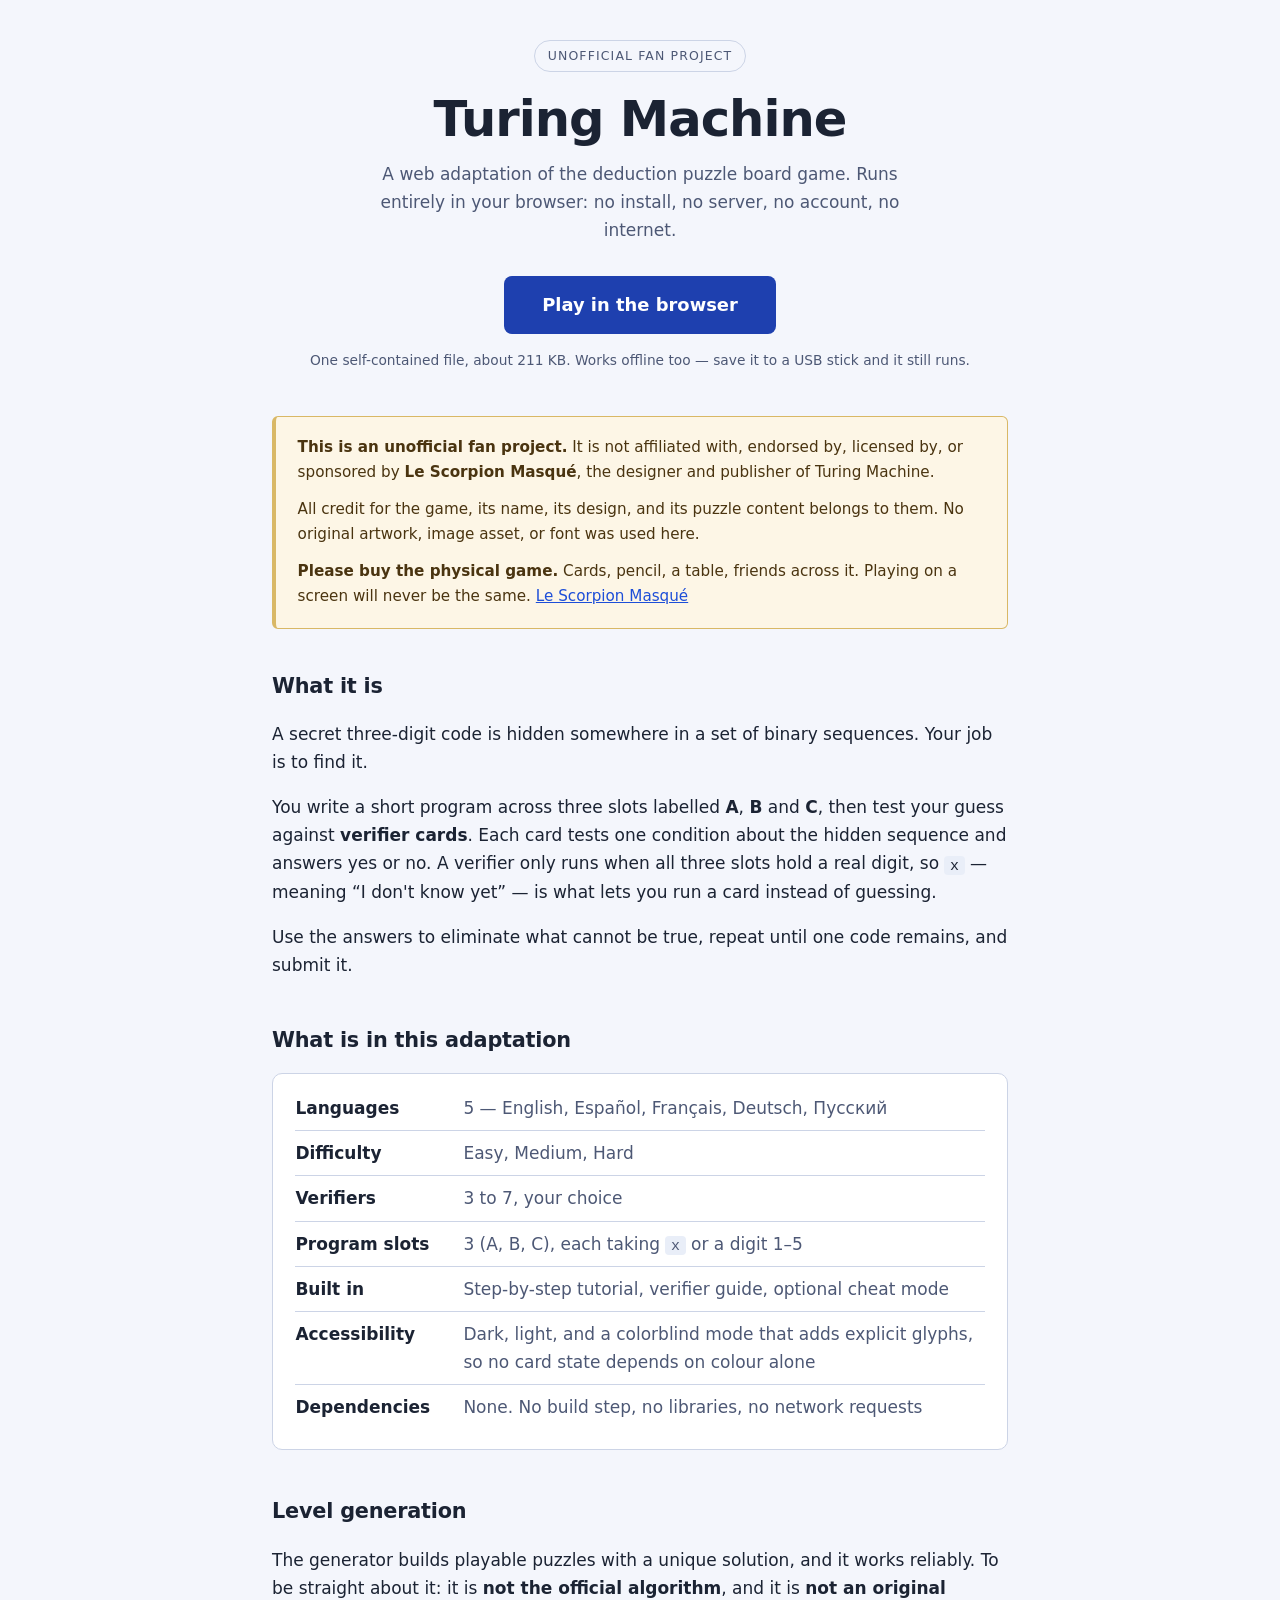
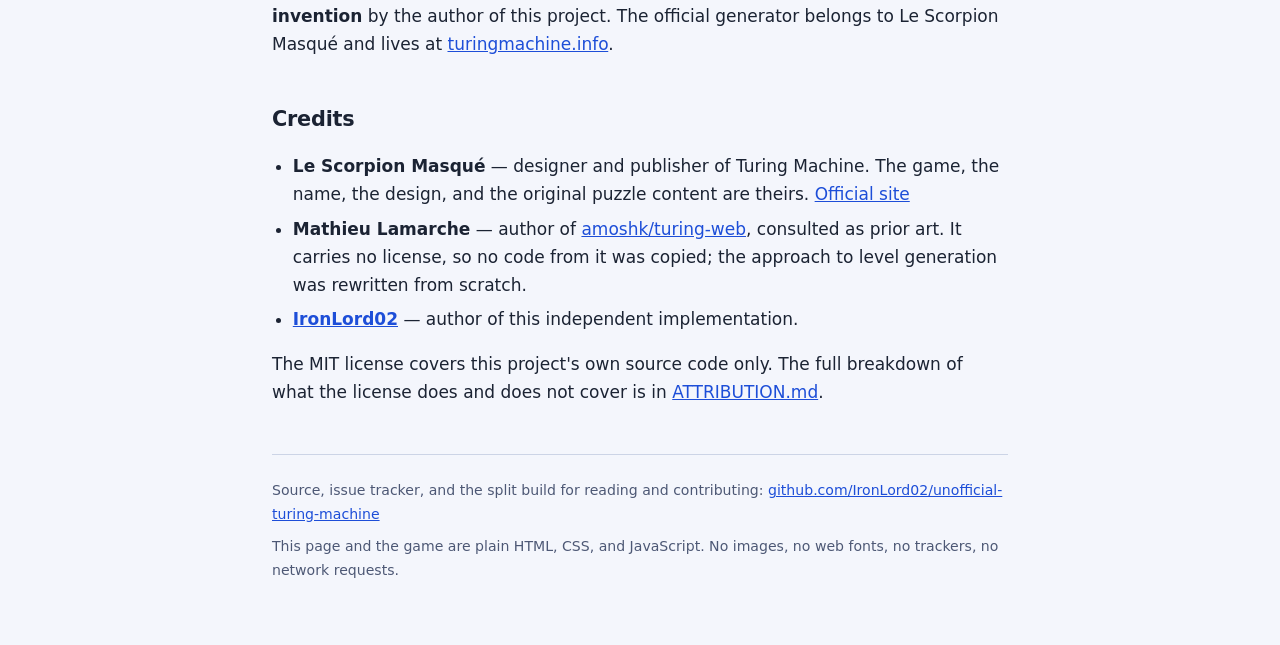
<file: index.html>
<!DOCTYPE html>
<html lang="en">
<head>
    <meta charset="UTF-8">
    <meta name="viewport" content="width=device-width, initial-scale=1.0">
    <title>Turing Machine — Unofficial Web Adaptation</title>
    <meta name="description" content="An unofficial, fan-made web adaptation of the Turing Machine board game by Le Scorpion Masque. Plays in your browser, fully offline, no install and no server.">
    <meta name="color-scheme" content="dark light">
    <style>
/* ============================================================
   Landing page — no external requests, no images, no web fonts.
   Every visual is CSS. Same palette family as the game itself.
   ============================================================ */

:root {
    --bg: #14142b;
    --bg-panel: #1c1c38;
    --bg-panel2: #232346;
    --line: #34345c;
    --text: #e6e6f0;
    --text-muted: #b4bad4;
    --accent: #3b82f6;
    --accent-strong: #1d4ed8;
    --warn-bg: #2a2013;
    --warn-line: #7a5a1e;
    --warn-text: #f0d9a8;
    --maxw: 46rem;
}

@media (prefers-color-scheme: light) {
    :root {
        --bg: #f4f6fc;
        --bg-panel: #ffffff;
        --bg-panel2: #e9eef8;
        --line: #ccd4e6;
        --text: #1b2333;
        --text-muted: #4d5875;
        --accent: #1d4ed8;
        --accent-strong: #1e40af;
        --warn-bg: #fdf6e6;
        --warn-line: #d9b866;
        --warn-text: #4a3410;
    }
}

* { box-sizing: border-box; }

body {
    margin: 0;
    padding: 2.5rem 1.25rem 4rem;
    background: var(--bg);
    color: var(--text);
    font-family: system-ui, -apple-system, "Segoe UI", Roboto, "Helvetica Neue", Arial, sans-serif;
    font-size: 17px;
    line-height: 1.65;
}

.wrap { max-width: var(--maxw); margin: 0 auto; }

a { color: var(--accent); }

a:focus-visible,
.cta:focus-visible {
    outline: 3px solid var(--accent);
    outline-offset: 3px;
    border-radius: 4px;
}

/* ---------- masthead ---------- */

.masthead { text-align: center; margin-bottom: 2.75rem; }

.eyebrow {
    display: inline-block;
    margin: 0 0 1.25rem;
    padding: 0.3rem 0.8rem;
    border: 1px solid var(--line);
    border-radius: 999px;
    font-size: 0.78rem;
    letter-spacing: 0.09em;
    text-transform: uppercase;
    color: var(--text-muted);
}

h1 {
    margin: 0 0 0.75rem;
    font-size: clamp(2.1rem, 7vw, 3.1rem);
    line-height: 1.12;
    letter-spacing: -0.02em;
}

.tagline {
    margin: 0 auto 2rem;
    max-width: 34rem;
    color: var(--text-muted);
}

.cta {
    display: inline-block;
    padding: 0.9rem 2.4rem;
    background: var(--accent-strong);
    color: #fff;
    font-size: 1.12rem;
    font-weight: 600;
    text-decoration: none;
    border-radius: 8px;
}

.cta:hover { background: var(--accent); }

.cta-note {
    margin: 0.9rem 0 0;
    font-size: 0.86rem;
    color: var(--text-muted);
}

/* ---------- callout ---------- */

.callout {
    margin: 0 0 2.5rem;
    padding: 1.15rem 1.35rem;
    background: var(--warn-bg);
    border: 1px solid var(--warn-line);
    border-left-width: 4px;
    border-radius: 6px;
    color: var(--warn-text);
    font-size: 0.95rem;
}

.callout p { margin: 0 0 0.75rem; }
.callout p:last-child { margin-bottom: 0; }
.callout strong { color: inherit; }

/* ---------- sections ---------- */

section { margin-bottom: 2.75rem; }

h2 {
    margin: 0 0 1rem;
    font-size: 1.3rem;
    letter-spacing: -0.01em;
}

.card {
    padding: 1.25rem 1.4rem;
    background: var(--bg-panel);
    border: 1px solid var(--line);
    border-radius: 10px;
}

dl.facts { margin: 0; }

dl.facts div {
    display: flex;
    gap: 1rem;
    padding: 0.5rem 0;
    border-top: 1px solid var(--line);
}

dl.facts div:first-child { border-top: 0; padding-top: 0; }

dl.facts dt {
    flex: 0 0 9.5rem;
    font-weight: 600;
}

dl.facts dd { margin: 0; color: var(--text-muted); }

ol.steps { margin: 0; padding-left: 1.3rem; }
ol.steps li { margin-bottom: 0.5rem; }
ol.steps li:last-child { margin-bottom: 0; }

ul.plain { margin: 0; padding-left: 1.3rem; }
ul.plain li { margin-bottom: 0.4rem; }
ul.plain li:last-child { margin-bottom: 0; }

code {
    padding: 0.1rem 0.35rem;
    background: var(--bg-panel2);
    border-radius: 4px;
    font-size: 0.88em;
}

.foot {
    margin-top: 3rem;
    padding-top: 1.5rem;
    border-top: 1px solid var(--line);
    font-size: 0.88rem;
    color: var(--text-muted);
}

.foot p { margin: 0 0 0.6rem; }
.foot p:last-child { margin-bottom: 0; }

@media (max-width: 30rem) {
    dl.facts div { flex-direction: column; gap: 0.1rem; }
    dl.facts dt { flex: none; }
}
    </style>
</head>
<body>
<div class="wrap">

    <header class="masthead">
        <p class="eyebrow">Unofficial fan project</p>
        <h1>Turing Machine</h1>
        <p class="tagline">
            A web adaptation of the deduction puzzle board game. Runs entirely in your
            browser: no install, no server, no account, no internet.
        </p>
        <a class="cta" href="tm-offline.html">Play in the browser</a>
        <p class="cta-note">
            One self-contained file, about 211&nbsp;KB. Works offline too — save it to a
            USB stick and it still runs.
        </p>
    </header>

    <div class="callout">
        <p>
            <strong>This is an unofficial fan project.</strong> It is not affiliated with,
            endorsed by, licensed by, or sponsored by <strong>Le Scorpion Masqu&eacute;</strong>,
            the designer and publisher of Turing Machine.
        </p>
        <p>
            All credit for the game, its name, its design, and its puzzle content belongs
            to them. No original artwork, image asset, or font was used here.
        </p>
        <p>
            <strong>Please buy the physical game.</strong> Cards, pencil, a table, friends
            across it. Playing on a screen will never be the same.
            <a href="https://www.scorpionmasque.com/en/turingmachine">Le Scorpion Masqu&eacute;</a>
        </p>
    </div>

    <main>
        <section>
            <h2>What it is</h2>
            <p>
                A secret three-digit code is hidden somewhere in a set of binary sequences.
                Your job is to find it.
            </p>
            <p>
                You write a short program across three slots labelled <strong>A</strong>,
                <strong>B</strong> and <strong>C</strong>, then test your guess against
                <strong>verifier cards</strong>. Each card tests one condition about the
                hidden sequence and answers yes or no. A verifier only runs when all three
                slots hold a real digit, so <code>x</code> — meaning &ldquo;I don't know
                yet&rdquo; — is what lets you run a card instead of guessing.
            </p>
            <p>
                Use the answers to eliminate what cannot be true, repeat until one code
                remains, and submit it.
            </p>
        </section>

        <section>
            <h2>What is in this adaptation</h2>
            <div class="card">
                <dl class="facts">
                    <div>
                        <dt>Languages</dt>
                        <dd>5 — English, Espa&ntilde;ol, Fran&ccedil;ais, Deutsch, &#1055;&#1091;&#1089;&#1089;&#1082;&#1080;&#1081;</dd>
                    </div>
                    <div>
                        <dt>Difficulty</dt>
                        <dd>Easy, Medium, Hard</dd>
                    </div>
                    <div>
                        <dt>Verifiers</dt>
                        <dd>3 to 7, your choice</dd>
                    </div>
                    <div>
                        <dt>Program slots</dt>
                        <dd>3 (A, B, C), each taking <code>x</code> or a digit 1&ndash;5</dd>
                    </div>
                    <div>
                        <dt>Built in</dt>
                        <dd>Step-by-step tutorial, verifier guide, optional cheat mode</dd>
                    </div>
                    <div>
                        <dt>Accessibility</dt>
                        <dd>Dark, light, and a colorblind mode that adds explicit glyphs, so
                            no card state depends on colour alone</dd>
                    </div>
                    <div>
                        <dt>Dependencies</dt>
                        <dd>None. No build step, no libraries, no network requests</dd>
                    </div>
                </dl>
            </div>
        </section>

        <section>
            <h2>Level generation</h2>
            <p>
                The generator builds playable puzzles with a unique solution, and it works
                reliably. To be straight about it: it is <strong>not the official
                algorithm</strong>, and it is <strong>not an original invention</strong>
                by the author of this project. The official generator belongs to
                Le Scorpion Masqu&eacute; and lives at
                <a href="https://turingmachine.info/">turingmachine.info</a>.
            </p>
        </section>

        <section>
            <h2>Credits</h2>
            <ul class="plain">
                <li>
                    <strong>Le Scorpion Masqu&eacute;</strong> — designer and publisher of
                    Turing Machine. The game, the name, the design, and the original puzzle
                    content are theirs.
                    <a href="https://www.scorpionmasque.com/en/turingmachine">Official site</a>
                </li>
                <li>
                    <strong>Mathieu Lamarche</strong> — author of
                    <a href="https://github.com/amoshk/turing-web">amoshk/turing-web</a>,
                    consulted as prior art. It carries no license, so no code from it was
                    copied; the approach to level generation was rewritten from scratch.
                </li>
                <li>
                    <strong><a href="https://github.com/IronLord02">IronLord02</a></strong>
                    — author of this independent implementation.
                </li>
            </ul>
            <p>
                The MIT license covers this project's own source code only. The full
                breakdown of what the license does and does not cover is in
                <a href="https://github.com/IronLord02/unofficial-turing-machine/blob/main/ATTRIBUTION.md">ATTRIBUTION.md</a>.
            </p>
        </section>
    </main>

    <footer class="foot">
        <p>
            Source, issue tracker, and the split build for reading and contributing:
            <a href="https://github.com/IronLord02/unofficial-turing-machine">github.com/IronLord02/unofficial-turing-machine</a>
        </p>
        <p>
            This page and the game are plain HTML, CSS, and JavaScript. No images, no web
            fonts, no trackers, no network requests.
        </p>
    </footer>

</div>
</body>
</html>
</file>
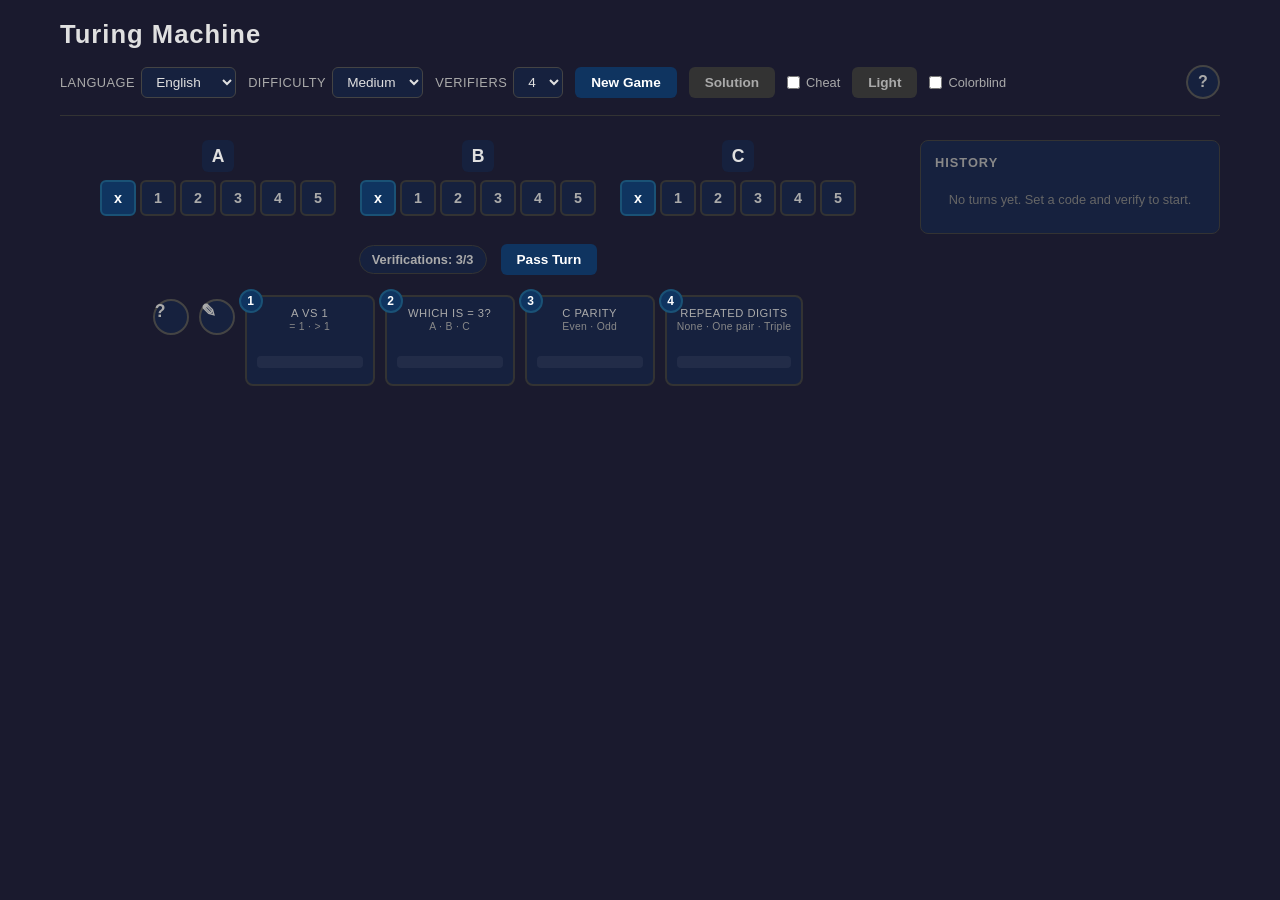
<file: src/index.html>
<!DOCTYPE html>
<html lang="en">
<head>
    <meta charset="UTF-8">
    <meta name="viewport" content="width=device-width, initial-scale=1.0">
    <title>Turing Machine — Unofficial Web Adaptation | Free Online Deduction Puzzle</title>
    <meta name="description" content="Unofficial fan-made web adaptation of the Turing Machine deduction board game. Play free online in your browser or offline from one self-contained HTML file. 5 languages, 3 difficulties, 3 to 7 verifier cards.">
    <meta name="keywords" content="board-game, deduction-game, logic-puzzle, turing-machine, fan-game, single-file, html5-game, javascript, unofficial">
    <meta name="author" content="IronLord02">
    <meta name="robots" content="index, follow">
    <link rel="canonical" href="https://ironlord02.github.io/unofficial-turing-machine/tm-offline.html">
    <meta property="og:type" content="website">
    <meta property="og:site_name" content="Turing Machine Web">
    <meta property="og:title" content="Turing Machine — Unofficial Web Adaptation">
    <meta property="og:description" content="Unofficial fan-made web adaptation of the Turing Machine deduction board game. Play free online in your browser or offline from one self-contained HTML file.">
    <meta property="og:url" content="https://ironlord02.github.io/unofficial-turing-machine/tm-offline.html">
    <meta name="twitter:card" content="summary">
    <meta name="twitter:title" content="Turing Machine — Unofficial Web Adaptation">
    <meta name="twitter:description" content="Unofficial fan-made web adaptation of the Turing Machine deduction board game. Play free online in your browser or offline from one self-contained HTML file.">
    <script type="application/ld+json">
    {"@context":"https://schema.org","@type":"SoftwareApplication","name":"Turing Machine — Unofficial Web Adaptation","applicationCategory":"GameApplication","operatingSystem":"Any (modern web browser)","url":"https://ironlord02.github.io/unofficial-turing-machine/tm-offline.html","inLanguage":["en","es","fr","de","ru"],"description":"Unofficial fan-made web adaptation of the Turing Machine deduction board game by Le Scorpion Masque. A secret three-digit code is hidden in a set of binary sequences; write a three-slot program and test it against verifier cards until one code remains. Plays fully in the browser with no server, no account, and no network requests.","playMode":"SinglePlayer","gamePlatform":"Web browser","isAccessibleForFree":true,"offers":{"@type":"Offer","price":"0","priceCurrency":"USD"},"author":{"@type":"Person","name":"IronLord02","url":"https://github.com/IronLord02"},"license":"https://github.com/IronLord02/unofficial-turing-machine/blob/main/LICENSE","codeRepository":"https://github.com/IronLord02/unofficial-turing-machine"}
    </script>
    <link rel="stylesheet" href="../css/style.css">
</head>
<body>
    <div class="container">
        <header>
            <h1>Turing Machine</h1>
            <div class="controls">
                <div class="control-group">
                    <label for="language" id="language-label">Language</label>
                    <select id="language">
                        <option value="en" selected>English</option>
                        <option value="es">Español</option>
                        <option value="fr">Français</option>
                        <option value="de">Deutsch</option>
                        <option value="ru">Русский</option>
                    </select>
                </div>
                <div class="control-group">
                    <label for="difficulty" id="difficulty-label">Difficulty</label>
                    <select id="difficulty">
                        <option value="0">Easy</option>
                        <option selected value="1">Medium</option>
                        <option value="2">Hard</option>
                    </select>
                </div>
                <div class="control-group">
                    <label for="verifiers" id="verifiers-label">Verifiers</label>
                    <select id="verifiers">
                        <option>3</option>
                        <option selected>4</option>
                        <option>5</option>
                        <option>6</option>
                        <option>7</option>
                    </select>
                </div>
                <button id="newgame" class="btn btn-primary">New Game</button>
                <button id="solution" class="btn btn-secondary">Solution</button>
                <label class="cheat-label" title="Cheat">
                    <input id="cheat" type="checkbox"> <span id="cheat-label">Cheat</span>
                </label>
                <button id="theme-toggle" class="btn btn-secondary">Light</button>
                <label class="cheat-label" title="Colorblind-friendly palette">
                    <input id="colorblind" type="checkbox"> <span id="colorblind-label">Colorblind</span>
                </label>
            </div>
            <button id="tutorial" class="tutorial-btn" type="button" aria-label="How to play" title="How to play">?</button>
        </header>

        <div id="level-status" class="level-status" hidden></div>

        <div class="game-layout">
            <main class="game-main">
                <section class="code-selector">
                    <div class="slot" id="slot-a">
                        <span class="slot-label">A</span>
                        <div class="slot-buttons">
                            <button class="slot-btn" data-value="x">x</button>
                            <button class="slot-btn" data-value="1">1</button>
                            <button class="slot-btn" data-value="2">2</button>
                            <button class="slot-btn" data-value="3">3</button>
                            <button class="slot-btn" data-value="4">4</button>
                            <button class="slot-btn" data-value="5">5</button>
                        </div>
                    </div>
                    <div class="slot" id="slot-b">
                        <span class="slot-label">B</span>
                        <div class="slot-buttons">
                            <button class="slot-btn" data-value="x">x</button>
                            <button class="slot-btn" data-value="1">1</button>
                            <button class="slot-btn" data-value="2">2</button>
                            <button class="slot-btn" data-value="3">3</button>
                            <button class="slot-btn" data-value="4">4</button>
                            <button class="slot-btn" data-value="5">5</button>
                        </div>
                    </div>
                    <div class="slot" id="slot-c">
                        <span class="slot-label">C</span>
                        <div class="slot-buttons">
                            <button class="slot-btn" data-value="x">x</button>
                            <button class="slot-btn" data-value="1">1</button>
                            <button class="slot-btn" data-value="2">2</button>
                            <button class="slot-btn" data-value="3">3</button>
                            <button class="slot-btn" data-value="4">4</button>
                            <button class="slot-btn" data-value="5">5</button>
                        </div>
                    </div>
                </section>

                <div class="turn-bar">
                    <span id="verifications-left" class="badge">Verifications: 3/3</span>
                    <button id="pass-turn" class="btn btn-primary">Pass Turn</button>
                </div>

                <div class="verifiers-area">
                    <button id="verifiers-help" class="verifiers-help-btn" type="button" aria-label="Verifier help">?</button>
                    <button id="verifiers-mark" class="verifiers-help-btn verifiers-mark-btn" type="button" aria-label="Mark verifier options">&#9998;</button>
                    <section class="verifiers-grid" id="verifiers-grid">
                        <!-- Verifier rectangles injected by JS -->
                    </section>
                </div>
            </main>

            <aside class="game-sidebar">
                <div class="sidebar-section">
                    <h3 id="history-title">History</h3>
                    <div id="history-list" class="history-list"></div>
                </div>
            </aside>
        </div>
    </div>

    <div id="toast" class="toast"></div>

    <div id="solution-modal" class="modal-overlay">
        <div class="modal-card solution-card">
            <button id="solution-modal-close" class="modal-close" type="button">&times;</button>
            <h2 id="solution-modal-title" class="modal-title"></h2>
            <div id="solution-slots" class="modal-slots"></div>
            <div class="modal-actions solution-check-actions">
                <button id="solution-check" class="btn btn-primary" type="button"></button>
            </div>
            <div id="solution-result" class="modal-result"></div>
            <div class="modal-actions">
                <button id="solution-newgame" class="btn btn-primary" type="button"></button>
            </div>
        </div>
    </div>

    <div id="verifiers-help-modal" class="modal-overlay">
        <div class="modal-card verifiers-help-card">
            <button id="verifiers-help-close" class="modal-close" type="button">&times;</button>
            <h2 id="verifiers-help-title" class="modal-title"></h2>
            <div id="verifiers-help-list" class="verifiers-help-list"></div>
        </div>
    </div>

    <div id="tutorial-modal" class="modal-overlay">
        <div class="modal-card tutorial-card">
            <button id="tutorial-close" class="modal-close" type="button">&times;</button>
            <h2 id="tutorial-title" class="modal-title"></h2>
            <div id="tutorial-body" class="tutorial-body"></div>
            <div class="modal-actions">
                <button id="tutorial-gotit" class="btn btn-primary" type="button"></button>
            </div>
        </div>
    </div>

    <div id="verifiers-mark-modal" class="modal-overlay">
        <div class="modal-card verifiers-mark-card">
            <button id="verifiers-mark-close" class="modal-close" type="button">&times;</button>
            <h2 id="verifiers-mark-title" class="modal-title"></h2>
            <div id="verifiers-mark-name" class="mark-verifier-name"></div>
            <div id="verifiers-mark-chips" class="mark-chips-row"></div>
            <div id="verifiers-mark-hint" class="mark-hint"></div>
        </div>
    </div>

    <script src="../js/game.js"></script>
</body>
</html>
</file>
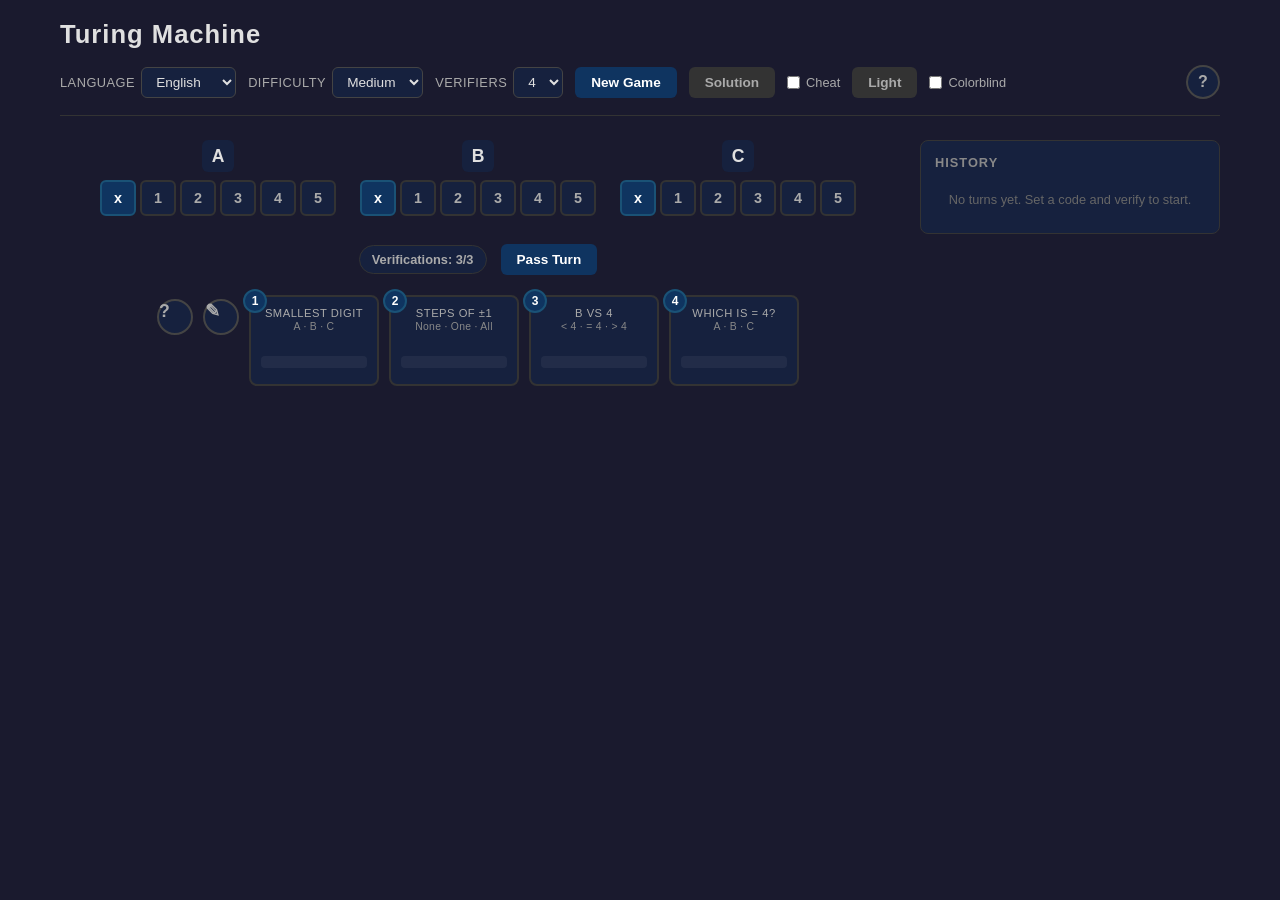
<file: tm-offline.html>
<!DOCTYPE html>
<html lang="en">
<head>
    <meta charset="UTF-8">
    <meta name="viewport" content="width=device-width, initial-scale=1.0">
    <title>Turing Machine — Unofficial Web Adaptation | Free Online Deduction Puzzle</title>
    <meta name="description" content="Unofficial fan-made web adaptation of the Turing Machine deduction board game. Play free online in your browser or offline from one self-contained HTML file. 5 languages, 3 difficulties, 3 to 7 verifier cards.">
    <meta name="keywords" content="board-game, deduction-game, logic-puzzle, turing-machine, fan-game, single-file, html5-game, javascript, unofficial">
    <meta name="author" content="IronLord02">
    <meta name="robots" content="index, follow">
    <link rel="canonical" href="https://ironlord02.github.io/unofficial-turing-machine/tm-offline.html">
    <meta property="og:type" content="website">
    <meta property="og:site_name" content="Turing Machine Web">
    <meta property="og:title" content="Turing Machine — Unofficial Web Adaptation">
    <meta property="og:description" content="Unofficial fan-made web adaptation of the Turing Machine deduction board game. Play free online in your browser or offline from one self-contained HTML file.">
    <meta property="og:url" content="https://ironlord02.github.io/unofficial-turing-machine/tm-offline.html">
    <meta name="twitter:card" content="summary">
    <meta name="twitter:title" content="Turing Machine — Unofficial Web Adaptation">
    <meta name="twitter:description" content="Unofficial fan-made web adaptation of the Turing Machine deduction board game. Play free online in your browser or offline from one self-contained HTML file.">
    <script type="application/ld+json">
    {"@context":"https://schema.org","@type":"SoftwareApplication","name":"Turing Machine — Unofficial Web Adaptation","applicationCategory":"GameApplication","operatingSystem":"Any (modern web browser)","url":"https://ironlord02.github.io/unofficial-turing-machine/tm-offline.html","inLanguage":["en","es","fr","de","ru"],"description":"Unofficial fan-made web adaptation of the Turing Machine deduction board game by Le Scorpion Masque. A secret three-digit code is hidden in a set of binary sequences; write a three-slot program and test it against verifier cards until one code remains. Plays fully in the browser with no server, no account, and no network requests.","playMode":"SinglePlayer","gamePlatform":"Web browser","isAccessibleForFree":true,"offers":{"@type":"Offer","price":"0","priceCurrency":"USD"},"author":{"@type":"Person","name":"IronLord02","url":"https://github.com/IronLord02"},"license":"https://github.com/IronLord02/unofficial-turing-machine/blob/main/LICENSE","codeRepository":"https://github.com/IronLord02/unofficial-turing-machine"}
    </script>
    <style>
/* ============================================================
   Turing Machine — Compact Grid Edition
   Theme via CSS variables: dark (default), light, colorblind
   ============================================================ */

:root {
    --bg: #1a1a2e;
    --bg-panel: #16213e;
    --bg-panel2: #0f1626;
    --line: #333;
    --line-strong: #444;
    --text: #e0e0e0;
    --text-muted: #aaa;
    --text-dim: #888;
    --text-faint: #666;
    --accent: #0f3460;
    --accent-hover: #1a5276;
    --green: #27ae60;
    --red: #e74c3c;
    --green-glow: rgba(39, 174, 96, 0.35);
    --red-glow: rgba(231, 76, 60, 0.35);
}

[data-theme="light"] {
    --bg: #f2f5fb;
    --bg-panel: #ffffff;
    --bg-panel2: #e9eef8;
    --line: #d5dbe8;
    --line-strong: #b9c2d6;
    --text: #1b2333;
    --text-muted: #4a5570;
    --text-dim: #6d7896;
    --text-faint: #98a2bb;
    --accent: #2563eb;
    --accent-hover: #3b82f6;
    --green: #16a34a;
    --red: #dc2626;
    --green-glow: rgba(22, 163, 74, 0.3);
    --red-glow: rgba(220, 38, 38, 0.3);
}

/* Colorblind-friendly palette: blue = true, orange = false.
   Plus explicit glyphs on verified verifiers (see below). */
[data-cb="on"] {
    --green: #0077cc;
    --red: #e07a00;
    --green-glow: rgba(0, 119, 204, 0.35);
    --red-glow: rgba(224, 122, 0, 0.35);
}

/* ============================================================
   Legacy fallback: browsers WITHOUT CSS custom properties
   (Android 4.4 default browser / old WebKit). Uses the default
   dark palette as literals. These rules are overridden by the
   var() rules that come after them, so modern browsers are
   unaffected; old browsers keep a readable dark theme.
   ============================================================ */
body { background: #1a1a2e; color: #e0e0e0; }
h1 { color: #e0e0e0; }
header { border-bottom-color: #333; }
.control-group label { color: #aaa; }
select { color: #e0e0e0; background-color: #16213e; border-color: #444; }
.btn-secondary { background-color: #333; color: #aaa; }
.cheat-label { color: #aaa; }
.slot-label { color: #e0e0e0; background-color: #16213e; }
.slot-btn { background-color: #16213e; color: #aaa; border-color: #333; }
.slot-btn.active { background-color: #0f3460; border-color: #1a5276; color: #fff; }
.verifier-rect { background-color: #16213e; border-color: #333; }
.verifier-name { color: #aaa; }
.verifier-opts { color: #888; }
.verifier-answer.satisfied { color: #27ae60; }
.verifier-answer.not-satisfied { color: #e74c3c; }
.verifier-answer.neutral { color: #888; }
.verifier-count { color: #888; }
.verifier-indicator { background-color: #333; }
.verifier-indicator.satisfied { background-color: #27ae60; }
.verifier-indicator.not-satisfied { background-color: #e74c3c; }
.verifier-rect.rect-satisfied { border-color: #27ae60; box-shadow: 0 0 8px rgba(39, 174, 96, 0.35); }
.verifier-rect.rect-unsatisfied { border-color: #e74c3c; box-shadow: 0 0 8px rgba(231, 76, 60, 0.35); }
.verifier-num { background: #0f3460; border-color: #1a5276; color: #fff; }
.verifier-rect.verified-green { border-color: #27ae60; box-shadow: 0 0 10px rgba(39, 174, 96, 0.35); }
.verifier-rect.verified-red { border-color: #e74c3c; box-shadow: 0 0 10px rgba(231, 76, 60, 0.35); }
.verifier-rect.verified-green .verifier-verdict { color: #27ae60; }
.verifier-rect.verified-red .verifier-verdict { color: #e74c3c; }
.alt-option { color: #aaa; }
.alt-option.current { color: #e0e0e0; }
.sidebar-section { background-color: #16213e; border-color: #333; }
.sidebar-section h3 { color: #888; }
.badge { background-color: #16213e; border-color: #333; color: #aaa; }
.badge-blocked { border-color: #e74c3c; color: #e74c3c; }
.history-entry { background-color: #0f1626; border-color: #333; }
.history-turn { color: #e0e0e0; }
.history-none { color: #666; }
.history-chip.ok { background: rgba(39, 174, 96, 0.18); color: #27ae60; border-color: #27ae60; }
.history-chip.no { background: rgba(231, 76, 60, 0.18); color: #e74c3c; border-color: #e74c3c; }
.toast { background-color: #0f3460; color: #fff; }
/* Offline edition additions */
.modal-card { background-color: #16213e; border-color: #444; }
.modal-close { color: #aaa; }
.modal-title { color: #e0e0e0; }
.modal-result { background-color: #0f1626; border-color: #333; }
.modal-result.win { background-color: rgba(39, 174, 96, 0.15); border-color: #27ae60; color: #27ae60; }
.modal-result.lose { background-color: rgba(231, 76, 60, 0.15); border-color: #e74c3c; color: #e74c3c; }
.verifiers-help-btn { background-color: #16213e; border-color: #444; color: #aaa; }
.verifiers-help-entry { background-color: #0f1626; border-color: #333; }
.verifiers-help-name { color: #e0e0e0; }
.verifiers-help-opts { color: #888; }
.verifiers-help-desc { color: #aaa; }
.verifiers-help-num { background: #0f3460; border-color: #1a5276; color: #fff; }
.verifier-opts .opt-marked { color: #888; }
.mark-chip { background-color: #0f1626; border-color: #444; color: #e0e0e0; }
.mark-verifier-name { color: #e0e0e0; }
.mark-hint { color: #888; }
.tutorial-btn { background-color: #16213e; border-color: #444; color: #aaa; }
.tutorial-section h3 { color: #e0e0e0; border-left: 3px solid #0f3460; padding-left: 10px; }
.tutorial-section p, .tutorial-list li { color: #888; }
.tutorial-list li::before { color: #0f3460; }

* {
    margin: 0;
    padding: 0;
    box-sizing: border-box;
}

body {
    font-family: 'Segoe UI', Tahoma, Geneva, Verdana, sans-serif;
    background: var(--bg);
    color: var(--text);
    min-height: 100vh;
    transition: background 0.2s ease, color 0.2s ease;
}

.container {
    max-width: 1200px;
    margin: 0 auto;
    padding: 20px;
}

/* Header */
header {
    display: flex;
    align-items: center;
    justify-content: space-between;
    flex-wrap: wrap;
    gap: 16px;
    margin-bottom: 24px;
    padding-bottom: 16px;
    border-bottom: 1px solid var(--line);
}

h1 {
    font-size: 1.6rem;
    font-weight: 700;
    color: var(--text);
    letter-spacing: 1px;
}

.controls {
    display: flex;
    align-items: center;
    gap: 12px;
    flex-wrap: wrap;
}

.control-group {
    display: flex;
    align-items: center;
    gap: 6px;
}

.control-group label {
    font-size: 0.8rem;
    color: var(--text-muted);
    text-transform: uppercase;
    letter-spacing: 0.5px;
}

select {
    background: var(--bg-panel);
    color: var(--text);
    border: 1px solid var(--line-strong);
    border-radius: 6px;
    padding: 6px 10px;
    font-size: 0.85rem;
    cursor: pointer;
}

select:focus {
    outline: none;
    border-color: var(--accent);
}

.btn {
    padding: 8px 16px;
    border: none;
    border-radius: 6px;
    font-size: 0.85rem;
    font-weight: 600;
    cursor: pointer;
    transition: all 0.15s ease;
}

.btn-primary {
    background: var(--accent);
    color: #fff;
}

.btn-primary:hover {
    background: var(--accent-hover);
}

.btn-secondary {
    background: var(--line);
    color: var(--text-muted);
}

.btn-secondary:hover {
    background: var(--line-strong);
    color: var(--text);
}

.cheat-label {
    display: flex;
    align-items: center;
    gap: 6px;
    font-size: 0.8rem;
    color: var(--text-muted);
    cursor: pointer;
}

/* Code Selector */
.code-selector {
    display: flex;
    gap: 24px;
    justify-content: center;
    margin-bottom: 28px;
}

.slot {
    display: flex;
    flex-direction: column;
    align-items: center;
    gap: 8px;
}

.slot-label {
    font-size: 1.1rem;
    font-weight: 700;
    color: var(--text);
    width: 32px;
    height: 32px;
    display: flex;
    align-items: center;
    justify-content: center;
    background: var(--bg-panel);
    border-radius: 6px;
}

.slot-buttons {
    display: flex;
    gap: 4px;
}

.slot-btn {
    width: 36px;
    height: 36px;
    border: 2px solid var(--line);
    border-radius: 6px;
    background: var(--bg-panel);
    color: var(--text-muted);
    font-size: 0.9rem;
    font-weight: 600;
    cursor: pointer;
    transition: all 0.15s ease;
}

.slot-btn:hover {
    border-color: var(--accent);
    color: var(--text);
}

.slot-btn.active {
    background: var(--accent);
    border-color: var(--accent-hover);
    color: #fff;
}

.slot-btn:disabled {
    opacity: 0.45;
    cursor: default;
}

.slot-btn:disabled:hover {
    border-color: var(--line);
    color: var(--text-muted);
}

/* Verifiers Grid */
.verifiers-grid {
    display: flex;
    flex-wrap: wrap;
    gap: 10px;
    justify-content: center;
    margin-bottom: 28px;
}

.verifier-rect {
    background: var(--bg-panel);
    border: 2px solid var(--line);
    border-radius: 8px;
    padding: 10px;
    min-width: 130px;
    max-width: 160px;
    cursor: pointer;
    transition: all 0.2s ease;
    position: relative;
}

.verifier-rect:hover {
    border-color: var(--accent);
    transform: translateY(-2px);
}

.verifier-rect.expanded {
    min-width: 260px;
    max-width: 300px;
}

.verifier-name {
    font-size: 0.7rem;
    color: var(--text-muted);
    text-transform: uppercase;
    letter-spacing: 0.5px;
    margin-bottom: 2px;
    text-align: center;
}

.verifier-opts {
    font-size: 0.65rem;
    color: var(--text-dim);
    text-align: center;
    margin-bottom: 4px;
    letter-spacing: 0.3px;
}

.verifier-answer {
    font-size: 0.95rem;
    font-weight: 700;
    text-align: center;
    padding: 6px 0;
    border-radius: 4px;
    margin-bottom: 6px;
}

.verifier-answer.satisfied {
    background: rgba(39, 174, 96, 0.2);
    color: var(--green);
}

.verifier-answer.not-satisfied {
    background: rgba(231, 76, 60, 0.2);
    color: var(--red);
}

.verifier-answer.neutral {
    background: rgba(255, 255, 255, 0.05);
    color: var(--text-dim);
}

.verifier-count {
    font-size: 0.7rem;
    color: var(--text-dim);
    text-align: center;
    margin-top: 2px;
}

.verifier-indicator {
    width: 100%;
    height: 4px;
    border-radius: 2px;
    background: var(--line);
    margin-top: 6px;
}

.verifier-indicator.satisfied {
    background: var(--green);
}

.verifier-indicator.not-satisfied {
    background: var(--red);
}

/* Border color for whole rectangle based on correctness */
.verifier-rect.rect-satisfied {
    border-color: var(--green);
    box-shadow: 0 0 8px var(--green-glow);
}

.verifier-rect.rect-unsatisfied {
    border-color: var(--red);
    box-shadow: 0 0 8px var(--red-glow);
}

/* Verifier number badge */
.verifier-num {
    position: absolute;
    top: -8px;
    left: -8px;
    width: 24px;
    height: 24px;
    border-radius: 50%;
    background: var(--accent);
    color: #fff;
    font-size: 0.75rem;
    font-weight: 700;
    display: flex;
    align-items: center;
    justify-content: center;
    border: 2px solid var(--accent-hover);
    z-index: 1;
}

/* Verdict text shown after verifying */
.verifier-verdict {
    font-size: 0.95rem;
    font-weight: 800;
    text-align: center;
    padding: 4px 0;
    min-height: 20px;
}

/* Locked verdict states (green = true, red = false) */
.verifier-rect.verified-green {
    border-color: var(--green);
    box-shadow: 0 0 10px var(--green-glow);
}

.verifier-rect.verified-green .verifier-verdict {
    color: var(--green);
}

.verifier-rect.verified-red {
    border-color: var(--red);
    box-shadow: 0 0 10px var(--red-glow);
}

.verifier-rect.verified-red .verifier-verdict {
    color: var(--red);
}

.verifier-rect.locked {
    cursor: default;
}

/* Verified verifiers keep their color on hover; blocked ones stay dimmed */
.verifier-rect.verified-green.locked:hover {
    border-color: var(--green);
    transform: none;
}

.verifier-rect.verified-red.locked:hover {
    border-color: var(--red);
    transform: none;
}

.verifier-rect.blocked {
    opacity: 0.4;
    cursor: default;
}

.verifier-rect.blocked:hover {
    border-color: var(--line);
    transform: none;
}

/* Colorblind mode: explicit glyphs in addition to the palette swap */
[data-cb="on"] .verifier-rect.verified-green::after,
[data-cb="on"] .verifier-rect.verified-red::after {
    position: absolute;
    top: 2px;
    right: 6px;
    font-size: 1rem;
    font-weight: 800;
}

[data-cb="on"] .verifier-rect.verified-green::after {
    content: '✓';
    color: var(--green);
}

[data-cb="on"] .verifier-rect.verified-red::after {
    content: '✗';
    color: var(--red);
}

/* Mini grid inside expanded verifier */
.verifier-mini-grid {
    display: none;
    margin-top: 8px;
}

.verifier-rect.expanded .verifier-mini-grid {
    display: block;
}

.mini-grid {
    display: -webkit-box;
    display: -webkit-flex;
    display: -ms-flexbox;
    display: flex;
    -webkit-box-orient: horizontal;
    -webkit-flex-wrap: wrap;
    flex-wrap: wrap;
    gap: 1px;
    background: var(--bg-panel2);
    border-radius: 4px;
    padding: 4px;
}

/* Modern browsers: exact grid layout (the flex above is a no-op fallback) */
@supports (display: grid) {
    .mini-grid {
        display: grid;
        gap: 1px;
    }
    .mini-cell {
        margin: 0;
    }
}

.mini-cell {
    width: 8px;
    height: 8px;
    border-radius: 1px;
    margin: 0.5px;
}

.mini-cell.green {
    background: var(--green);
}

.mini-cell.red {
    background: var(--red);
}

.mini-cell.empty {
    background: transparent;
}

/* Verifier answer alternatives */
.verifier-alternatives {
    display: none;
    margin-top: 6px;
    padding-top: 6px;
    border-top: 1px solid var(--line);
}

.verifier-rect.expanded .verifier-alternatives {
    display: block;
}

.alt-option {
    font-size: 0.7rem;
    color: var(--text-muted);
    padding: 2px 4px;
    border-radius: 3px;
    margin-bottom: 2px;
    cursor: pointer;
    transition: background 0.1s;
}

.alt-option:hover {
    background: rgba(255, 255, 255, 0.05);
}

.alt-option.current {
    color: var(--text);
    font-weight: 600;
}

/* Game layout */
.game-layout {
    display: flex;
    gap: 24px;
    align-items: flex-start;
}

.game-main {
    flex: 1;
    min-width: 0;
}

.game-sidebar {
    width: 300px;
    flex-shrink: 0;
}

.sidebar-section {
    background: var(--bg-panel);
    border: 1px solid var(--line);
    border-radius: 8px;
    padding: 14px;
    margin-bottom: 14px;
}

.sidebar-section h3 {
    font-size: 0.8rem;
    color: var(--text-dim);
    text-transform: uppercase;
    letter-spacing: 1px;
    margin-bottom: 10px;
}

.turn-bar {
    display: flex;
    align-items: center;
    justify-content: center;
    gap: 14px;
    margin-bottom: 20px;
}

.badge {
    background: var(--bg-panel);
    border: 1px solid var(--line);
    color: var(--text-muted);
    font-size: 0.8rem;
    font-weight: 600;
    padding: 6px 12px;
    border-radius: 20px;
}

.badge-blocked {
    border-color: var(--red);
    color: var(--red);
}

/* History */
.history-list {
    max-height: 320px;
    overflow-y: auto;
    display: flex;
    flex-direction: column;
    gap: 10px;
}

.history-empty {
    color: var(--text-faint);
    font-size: 0.8rem;
    text-align: center;
    padding: 12px 0;
}

.history-entry {
    background: var(--bg-panel2);
    border: 1px solid var(--line);
    border-radius: 6px;
    padding: 8px 10px;
}

.history-turn {
    font-size: 0.78rem;
    font-weight: 700;
    color: var(--text);
    margin-bottom: 6px;
}

.history-none {
    font-size: 0.72rem;
    color: var(--text-faint);
    font-style: italic;
}

.history-chips {
    display: flex;
    flex-wrap: wrap;
    gap: 6px;
}

.history-chip {
    font-size: 0.7rem;
    font-weight: 700;
    padding: 2px 8px;
    border-radius: 12px;
}

.history-chip.ok {
    background: rgba(39, 174, 96, 0.18);
    color: var(--green);
    border: 1px solid var(--green);
}

.history-chip.no {
    background: rgba(231, 76, 60, 0.18);
    color: var(--red);
    border: 1px solid var(--red);
}

/* Toast */
.toast {
    position: fixed;
    bottom: 24px;
    left: 50%;
    transform: translateX(-50%) translateY(80px);
    background: var(--accent);
    color: #fff;
    padding: 10px 20px;
    border-radius: 8px;
    font-size: 0.85rem;
    font-weight: 600;
    opacity: 0;
    transition: all 0.25s ease;
    pointer-events: none;
    z-index: 100;
    box-shadow: 0 4px 14px rgba(0, 0, 0, 0.4);
}

.toast.show {
    opacity: 1;
    transform: translateX(-50%) translateY(0);
}

.level-status {
    margin: 0 4px 6px;
    font-size: 0.78rem;
    font-weight: 600;
    padding: 4px 10px;
    border-radius: 6px;
    background: rgba(128, 128, 128, 0.15);
    color: #2ecc71;
}

.level-status.err {
    color: #e74c3c;
}

/* Solution Modal */
.modal-overlay {
    position: fixed;
    top: 0;
    right: 0;
    bottom: 0;
    left: 0;
    background: rgba(0, 0, 0, 0.6);
    display: flex;
    align-items: center;
    justify-content: center;
    z-index: 1000;
    opacity: 0;
    visibility: hidden;
    transition: opacity 0.25s ease, visibility 0.25s ease;
    padding: 20px;
}

.modal-overlay.open {
    opacity: 1;
    visibility: visible;
}

.modal-card {
    background: var(--bg-panel);
    border: 1px solid var(--line-strong);
    border-radius: 12px;
    padding: 18px 22px 16px;
    width: 100%;
    max-width: 420px;
    box-shadow: 0 12px 40px rgba(0, 0, 0, 0.5);
    transform: translateY(12px) scale(0.98);
    transition: transform 0.25s ease;
    position: relative;
    max-height: 90vh;
    overflow-y: auto;
}

.modal-overlay.open .modal-card {
    transform: translateY(0) scale(1);
}

.modal-close {
    position: absolute;
    top: 8px;
    right: 12px;
    background: none;
    border: none;
    color: var(--text-muted);
    font-size: 1.1rem;
    cursor: pointer;
    line-height: 1;
    padding: 3px;
    z-index: 2;
    transition: color 0.15s;
}

.modal-close:hover {
    color: var(--text);
}

.modal-title {
    font-size: 0.95rem;
    font-weight: 700;
    color: var(--text);
    margin-bottom: 14px;
    text-align: center;
}

.modal-slots {
    display: flex;
    justify-content: center;
    gap: 16px;
    flex-wrap: wrap;
    margin-bottom: 18px;
}

.modal-result {
    margin-top: 14px;
    padding: 14px;
    border-radius: 8px;
    text-align: center;
    font-weight: 700;
    font-size: 0.95rem;
    border: 1px solid var(--line);
    background: var(--bg-panel2);
    min-height: 48px;
}

.modal-result.win {
    background: rgba(39, 174, 96, 0.15);
    border-color: var(--green);
    color: var(--green);
    box-shadow: 0 0 20px var(--green-glow);
}

.modal-result.lose {
    background: rgba(231, 76, 60, 0.15);
    border-color: var(--red);
    color: var(--red);
    box-shadow: 0 0 20px var(--red-glow);
}

.verifiers-area {
    display: flex;
    align-items: flex-start;
    justify-content: center;
    gap: 10px;
    margin-bottom: 28px;
}
.verifiers-area .verifiers-grid {
    margin-bottom: 0;
}
.verifiers-help-btn {
    flex-shrink: 0;
    width: 36px;
    height: 36px;
    margin-top: 4px;
    border-radius: 50%;
    border: 2px solid var(--line-strong);
    background: var(--bg-panel);
    color: var(--text-muted);
    font-size: 1.1rem;
    font-weight: 800;
    cursor: pointer;
    transition: all 0.15s ease;
}
.verifiers-help-btn:hover {
    border-color: var(--accent);
    color: var(--text);
}
.verifiers-help-card {
    max-width: 560px;
}

/* Tutorial (How to play) */
.tutorial-btn {
    flex-shrink: 0;
    width: 34px;
    height: 34px;
    border-radius: 50%;
    border: 2px solid var(--line-strong);
    background: var(--bg-panel);
    color: var(--text-muted);
    font-size: 1rem;
    font-weight: 800;
    cursor: pointer;
    transition: all 0.15s ease;
    display: flex;
    align-items: center;
    justify-content: center;
    line-height: 1;
}
.tutorial-btn:hover {
    border-color: var(--accent);
    color: var(--text);
}
.tutorial-card {
    max-width: 520px;
    padding: 14px 18px 12px;
    display: flex;
    flex-direction: column;
}
.tutorial-card .modal-title {
    font-size: 0.85rem;
    margin-bottom: 12px;
    padding-bottom: 8px;
    border-bottom: 1px solid var(--line);
    text-align: center;
    flex-shrink: 0;
}
.tutorial-body {
    flex: 1 1 auto;
    min-height: 0;
    overflow-y: auto;
    padding-right: 4px;
    padding-bottom: 4px;
}
.tutorial-section + .tutorial-section {
    margin-top: 14px;
    padding-top: 10px;
    border-top: 1px solid var(--line);
}
.tutorial-section h3 {
    font-size: 0.78rem;
    font-weight: 700;
    color: var(--text);
    margin-bottom: 10px;
    padding-left: 10px;
    border-left: 3px solid var(--accent);
}
.tutorial-section p {
    font-size: 0.75rem;
    color: var(--text-dim);
    line-height: 1.5;
    margin-bottom: 6px;
    padding-left: 2px;
}
.tutorial-list {
    list-style: none;
    padding: 0;
    margin: 0;
}
.tutorial-list li {
    font-size: 0.73rem;
    color: var(--text-dim);
    line-height: 1.4;
    padding: 3px 0 3px 14px;
    position: relative;
}
.tutorial-list li::before {
    content: '\2022';
    position: absolute;
    left: 2px;
    color: var(--accent);
    font-size: 0.7rem;
}
.tutorial-card .modal-actions {
    margin-top: 14px;
    padding-top: 10px;
    border-top: 1px solid var(--line);
    flex-shrink: 0;
}
.tutorial-card .modal-actions .btn {
    font-size: 0.72rem;
    padding: 5px 20px;
}
.solution-card {
    max-width: 460px;
    padding: 14px 18px 12px;
    display: flex;
    flex-direction: column;
}
.solution-card .modal-title {
    font-size: 0.85rem;
    margin-bottom: 12px;
    padding-bottom: 8px;
    border-bottom: 1px solid var(--line);
    text-align: center;
    flex-shrink: 0;
}
.solution-card #solution-slots {
    flex: 1 1 auto;
    min-height: 0;
    overflow-y: auto;
    margin: 2px -6px 0;
    padding: 4px 6px;
    justify-content: center;
    align-content: flex-start;
}
.solution-card .solution-check-actions {
    margin-top: 12px;
    padding-top: 10px;
    border-top: 1px solid var(--line);
    flex-shrink: 0;
}
.solution-card .modal-actions .btn {
    font-size: 0.72rem;
    padding: 5px 20px;
}
.solution-card .modal-result {
    flex-shrink: 0;
}
.solution-card #solution-newgame {
    display: none;
}
.verifiers-help-list {
    max-height: 60vh;
    overflow-y: auto;
    display: flex;
    flex-direction: column;
    gap: 12px;
    padding-right: 4px;
}
.verifiers-help-entry {
    background: var(--bg-panel2);
    border: 1px solid var(--line);
    border-radius: 8px;
    padding: 12px 14px;
}
.verifiers-help-head {
    display: flex;
    align-items: baseline;
    gap: 10px;
    margin-bottom: 6px;
}
.verifiers-help-num {
    flex-shrink: 0;
    width: 22px;
    height: 22px;
    border-radius: 50%;
    background: var(--accent);
    color: #fff;
    font-size: 0.7rem;
    font-weight: 700;
    display: flex;
    align-items: center;
    justify-content: center;
    border: 2px solid var(--accent-hover);
}
.verifiers-help-name {
    font-weight: 700;
    font-size: 0.9rem;
    color: var(--text);
}
.verifiers-help-opts {
    font-size: 0.72rem;
    color: var(--text-dim);
    margin-bottom: 6px;
}
.verifier-opts .opt-marked {
    text-decoration: line-through;
    text-decoration-color: #e74c3c;
    text-decoration-thickness: 2px;
    color: var(--text-dim);
    opacity: 0.75;
    background: rgba(231, 76, 60, 0.12);
    border-radius: 2px;
    padding: 0 2px;
}
.verifiers-help-desc {
    font-size: 0.85rem;
    color: var(--text-muted);
    line-height: 1.45;
}

/* Mark mode — pencil toggle for marking discarded options */
.verifiers-mark-btn.active {
    border-color: #e74c3c;
    color: #e74c3c;
    background: rgba(231, 76, 60, 0.1);
}
@keyframes verifier-sway {
    0%, 100% { transform: rotate(0deg); }
    25% { transform: rotate(-1.2deg); }
    75% { transform: rotate(1.2deg); }
}
.marking-mode .verifier-rect:not(.locked) {
    animation: verifier-sway 1.6s ease-in-out infinite;
    cursor: pointer;
}
.marking-mode .verifier-rect:not(.locked):hover {
    box-shadow: 0 0 0 2px #e74c3c;
}
.mark-indicator {
    position: absolute;
    top: 4px;
    right: 4px;
    width: 8px;
    height: 8px;
    border-radius: 50%;
    background: #e74c3c;
    display: none;
}
.verifier-rect.has-marks .mark-indicator {
    display: block;
}
.verifiers-mark-card {
    max-width: 480px;
}
.mark-chip {
    display: inline-flex;
    align-items: center;
    justify-content: center;
    padding: 10px 20px;
    border-radius: 8px;
    border: 2px solid var(--line-strong);
    background: var(--bg-panel2);
    color: var(--text);
    font-size: 1.05rem;
    font-weight: 600;
    cursor: pointer;
    transition: all 0.15s ease;
    -webkit-user-select: none;
    user-select: none;
}
.mark-chip:hover {
    border-color: var(--accent);
    background: var(--bg-panel);
}
.mark-chip.marked {
    border-color: #e74c3c;
    background: rgba(231, 76, 60, 0.08);
    text-decoration: line-through;
    text-decoration-color: #e74c3c;
    text-decoration-thickness: 3px;
    color: var(--text-dim);
}
.mark-chips-row {
    display: flex;
    flex-wrap: wrap;
    gap: 10px;
    justify-content: center;
    margin-top: 14px;
}
.mark-verifier-name {
    font-size: 1rem;
    font-weight: 700;
    color: var(--text);
    text-align: center;
    margin-bottom: 4px;
}
.mark-hint {
    font-size: 0.78rem;
    color: var(--text-dim);
    text-align: center;
    margin-top: 12px;
}

/* Verifier eye: shown over the pending-reveal card, leaving the card visible behind */
.verifier-rect.pending-reveal {
    border-color: #ffd700;
    box-shadow: 0 0 0 2px rgba(255, 215, 0, 0.45);
}
.verifier-rect.pending-reveal .verifier-eye {
    display: flex;
}
.verifier-eye {
    display: none;
    position: absolute;
    top: 0;
    right: 0;
    bottom: 0;
    left: 0;
    border-radius: 8px;
    align-items: center;
    justify-content: center;
    background: radial-gradient(circle at 50% 50%, rgba(255, 215, 0, 0.14) 0%, rgba(255, 215, 0, 0.05) 55%, transparent 75%);
    pointer-events: none;
    z-index: 2;
    animation: eye-pop 0.35s ease;
}
.verifier-eye::before {
    content: '';
    position: absolute;
    width: 62px;
    height: 62px;
    border-radius: 50%;
    border: 2px dashed rgba(255, 215, 0, 0.65);
    animation: eye-ring 8s linear infinite;
}
.verifier-eye-icon {
    font-size: 26px;
    line-height: 1;
    filter: drop-shadow(0 0 6px rgba(255, 215, 0, 0.9));
    animation: eye-float 2.6s ease-in-out infinite;
    position: relative;
    z-index: 1;
}
@keyframes eye-pop {
    from { transform: scale(0.6); opacity: 0; }
    to { transform: scale(1); opacity: 1; }
}
@keyframes eye-ring {
    from { transform: rotate(0deg); }
    to { transform: rotate(360deg); }
}
@keyframes eye-float {
    0%, 100% { transform: translateY(0); }
    50% { transform: translateY(-3px); }
}

/* Card flip: verifier turns over to reveal the YES/NO result */
.verifier-rect.flipping {
    animation: card-flip 0.5s ease-in-out;
    z-index: 3;
}
@keyframes card-flip {
    0% { transform: perspective(600px) rotateY(0deg); }
    45% { transform: perspective(600px) rotateY(90deg); }
    55% { transform: perspective(600px) rotateY(-90deg); }
    100% { transform: perspective(600px) rotateY(0deg); }
}

.modal-actions {
    display: flex;
    justify-content: center;
    gap: 8px;
    margin-top: 12px;
}

.modal-actions .btn:disabled {
    opacity: 0.45;
    cursor: default;
}

.modal-slot-btn {
    min-width: 36px;
}

#solution-newgame {
    display: none;
}

/* Responsive */
@media (max-width: 768px) {
    header {
        -webkit-box-orient: vertical;
        flex-direction: column;
        align-items: stretch;
    }

    .controls {
        -webkit-box-orient: vertical;
        flex-direction: column;
        align-items: stretch;
        width: 100%;
    }

    .controls .control-group {
        justify-content: space-between;
        flex-wrap: wrap;
    }

    .controls .control-group select {
        flex: 1;
        max-width: 60%;
        min-width: 0;
    }

    .controls .btn,
    .controls .cheat-label {
        width: 100%;
    }

    #tutorial {
        align-self: center;
        margin-top: 4px;
    }

    .code-selector {
        flex-direction: column;
        align-items: center;
    }

    .verifiers-area {
        flex-wrap: wrap;
        justify-content: center;
    }

    .verifiers-grid {
        gap: 8px;
    }

    .verifier-rect {
        min-width: 110px;
        max-width: 140px;
    }

    .turn-bar {
        flex-wrap: wrap;
    }

    .game-layout {
        flex-direction: column;
    }

    .game-sidebar {
        width: 100%;
    }

    .modal-card {
        padding: 14px 14px 12px;
    }

    .tutorial-card .modal-title,
    .solution-card .modal-title {
        font-size: 0.84rem;
    }

    .solution-card .modal-slots {
        flex-direction: column;
        align-items: center;
    }
}
/* ============================================================
   Compatibility layer — legacy browsers (Android 4.4 / old WebKit)
   - Flexbox engine fallback: -webkit-box (2009) -> -webkit-flex (2012) -> flex
   - Prefixed transforms / transitions
   - Flex gap emulation (gap needs Chrome >= 84)
   - Prefixed animations
   Modern browsers simply override these with later canonical rules.
   ============================================================ */

/* 1) Flexbox engine fallback */
header, .controls, .control-group, .code-selector, .slot,
.slot-buttons, .slot-label, .verifier-num, .verifiers-help-num,
.game-layout, .turn-bar, .history-list, .history-chips,
.verifiers-area, .verifiers-help-head, .modal-overlay,
.modal-card, .modal-actions, .modal-slots, .mark-chip,
.tutorial-btn, .verifiers-help-btn {
    display: -webkit-box;
    display: -webkit-flex;
    display: -ms-flexbox;
    display: flex;
}

/* 2009 box orientation: horizontal by default, column for stacks */
.slot, .history-list, .modal-card, .game-layout, .turn-bar {
    -webkit-box-orient: vertical;
}
.controls, .code-selector, .slot-buttons, .verifiers-area,
.history-chips, .modal-actions, .modal-slots, .verifiers-help-head {
    -webkit-box-orient: horizontal;
}

/* 2009 box centering */
.slot, .slot-label, .verifier-num, .verifiers-help-num,
.modal-overlay, .mark-chip, .modal-actions,
.modal-slots, .verifiers-help-head, .tutorial-btn {
    -webkit-box-align: center;
    -webkit-box-pack: center;
}
.control-group {
    -webkit-box-align: center;
}

/* Verifier eye stays hidden except in pending-reveal state.
   Scoped fallback: only the pending-reveal rule may make it visible,
   never a generic container override. */
.verifier-rect.pending-reveal .verifier-eye {
    display: -webkit-box;
    display: -webkit-flex;
    display: -ms-flexbox;
    display: flex;
    -webkit-box-align: center;
    -webkit-box-pack: center;
}

/* 2) Prefixed transforms (WebKit < Safari 6.1) */
.verifier-rect:hover {
    -webkit-transform: translateY(-2px);
}
.toast {
    -webkit-transform: translateX(-50%) translateY(80px);
}
.toast.show {
    -webkit-transform: translateX(-50%) translateY(0);
}
.modal-card {
    -webkit-transform: translateY(12px) scale(0.98);
}
.modal-overlay.open .modal-card {
    -webkit-transform: translateY(0) scale(1);
}

/* 3) Prefixed transitions */
body {
    -webkit-transition: background 0.2s ease, color 0.2s ease;
}
.btn, .btn-secondary, .slot-btn, .verifiers-help-btn, .tutorial-btn, .mark-chip {
    -webkit-transition: all 0.15s ease;
}
.verifier-rect {
    -webkit-transition: all 0.2s ease;
}
.alt-option {
    -webkit-transition: background 0.1s;
}
.toast {
    -webkit-transition: all 0.25s ease;
}
.modal-overlay {
    -webkit-transition: opacity 0.25s ease, visibility 0.25s ease;
}
.modal-card {
    -webkit-transition: transform 0.25s ease;
}
.modal-close {
    -webkit-transition: color 0.15s;
}

/* 4) Flex gap emulation: browsers without gap (Chrome < 84).
       @supports is ignored by the oldest WebKit, which keeps the
       2009 box layout above instead. */
@supports not (gap: 10px) {
    .controls > * { margin: 0 6px; }
    .code-selector .slot { margin: 0 12px; }
    .slot-buttons .slot-btn { margin: 0 2px; }
    .verifiers-grid .verifier-rect { margin: 5px; }
    .turn-bar .badge, .turn-bar .btn { margin: 0 7px; }
    .history-list .history-entry { margin: 5px 0; }
    .history-chips .history-chip { margin: 0 3px; }
    .verifiers-area .verifiers-grid { margin: 0 5px; }
    .verifiers-help-btn { margin: 4px 5px 0; }
    .verifiers-help-head > * { margin: 0 5px; }
    .modal-slots .slot { margin: 0 8px; }
    .modal-actions .btn { margin: 0 5px; }
    .mark-chips-row .mark-chip { margin: 5px; }
}

/* 5) Prefixed animations + keyframes */
.verifier-rect.flipping {
    -webkit-animation: card-flip 0.5s ease-in-out;
}
.marking-mode .verifier-rect:not(.locked) {
    -webkit-animation: verifier-sway 1.6s ease-in-out infinite;
}
.verifier-eye {
    -webkit-animation: eye-pop 0.35s ease;
}
.verifier-eye::before {
    -webkit-animation: eye-ring 8s linear infinite;
}
.verifier-eye-icon {
    -webkit-animation: eye-float 2.6s ease-in-out infinite;
}
@-webkit-keyframes verifier-sway {
    0%, 100% { -webkit-transform: rotate(0deg); }
    25% { -webkit-transform: rotate(-1.2deg); }
    75% { -webkit-transform: rotate(1.2deg); }
}
@-webkit-keyframes eye-pop {
    from { -webkit-transform: scale(0.6); opacity: 0; }
    to { -webkit-transform: scale(1); opacity: 1; }
}
@-webkit-keyframes eye-ring {
    from { -webkit-transform: rotate(0deg); }
    to { -webkit-transform: rotate(360deg); }
}
@-webkit-keyframes eye-float {
    0%, 100% { -webkit-transform: translateY(0); }
    50% { -webkit-transform: translateY(-3px); }
}
@-webkit-keyframes card-flip {
    0% { -webkit-transform: rotateY(0deg); }
    45% { -webkit-transform: rotateY(90deg); }
    55% { -webkit-transform: rotateY(-90deg); }
    100% { -webkit-transform: rotateY(0deg); }
}

</style>
</head>
<body>
    <div class="container">
        <header>
            <h1>Turing Machine</h1>
            <div class="controls">
                <div class="control-group">
                    <label for="language" id="language-label">Language</label>
                    <select id="language">
                        <option value="en" selected>English</option>
                        <option value="es">Español</option>
                        <option value="fr">Français</option>
                        <option value="de">Deutsch</option>
                        <option value="ru">Русский</option>
                    </select>
                </div>
                <div class="control-group">
                    <label for="difficulty" id="difficulty-label">Difficulty</label>
                    <select id="difficulty">
                        <option value="0">Easy</option>
                        <option selected value="1">Medium</option>
                        <option value="2">Hard</option>
                    </select>
                </div>
                <div class="control-group">
                    <label for="verifiers" id="verifiers-label">Verifiers</label>
                    <select id="verifiers">
                        <option>3</option>
                        <option selected>4</option>
                        <option>5</option>
                        <option>6</option>
                        <option>7</option>
                    </select>
                </div>
                <button id="newgame" class="btn btn-primary">New Game</button>
                <button id="solution" class="btn btn-secondary">Solution</button>
                <label class="cheat-label" title="Cheat">
                    <input id="cheat" type="checkbox"> <span id="cheat-label">Cheat</span>
                </label>
                <button id="theme-toggle" class="btn btn-secondary">Light</button>
                <label class="cheat-label" title="Colorblind-friendly palette">
                    <input id="colorblind" type="checkbox"> <span id="colorblind-label">Colorblind</span>
                </label>
            </div>
            <button id="tutorial" class="tutorial-btn" type="button" aria-label="How to play" title="How to play">?</button>
        </header>

        <div id="level-status" class="level-status" hidden></div>

        <div class="game-layout">
            <main class="game-main">
                <section class="code-selector">
                    <div class="slot" id="slot-a">
                        <span class="slot-label">A</span>
                        <div class="slot-buttons">
                            <button class="slot-btn" data-value="x">x</button>
                            <button class="slot-btn" data-value="1">1</button>
                            <button class="slot-btn" data-value="2">2</button>
                            <button class="slot-btn" data-value="3">3</button>
                            <button class="slot-btn" data-value="4">4</button>
                            <button class="slot-btn" data-value="5">5</button>
                        </div>
                    </div>
                    <div class="slot" id="slot-b">
                        <span class="slot-label">B</span>
                        <div class="slot-buttons">
                            <button class="slot-btn" data-value="x">x</button>
                            <button class="slot-btn" data-value="1">1</button>
                            <button class="slot-btn" data-value="2">2</button>
                            <button class="slot-btn" data-value="3">3</button>
                            <button class="slot-btn" data-value="4">4</button>
                            <button class="slot-btn" data-value="5">5</button>
                        </div>
                    </div>
                    <div class="slot" id="slot-c">
                        <span class="slot-label">C</span>
                        <div class="slot-buttons">
                            <button class="slot-btn" data-value="x">x</button>
                            <button class="slot-btn" data-value="1">1</button>
                            <button class="slot-btn" data-value="2">2</button>
                            <button class="slot-btn" data-value="3">3</button>
                            <button class="slot-btn" data-value="4">4</button>
                            <button class="slot-btn" data-value="5">5</button>
                        </div>
                    </div>
                </section>

                <div class="turn-bar">
                    <span id="verifications-left" class="badge">Verifications: 3/3</span>
                    <button id="pass-turn" class="btn btn-primary">Pass Turn</button>
                </div>

                <div class="verifiers-area">
                    <button id="verifiers-help" class="verifiers-help-btn" type="button" aria-label="Verifier help">?</button>
                    <button id="verifiers-mark" class="verifiers-help-btn verifiers-mark-btn" type="button" aria-label="Mark verifier options">&#9998;</button>
                    <section class="verifiers-grid" id="verifiers-grid">
                        <!-- Verifier rectangles injected by JS -->
                    </section>
                </div>
            </main>

            <aside class="game-sidebar">
                <div class="sidebar-section">
                    <h3 id="history-title">History</h3>
                    <div id="history-list" class="history-list"></div>
                </div>
            </aside>
        </div>
    </div>

    <div id="toast" class="toast"></div>

    <div id="solution-modal" class="modal-overlay">
        <div class="modal-card solution-card">
            <button id="solution-modal-close" class="modal-close" type="button">&times;</button>
            <h2 id="solution-modal-title" class="modal-title"></h2>
            <div id="solution-slots" class="modal-slots"></div>
            <div class="modal-actions solution-check-actions">
                <button id="solution-check" class="btn btn-primary" type="button"></button>
            </div>
            <div id="solution-result" class="modal-result"></div>
            <div class="modal-actions">
                <button id="solution-newgame" class="btn btn-primary" type="button"></button>
            </div>
        </div>
    </div>

    <div id="verifiers-help-modal" class="modal-overlay">
        <div class="modal-card verifiers-help-card">
            <button id="verifiers-help-close" class="modal-close" type="button">&times;</button>
            <h2 id="verifiers-help-title" class="modal-title"></h2>
            <div id="verifiers-help-list" class="verifiers-help-list"></div>
        </div>
    </div>

    <div id="tutorial-modal" class="modal-overlay">
        <div class="modal-card tutorial-card">
            <button id="tutorial-close" class="modal-close" type="button">&times;</button>
            <h2 id="tutorial-title" class="modal-title"></h2>
            <div id="tutorial-body" class="tutorial-body"></div>
            <div class="modal-actions">
                <button id="tutorial-gotit" class="btn btn-primary" type="button"></button>
            </div>
        </div>
    </div>

    <div id="verifiers-mark-modal" class="modal-overlay">
        <div class="modal-card verifiers-mark-card">
            <button id="verifiers-mark-close" class="modal-close" type="button">&times;</button>
            <h2 id="verifiers-mark-title" class="modal-title"></h2>
            <div id="verifiers-mark-name" class="mark-verifier-name"></div>
            <div id="verifiers-mark-chips" class="mark-chips-row"></div>
            <div id="verifiers-mark-hint" class="mark-hint"></div>
        </div>
    </div>

    <script>
// ============================================================
// Turing Machine - Compact Grid Edition
// Game logic ported from amoshk/turing-web.github.io
// UI rewritten for compact rectangle verifiers
// ============================================================

(function () {
    'use strict';

    // === Legacy browser polyfills (Android 4.4 / old WebKit) ===
    // Array.prototype.fill (ES6) is missing on old engines. Without it,
    // init() crashes and the whole game appears dead.
    if (!Array.prototype.fill) {
        Array.prototype.fill = function (value) {
            for (var i = 0; i < this.length; i++) {
                this[i] = value;
            }
            return this;
        };
    }
    // classList multi-token add/remove and 2-argument toggle are missing
    // on old WebKit (only one-token operations exist).
    if (document.createElement('div').classList && window.DOMTokenList) {
        (function () {
            var proto = DOMTokenList.prototype;
            var add = proto.add;
            var remove = proto.remove;
            var toggle = proto.toggle;
            if (add && add.length < 2) {
                proto.add = function () {
                    for (var i = 0; i < arguments.length; i++) {
                        add.call(this, arguments[i]);
                    }
                };
            }
            if (remove && remove.length < 2) {
                proto.remove = function () {
                    for (var i = 0; i < arguments.length; i++) {
                        remove.call(this, arguments[i]);
                    }
                };
            }
            if (toggle && toggle.length < 2) {
                proto.toggle = function (token, force) {
                    if (force === undefined) {
                        return toggle.call(this, token);
                    }
                    var present = this.contains(token);
                    if (force) {
                        if (!present) { add.call(this, token); }
                    } else {
                        if (present) { remove.call(this, token); }
                    }
                };
            }
        })();
    }

    // --- State ---
    var pattern = null;
    var allCards = null;
    var cardNone = null;
    var criterias = null;
    var level = null;
    var selectedCode = ['x', 'x', 'x']; // A, B, C
    var gameOver = false;               // solution checked / given up: board is locked down
    var modalGuess = null;              // current guess inside the solution modal
    var markMode = false;               // pencil mode: verifiers are selectable for marking
    var verifierMarks = {};             // criterion name -> Set of marked opts (visual notes only)

    // Turn-based game state (physical game rules: max 3 verifications per turn)
    var turnNumber = 1;
    var maxVerifications = 3;
    var verificationsUsed = 0;
    var turnBlocked = false;
    var turnCode = null;         // code locked for the current turn after first verification
    var verifiedIndices = {};    // verifier index -> result (true=green, false=red) this turn
    var turnResults = [];        // [{index, result}] verifications accumulated this turn
    var history = [];            // [{turn, code, verifications:[{index, result}]}] finalized when the turn passes
    var selectedVerifiers = {};  // verifier index -> true (pending reveal this turn)
    var revealedThisTurn = false; // reveal animation ran; button now says "Pass Turn"

    // --- Pattern Loading ---
    function patternLoad(data) {
        var idx = 0;
        var slots = parseInt(data.charAt(idx++));
        var order = parseInt(data.charAt(idx++));
        var nb = Math.pow(order, slots);
        var patterns = [];

        for (var i = 0; i < nb; i++) {
            var pat = [];
            for (var s = 0; s < slots; s++) {
                pat.push(parseInt(data.charAt(idx++)));
            }
            patterns.push({ n: pat });
        }

        return { pattern: patterns, order: order, slots: slots };
    }

    // --- Card Generation ---
    function criteriaGenerate(patterns, name, fullname, criteriaFn, parent) {
        var tab = [];
        for (var i = 0; i < patterns.pattern.length; i++) {
            tab[i] = criteriaFn(patterns.pattern[i]);
        }
        return {
            name: name,
            fullname: fullname,
            card: tab,
            parent: parent || null
        };
    }

    function generateCards(pat) {
        var c = [];
        for (var s = 0; s < pat.slots; s++) {
            var slot = [];
            for (var o = 0; o < pat.order; o++) {
                var name = '';
                for (var ns = 0; ns < pat.slots; ns++) {
                    name += (ns === s) ? (o + 1) : 'x';
                }
                slot.push(criteriaGenerate(pat, name, name, (function (slotIdx, val) {
                    return function (p) { return p.n[slotIdx] === val; };
                })(s, o + 1)));
            }
            c.push(slot);
        }
        return c;
    }

    // --- Card Operations ---
    function cardsCompute(card1, card2) {
        var c = [];
        for (var i = 0; i < card1.length; i++) {
            c.push(card1[i] && card2[i]);
        }
        return c;
    }

    function generateCode(cards, a, b, c) {
        var none = [];
        for (var i = 0; i < cards[0][0].card.length; i++) {
            none.push(true);
        }

        var c1 = { card: none, name: 'xxx' };
        var c2 = { card: none, name: 'xxx' };
        var c3 = { card: none, name: 'xxx' };

        if (a !== 'x') c1 = cards[0][parseInt(a) - 1];
        if (b !== 'x') c2 = cards[1][parseInt(b) - 1];
        if (c !== 'x') c3 = cards[2][parseInt(c) - 1];

        return {
            name: a + b + c,
            card: cardsCompute(cardsCompute(c1.card, c2.card), c3.card)
        };
    }

    function countTrue(t) {
        var cnt = 0;
        for (var i = 0; i < t.length; i++) {
            if (t[i]) cnt++;
        }
        return cnt;
    }

    function compareArray(a1, a2) {
        if (a1.length !== a2.length) return false;
        for (var i = 0; i < a1.length; i++) {
            if (a1[i] !== a2[i]) return false;
        }
        return true;
    }

    // --- Level Validation ---
    function checkLevel(l) {
        for (var c = 0; c < l.length; c++) {
            var o = cardNone.card;
            for (var i = 0; i < l.length; i++) {
                if (i !== c) {
                    o = cardsCompute(o, l[i].card);
                }
            }
            var oN = cardsCompute(o, l[c].card);
            if (compareArray(o, oN)) return false;
        }
        var s = solutions(l);
        if (s.length !== 1) return false;
        return true;
    }

    function solutions(verifiers) {
        var o = cardNone.card;
        for (var i = 0; i < verifiers.length; i++) {
            o = cardsCompute(o, verifiers[i].card);
        }
        var sol = [];
        for (var i = 0; i < pattern.pattern.length; i++) {
            if (o[i]) sol.push(pattern.pattern[i]);
        }
        return sol;
    }

    // Check that no two selected verifier answer cards are mutually exclusive.
    // Two cards contradict when no code in the space satisfies both simultaneously.
    function checkNoContradictions(level) {
        for (var i = 0; i < level.length; i++) {
            for (var j = i + 1; j < level.length; j++) {
                var intersection = cardsCompute(level[i].card, level[j].card);
                if (countTrue(intersection) === 0) {
                    return {
                        valid: false,
                        pair: [i, j],
                        reason: 'Verifiers ' + (i + 1) + ' and ' + (j + 1) + ' are mutually exclusive'
                    };
                }
            }
        }
        return { valid: true };
    }

    // Check that every code in the space produces a unique answer vector.
    // A fully-provable level guarantees that no two codes are indistinguishable:
    // each code has a unique YES/NO fingerprint across all selected verifiers,
    // so the solution is 100% determinable using only these verifiers.
    function checkFullResolvability(level) {
        var groups = {};
        for (var p = 0; p < pattern.pattern.length; p++) {
            var vector = '';
            for (var v = 0; v < level.length; v++) {
                vector += level[v].card[p] ? '1' : '0';
            }
            if (!groups[vector]) groups[vector] = [];
            groups[vector].push(pattern.pattern[p].n.join(''));
        }

        var uniquePatterns = 0;
        var ambiguousGroups = [];
        for (var vec in groups) {
            if (groups[vec].length === 1) {
                uniquePatterns++;
            } else {
                ambiguousGroups.push({ vector: vec, codes: groups[vec] });
            }
        }

        return {
            fullyResolvable: ambiguousGroups.length === 0,
            uniquePatterns: uniquePatterns,
            totalCodes: pattern.pattern.length,
            ambiguousGroups: ambiguousGroups
        };
    }

    // --- Exhaustive Validation ---
    // Independent full-space scan: checks EVERY possible code against EVERY answer card.
    // A level is valid only when exactly one code in the whole space is consistent with all
    // verifier answers, i.e. the player can always deduce a UNIQUE solution.
    function validateLevelExhaustive(l) {
        var result = { valid: false, solution: null, consistentCount: 0 };
        for (var p = 0; p < pattern.pattern.length; p++) {
            var consistent = true;
            for (var v = 0; v < l.length; v++) {
                if (!l[v].card[p]) {
                    consistent = false;
                    break;
                }
            }
            if (consistent) {
                result.solution = pattern.pattern[p].n[0] + '' + pattern.pattern[p].n[1] + '' + pattern.pattern[p].n[2];
                result.consistentCount++;
            }
        }
        result.valid = result.consistentCount === 1;
        return result;
    }

    // --- Level Generation ---
    function shuffleArray(arr) {
        for (var i = arr.length - 1; i > 0; i--) {
            var j = Math.floor(Math.random() * (i + 1));
            var tmp = arr[i];
            arr[i] = arr[j];
            arr[j] = tmp;
        }
        return arr;
    }

    // The answer card of a criterion satisfied by the code at pattern index si.
    function cardForCode(criterion, si) {
        for (var k = 0; k < criterion.cards.length; k++) {
            if (criterion.cards[k].card[si]) return criterion.cards[k];
        }
        return null; // every code satisfies exactly one answer per criterion
    }

    // Code-first generator with a hard bound:
    // 1) pick a random secret code (the canonical solution),
    // 2) pick n criteria at random and force each answer card to the one the secret satisfies,
    // 3) accept only when every verifier adds information (checkLevel), so the secret is the
    //    UNIQUE code consistent with the answers.
    // Never hangs: returns null when the combination is not feasible in time.
    function generateLevel(n, d) {
        var maxAttempts = 60000;
        var deadline = Date.now() + 4000;
        for (var attempt = 0; attempt < maxAttempts; attempt++) {
            if (Date.now() > deadline) return null;
            var si = Math.floor(Math.random() * pattern.pattern.length);
            var selected = [];
            for (var i = 0; i < criterias.length; i++) {
                if (criterias[i].difficulty >= d - 1 && criterias[i].difficulty <= d) {
                    selected.push(criterias[i]);
                }
            }
            if (selected.length < n) return null;
            shuffleArray(selected);
            var l = [];
            var ok = true;
            for (var i = 0; i < n; i++) {
                var card = cardForCode(selected[i], si);
                if (!card) {
                    ok = false;
                    break;
                }
                l.push(card);
            }
            if (!ok) continue;
            if (checkLevel(l) && checkNoContradictions(l).valid) return l;
        }
        return null;
    }

    // --- All 48 Criteria Definitions ---
    function createAllCriteria(pat) {
        var cr = [];
        var tmp, n;

        // 1
        tmp = [];
        n = 'A = | > 1';
        tmp.push(criteriaGenerate(pat, n, 'A = 1', function (p) { return p.n[0] === 1; }, tmp));
        tmp.push(criteriaGenerate(pat, n, 'A > 1', function (p) { return p.n[0] > 1; }, tmp));
        cr.push({ name: n, cards: tmp, difficulty: 0 });

        // 2
        tmp = [];
        n = 'A < | = | > 3';
        tmp.push(criteriaGenerate(pat, n, 'A = 3', function (p) { return p.n[0] === 3; }, tmp));
        tmp.push(criteriaGenerate(pat, n, 'A > 3', function (p) { return p.n[0] > 3; }, tmp));
        tmp.push(criteriaGenerate(pat, n, 'A < 3', function (p) { return p.n[0] < 3; }, tmp));
        cr.push({ name: n, cards: tmp, difficulty: 0 });

        // 3
        tmp = [];
        n = 'B < | = | > 3';
        tmp.push(criteriaGenerate(pat, n, 'B = 3', function (p) { return p.n[1] === 3; }, tmp));
        tmp.push(criteriaGenerate(pat, n, 'B > 3', function (p) { return p.n[1] > 3; }, tmp));
        tmp.push(criteriaGenerate(pat, n, 'B < 3', function (p) { return p.n[1] < 3; }, tmp));
        cr.push({ name: n, cards: tmp, difficulty: 0 });

        // 4
        tmp = [];
        n = 'B < | = | > 4';
        tmp.push(criteriaGenerate(pat, n, 'B = 4', function (p) { return p.n[1] === 4; }, tmp));
        tmp.push(criteriaGenerate(pat, n, 'B > 4', function (p) { return p.n[1] > 4; }, tmp));
        tmp.push(criteriaGenerate(pat, n, 'B < 4', function (p) { return p.n[1] < 4; }, tmp));
        cr.push({ name: n, cards: tmp, difficulty: 0 });

        // 5
        tmp = [];
        n = 'A Even | Odd';
        tmp.push(criteriaGenerate(pat, n, 'A Even', function (p) { return p.n[0] % 2 === 0; }, tmp));
        tmp.push(criteriaGenerate(pat, n, 'A Odd', function (p) { return p.n[0] % 2 === 1; }, tmp));
        cr.push({ name: n, cards: tmp, difficulty: 0 });

        // 6
        tmp = [];
        n = 'B Even | Odd';
        tmp.push(criteriaGenerate(pat, n, 'B Even', function (p) { return p.n[1] % 2 === 0; }, tmp));
        tmp.push(criteriaGenerate(pat, n, 'B Odd', function (p) { return p.n[1] % 2 === 1; }, tmp));
        cr.push({ name: n, cards: tmp, difficulty: 0 });

        // 7
        tmp = [];
        n = 'C Even | Odd';
        tmp.push(criteriaGenerate(pat, n, 'C Even', function (p) { return p.n[2] % 2 === 0; }, tmp));
        tmp.push(criteriaGenerate(pat, n, 'C Odd', function (p) { return p.n[2] % 2 === 1; }, tmp));
        cr.push({ name: n, cards: tmp, difficulty: 0 });

        // 8
        tmp = [];
        n = '(0 1 2 3)x 1';
        tmp.push(criteriaGenerate(pat, n, '0x 1', function (p) { var c = 0; for (var i = 0; i < p.n.length; i++) if (p.n[i] === 1) c++; return c === 0; }, tmp));
        tmp.push(criteriaGenerate(pat, n, '1x 1', function (p) { var c = 0; for (var i = 0; i < p.n.length; i++) if (p.n[i] === 1) c++; return c === 1; }, tmp));
        tmp.push(criteriaGenerate(pat, n, '2x 1', function (p) { var c = 0; for (var i = 0; i < p.n.length; i++) if (p.n[i] === 1) c++; return c === 2; }, tmp));
        tmp.push(criteriaGenerate(pat, n, '3x 1', function (p) { var c = 0; for (var i = 0; i < p.n.length; i++) if (p.n[i] === 1) c++; return c === 3; }, tmp));
        cr.push({ name: n, cards: tmp, difficulty: 0 });

        // 9
        tmp = [];
        n = '(0 1 2 3)x 3';
        tmp.push(criteriaGenerate(pat, n, '0x 3', function (p) { var c = 0; for (var i = 0; i < p.n.length; i++) if (p.n[i] === 3) c++; return c === 0; }, tmp));
        tmp.push(criteriaGenerate(pat, n, '1x 3', function (p) { var c = 0; for (var i = 0; i < p.n.length; i++) if (p.n[i] === 3) c++; return c === 1; }, tmp));
        tmp.push(criteriaGenerate(pat, n, '2x 3', function (p) { var c = 0; for (var i = 0; i < p.n.length; i++) if (p.n[i] === 3) c++; return c === 2; }, tmp));
        tmp.push(criteriaGenerate(pat, n, '3x 3', function (p) { var c = 0; for (var i = 0; i < p.n.length; i++) if (p.n[i] === 3) c++; return c === 3; }, tmp));
        cr.push({ name: n, cards: tmp, difficulty: 0 });

        // 10
        tmp = [];
        n = '(0 1 2 3)x 4';
        tmp.push(criteriaGenerate(pat, n, '0x 4', function (p) { var c = 0; for (var i = 0; i < p.n.length; i++) if (p.n[i] === 4) c++; return c === 0; }, tmp));
        tmp.push(criteriaGenerate(pat, n, '1x 4', function (p) { var c = 0; for (var i = 0; i < p.n.length; i++) if (p.n[i] === 4) c++; return c === 1; }, tmp));
        tmp.push(criteriaGenerate(pat, n, '2x 4', function (p) { var c = 0; for (var i = 0; i < p.n.length; i++) if (p.n[i] === 4) c++; return c === 2; }, tmp));
        tmp.push(criteriaGenerate(pat, n, '3x 4', function (p) { var c = 0; for (var i = 0; i < p.n.length; i++) if (p.n[i] === 4) c++; return c === 3; }, tmp));
        cr.push({ name: n, cards: tmp, difficulty: 0 });

        // 11
        tmp = [];
        n = 'A < | = | > B';
        tmp.push(criteriaGenerate(pat, n, 'A = B', function (p) { return p.n[0] === p.n[1]; }, tmp));
        tmp.push(criteriaGenerate(pat, n, 'A > B', function (p) { return p.n[0] > p.n[1]; }, tmp));
        tmp.push(criteriaGenerate(pat, n, 'A < B', function (p) { return p.n[0] < p.n[1]; }, tmp));
        cr.push({ name: n, cards: tmp, difficulty: 0 });

        // 12
        tmp = [];
        n = 'A < | = | > C';
        tmp.push(criteriaGenerate(pat, n, 'A = C', function (p) { return p.n[0] === p.n[2]; }, tmp));
        tmp.push(criteriaGenerate(pat, n, 'A > C', function (p) { return p.n[0] > p.n[2]; }, tmp));
        tmp.push(criteriaGenerate(pat, n, 'A < C', function (p) { return p.n[0] < p.n[2]; }, tmp));
        cr.push({ name: n, cards: tmp, difficulty: 0 });

        // 13
        tmp = [];
        n = 'B < | = | > C';
        tmp.push(criteriaGenerate(pat, n, 'B = C', function (p) { return p.n[1] === p.n[2]; }, tmp));
        tmp.push(criteriaGenerate(pat, n, 'B > C', function (p) { return p.n[1] > p.n[2]; }, tmp));
        tmp.push(criteriaGenerate(pat, n, 'B < C', function (p) { return p.n[1] < p.n[2]; }, tmp));
        cr.push({ name: n, cards: tmp, difficulty: 0 });

        // 14
        tmp = [];
        n = '(A < BC) | (B < AC) | (C < AB)';
        tmp.push(criteriaGenerate(pat, n, 'A < BC', function (p) { return (p.n[0] < p.n[1]) && (p.n[0] < p.n[2]); }, tmp));
        tmp.push(criteriaGenerate(pat, n, 'B < AC', function (p) { return (p.n[1] < p.n[0]) && (p.n[1] < p.n[2]); }, tmp));
        tmp.push(criteriaGenerate(pat, n, 'C < AB', function (p) { return (p.n[2] < p.n[0]) && (p.n[2] < p.n[1]); }, tmp));
        cr.push({ name: n, cards: tmp, difficulty: 0 });

        // 15
        tmp = [];
        n = '(A > BC) | (B > AC) | (C > AB)';
        tmp.push(criteriaGenerate(pat, n, 'A > BC', function (p) { return (p.n[0] > p.n[1]) && (p.n[0] > p.n[2]); }, tmp));
        tmp.push(criteriaGenerate(pat, n, 'B > AC', function (p) { return (p.n[1] > p.n[0]) && (p.n[1] > p.n[2]); }, tmp));
        tmp.push(criteriaGenerate(pat, n, 'C > AB', function (p) { return (p.n[2] > p.n[0]) && (p.n[2] > p.n[1]); }, tmp));
        cr.push({ name: n, cards: tmp, difficulty: 0 });

        // 16
        tmp = [];
        n = 'Even > | < Odd';
        tmp.push(criteriaGenerate(pat, n, 'Even > Odd', function (p) { return (p.n[0] % 2) + (p.n[1] % 2) + (p.n[2] % 2) < 2; }, tmp));
        tmp.push(criteriaGenerate(pat, n, 'Even < Odd', function (p) { return (p.n[0] % 2) + (p.n[1] % 2) + (p.n[2] % 2) >= 2; }, tmp));
        cr.push({ name: n, cards: tmp, difficulty: 0 });

        // 17
        tmp = [];
        n = '(0 1 2 3)x Even';
        tmp.push(criteriaGenerate(pat, n, '0x Even', function (p) { var c = 0; for (var i = 0; i < p.n.length; i++) if (p.n[i] % 2 === 0) c++; return c === 0; }, tmp));
        tmp.push(criteriaGenerate(pat, n, '1x Even', function (p) { var c = 0; for (var i = 0; i < p.n.length; i++) if (p.n[i] % 2 === 0) c++; return c === 1; }, tmp));
        tmp.push(criteriaGenerate(pat, n, '2x Even', function (p) { var c = 0; for (var i = 0; i < p.n.length; i++) if (p.n[i] % 2 === 0) c++; return c === 2; }, tmp));
        tmp.push(criteriaGenerate(pat, n, '3x Even', function (p) { var c = 0; for (var i = 0; i < p.n.length; i++) if (p.n[i] % 2 === 0) c++; return c === 3; }, tmp));
        cr.push({ name: n, cards: tmp, difficulty: 0 });

        // 18
        tmp = [];
        n = '(A + B + C) Even | Odd';
        tmp.push(criteriaGenerate(pat, n, 'A + B + C Even', function (p) { return (p.n[0] + p.n[1] + p.n[2]) % 2 === 0; }, tmp));
        tmp.push(criteriaGenerate(pat, n, 'A + B + C Odd', function (p) { return (p.n[0] + p.n[1] + p.n[2]) % 2 === 1; }, tmp));
        cr.push({ name: n, cards: tmp, difficulty: 0 });

        // 19
        tmp = [];
        n = '(A + B) < | = | > 6';
        tmp.push(criteriaGenerate(pat, n, 'A + B = 6', function (p) { return p.n[0] + p.n[1] === 6; }, tmp));
        tmp.push(criteriaGenerate(pat, n, 'A + B > 6', function (p) { return p.n[0] + p.n[1] > 6; }, tmp));
        tmp.push(criteriaGenerate(pat, n, 'A + B < 6', function (p) { return p.n[0] + p.n[1] < 6; }, tmp));
        cr.push({ name: n, cards: tmp, difficulty: 0 });

        // 20
        tmp = [];
        n = '(0/1 2 3)x X';
        tmp.push(criteriaGenerate(pat, n, '0/1x X', function (p) { var c = [0, 0, 0, 0, 0]; for (var i = 0; i < 3; i++) c[p.n[i] - 1]++; return Math.max.apply(null, c) <= 1; }, tmp));
        tmp.push(criteriaGenerate(pat, n, '2x X', function (p) { var c = [0, 0, 0, 0, 0]; for (var i = 0; i < 3; i++) c[p.n[i] - 1]++; return Math.max.apply(null, c) === 2; }, tmp));
        tmp.push(criteriaGenerate(pat, n, '3x X', function (p) { var c = [0, 0, 0, 0, 0]; for (var i = 0; i < 3; i++) c[p.n[i] - 1]++; return Math.max.apply(null, c) === 3; }, tmp));
        cr.push({ name: n, cards: tmp, difficulty: 1 });

        // 21
        tmp = [];
        n = 'X X Y Yes | No';
        tmp.push(criteriaGenerate(pat, n, 'X X Y Yes', function (p) { var c = [0, 0, 0, 0, 0]; for (var i = 0; i < 3; i++) c[p.n[i] - 1]++; return Math.max.apply(null, c) === 2; }, tmp));
        tmp.push(criteriaGenerate(pat, n, 'X X Y No', function (p) { var c = [0, 0, 0, 0, 0]; for (var i = 0; i < 3; i++) c[p.n[i] - 1]++; return Math.max.apply(null, c) !== 2; }, tmp));
        cr.push({ name: n, cards: tmp, difficulty: 1 });

        // 22
        tmp = [];
        n = '(A < B < C) | (A > B > C) | (A ? B ? C)';
        tmp.push(criteriaGenerate(pat, n, 'A < B < C', function (p) { return (p.n[0] < p.n[1]) && (p.n[1] < p.n[2]); }, tmp));
        tmp.push(criteriaGenerate(pat, n, 'A > B > C', function (p) { return (p.n[0] > p.n[1]) && (p.n[1] > p.n[2]); }, tmp));
        tmp.push(criteriaGenerate(pat, n, 'A ? B ? C', function (p) { return !(((p.n[0] < p.n[1]) && (p.n[1] < p.n[2])) || ((p.n[0] > p.n[1]) && (p.n[1] > p.n[2]))); }, tmp));
        cr.push({ name: n, cards: tmp, difficulty: 1 });

        // 23
        tmp = [];
        n = '(A + B + C) < | = | > 6';
        tmp.push(criteriaGenerate(pat, n, 'A + B + C = 6', function (p) { return p.n[0] + p.n[1] + p.n[2] === 6; }, tmp));
        tmp.push(criteriaGenerate(pat, n, 'A + B + C > 6', function (p) { return p.n[0] + p.n[1] + p.n[2] > 6; }, tmp));
        tmp.push(criteriaGenerate(pat, n, 'A + B + C < 6', function (p) { return p.n[0] + p.n[1] + p.n[2] < 6; }, tmp));
        cr.push({ name: n, cards: tmp, difficulty: 1 });

        // 24
        tmp = [];
        n = '(0 2 3) Increment';
        tmp.push(criteriaGenerate(pat, n, '0 Increment', function (p) { return (p.n[1] - p.n[0] !== 1) && (p.n[2] - p.n[1] !== 1); }, tmp));
        tmp.push(criteriaGenerate(pat, n, '2 Increment', function (p) { return (!(p.n[1] - p.n[0] !== 1)) !== (!(p.n[2] - p.n[1] !== 1)); }, tmp));
        tmp.push(criteriaGenerate(pat, n, '3 Increment', function (p) { return (p.n[1] - p.n[0] === 1) && (p.n[2] - p.n[1] === 1); }, tmp));
        cr.push({ name: n, cards: tmp, difficulty: 1 });

        // 25
        tmp = [];
        n = '(0 2 3) Increment/Decrement';
        tmp.push(criteriaGenerate(pat, n, '0 Increment/Decrement', function (p) { return ((p.n[1] - p.n[0] !== 1) && (p.n[2] - p.n[1] !== 1)) && ((p.n[1] - p.n[0] !== -1) && (p.n[2] - p.n[1] !== -1)); }, tmp));
        tmp.push(criteriaGenerate(pat, n, '2 Increment/Decrement', function (p) { return ((!(p.n[1] - p.n[0] !== 1)) !== (!(p.n[2] - p.n[1] !== 1))) || ((!(p.n[1] - p.n[0] !== -1)) !== (!(p.n[2] - p.n[1] !== -1))); }, tmp));
        tmp.push(criteriaGenerate(pat, n, '3 Increment/Decrement', function (p) { return ((p.n[1] - p.n[0] === 1) && (p.n[2] - p.n[1] === 1)) || ((p.n[1] - p.n[0] === -1) && (p.n[2] - p.n[1] === -1)); }, tmp));
        cr.push({ name: n, cards: tmp, difficulty: 1 });

        // 26
        tmp = [];
        n = '(A | B | C) < 3';
        tmp.push(criteriaGenerate(pat, n, 'A < 3', function (p) { return p.n[0] < 3; }, tmp));
        tmp.push(criteriaGenerate(pat, n, 'B < 3', function (p) { return p.n[1] < 3; }, tmp));
        tmp.push(criteriaGenerate(pat, n, 'C < 3', function (p) { return p.n[2] < 3; }, tmp));
        cr.push({ name: n, cards: tmp, difficulty: 1 });

        // 27
        tmp = [];
        n = '(A | B | C) < 4';
        tmp.push(criteriaGenerate(pat, n, 'A < 4', function (p) { return p.n[0] < 4; }, tmp));
        tmp.push(criteriaGenerate(pat, n, 'B < 4', function (p) { return p.n[1] < 4; }, tmp));
        tmp.push(criteriaGenerate(pat, n, 'C < 4', function (p) { return p.n[2] < 4; }, tmp));
        cr.push({ name: n, cards: tmp, difficulty: 1 });

        // 28
        tmp = [];
        n = '(A | B | C) = 1';
        tmp.push(criteriaGenerate(pat, n, 'A = 1', function (p) { return p.n[0] === 1; }, tmp));
        tmp.push(criteriaGenerate(pat, n, 'B = 1', function (p) { return p.n[1] === 1; }, tmp));
        tmp.push(criteriaGenerate(pat, n, 'C = 1', function (p) { return p.n[2] === 1; }, tmp));
        cr.push({ name: n, cards: tmp, difficulty: 1 });

        // 29
        tmp = [];
        n = '(A | B | C) = 3';
        tmp.push(criteriaGenerate(pat, n, 'A = 3', function (p) { return p.n[0] === 3; }, tmp));
        tmp.push(criteriaGenerate(pat, n, 'B = 3', function (p) { return p.n[1] === 3; }, tmp));
        tmp.push(criteriaGenerate(pat, n, 'C = 3', function (p) { return p.n[2] === 3; }, tmp));
        cr.push({ name: n, cards: tmp, difficulty: 1 });

        // 30
        tmp = [];
        n = '(A | B | C) = 4';
        tmp.push(criteriaGenerate(pat, n, 'A = 4', function (p) { return p.n[0] === 4; }, tmp));
        tmp.push(criteriaGenerate(pat, n, 'B = 4', function (p) { return p.n[1] === 4; }, tmp));
        tmp.push(criteriaGenerate(pat, n, 'C = 4', function (p) { return p.n[2] === 4; }, tmp));
        cr.push({ name: n, cards: tmp, difficulty: 1 });

        // 31
        tmp = [];
        n = '(A | B | C) > 1';
        tmp.push(criteriaGenerate(pat, n, 'A > 1', function (p) { return p.n[0] > 1; }, tmp));
        tmp.push(criteriaGenerate(pat, n, 'B > 1', function (p) { return p.n[1] > 1; }, tmp));
        tmp.push(criteriaGenerate(pat, n, 'C > 1', function (p) { return p.n[2] > 1; }, tmp));
        cr.push({ name: n, cards: tmp, difficulty: 1 });

        // 32
        tmp = [];
        n = '(A | B | C) > 3';
        tmp.push(criteriaGenerate(pat, n, 'A > 3', function (p) { return p.n[0] > 3; }, tmp));
        tmp.push(criteriaGenerate(pat, n, 'B > 3', function (p) { return p.n[1] > 3; }, tmp));
        tmp.push(criteriaGenerate(pat, n, 'C > 3', function (p) { return p.n[2] > 3; }, tmp));
        cr.push({ name: n, cards: tmp, difficulty: 2 });

        // 33
        tmp = [];
        n = '(A | B | C) Even | Odd';
        tmp.push(criteriaGenerate(pat, n, 'A Even', function (p) { return p.n[0] % 2 === 0; }, tmp));
        tmp.push(criteriaGenerate(pat, n, 'A Odd', function (p) { return p.n[0] % 2 === 1; }, tmp));
        tmp.push(criteriaGenerate(pat, n, 'B Even', function (p) { return p.n[1] % 2 === 0; }, tmp));
        tmp.push(criteriaGenerate(pat, n, 'B Odd', function (p) { return p.n[1] % 2 === 1; }, tmp));
        tmp.push(criteriaGenerate(pat, n, 'C Even', function (p) { return p.n[2] % 2 === 0; }, tmp));
        tmp.push(criteriaGenerate(pat, n, 'C Odd', function (p) { return p.n[2] % 2 === 1; }, tmp));
        cr.push({ name: n, cards: tmp, difficulty: 2 });

        // 34
        tmp = [];
        n = '(A <= BC) | (B <= AC) | (C <= AB)';
        tmp.push(criteriaGenerate(pat, n, 'A <= BC', function (p) { return (p.n[0] <= p.n[1]) && (p.n[0] <= p.n[2]); }, tmp));
        tmp.push(criteriaGenerate(pat, n, 'B <= AC', function (p) { return (p.n[1] <= p.n[0]) && (p.n[1] <= p.n[2]); }, tmp));
        tmp.push(criteriaGenerate(pat, n, 'C <= AB', function (p) { return (p.n[2] <= p.n[0]) && (p.n[2] <= p.n[1]); }, tmp));
        cr.push({ name: n, cards: tmp, difficulty: 2 });

        // 35
        tmp = [];
        n = '(A >= BC) | (B >= AC) | (C >= AB)';
        tmp.push(criteriaGenerate(pat, n, 'A >= BC', function (p) { return (p.n[0] >= p.n[1]) && (p.n[0] >= p.n[2]); }, tmp));
        tmp.push(criteriaGenerate(pat, n, 'B >= AC', function (p) { return (p.n[1] >= p.n[0]) && (p.n[1] >= p.n[2]); }, tmp));
        tmp.push(criteriaGenerate(pat, n, 'C >= AB', function (p) { return (p.n[2] >= p.n[0]) && (p.n[2] >= p.n[1]); }, tmp));
        cr.push({ name: n, cards: tmp, difficulty: 2 });

        // 36
        tmp = [];
        n = '(A + B + C) = 3x | 4x | 5x';
        tmp.push(criteriaGenerate(pat, n, 'A + B + C = 3x', function (p) { return (p.n[0] + p.n[1] + p.n[2]) % 3 === 0; }, tmp));
        tmp.push(criteriaGenerate(pat, n, 'A + B + C = 4x', function (p) { return (p.n[0] + p.n[1] + p.n[2]) % 4 === 0; }, tmp));
        tmp.push(criteriaGenerate(pat, n, 'A + B + C = 5x', function (p) { return (p.n[0] + p.n[1] + p.n[2]) % 5 === 0; }, tmp));
        cr.push({ name: n, cards: tmp, difficulty: 2 });

        // 37
        tmp = [];
        n = '(A + B) | (B + C) | (A + C) = 4';
        tmp.push(criteriaGenerate(pat, n, 'A + B = 4', function (p) { return p.n[0] + p.n[1] === 4; }, tmp));
        tmp.push(criteriaGenerate(pat, n, 'B + C = 4', function (p) { return p.n[1] + p.n[2] === 4; }, tmp));
        tmp.push(criteriaGenerate(pat, n, 'A + C = 4', function (p) { return p.n[0] + p.n[2] === 4; }, tmp));
        cr.push({ name: n, cards: tmp, difficulty: 2 });

        // 38
        tmp = [];
        n = '(A + B) | (B + C) | (A + C) = 6';
        tmp.push(criteriaGenerate(pat, n, 'A + B = 6', function (p) { return p.n[0] + p.n[1] === 6; }, tmp));
        tmp.push(criteriaGenerate(pat, n, 'B + C = 6', function (p) { return p.n[1] + p.n[2] === 6; }, tmp));
        tmp.push(criteriaGenerate(pat, n, 'A + C = 6', function (p) { return p.n[0] + p.n[2] === 6; }, tmp));
        cr.push({ name: n, cards: tmp, difficulty: 2 });

        // 39
        tmp = [];
        n = '(A | B | C) = | > 1';
        tmp.push(criteriaGenerate(pat, n, 'A = 1', function (p) { return p.n[0] === 1; }, tmp));
        tmp.push(criteriaGenerate(pat, n, 'A > 1', function (p) { return p.n[0] > 1; }, tmp));
        tmp.push(criteriaGenerate(pat, n, 'B = 1', function (p) { return p.n[1] === 1; }, tmp));
        tmp.push(criteriaGenerate(pat, n, 'B > 1', function (p) { return p.n[1] > 1; }, tmp));
        tmp.push(criteriaGenerate(pat, n, 'C = 1', function (p) { return p.n[2] === 1; }, tmp));
        tmp.push(criteriaGenerate(pat, n, 'C > 1', function (p) { return p.n[2] > 1; }, tmp));
        cr.push({ name: n, cards: tmp, difficulty: 2 });

        // 40
        tmp = [];
        n = '(A | B | C) < | = | > 3';
        tmp.push(criteriaGenerate(pat, n, 'A < 3', function (p) { return p.n[0] < 3; }, tmp));
        tmp.push(criteriaGenerate(pat, n, 'A = 3', function (p) { return p.n[0] === 3; }, tmp));
        tmp.push(criteriaGenerate(pat, n, 'A > 3', function (p) { return p.n[0] > 3; }, tmp));
        tmp.push(criteriaGenerate(pat, n, 'B < 3', function (p) { return p.n[1] < 3; }, tmp));
        tmp.push(criteriaGenerate(pat, n, 'B = 3', function (p) { return p.n[1] === 3; }, tmp));
        tmp.push(criteriaGenerate(pat, n, 'B > 3', function (p) { return p.n[1] > 3; }, tmp));
        tmp.push(criteriaGenerate(pat, n, 'C < 3', function (p) { return p.n[2] < 3; }, tmp));
        tmp.push(criteriaGenerate(pat, n, 'C = 3', function (p) { return p.n[2] === 3; }, tmp));
        tmp.push(criteriaGenerate(pat, n, 'C > 3', function (p) { return p.n[2] > 3; }, tmp));
        cr.push({ name: n, cards: tmp, difficulty: 2 });

        // 41
        tmp = [];
        n = '(A | B | C) < | = | > 4';
        tmp.push(criteriaGenerate(pat, n, 'A < 4', function (p) { return p.n[0] < 4; }, tmp));
        tmp.push(criteriaGenerate(pat, n, 'A = 4', function (p) { return p.n[0] === 4; }, tmp));
        tmp.push(criteriaGenerate(pat, n, 'A > 4', function (p) { return p.n[0] > 4; }, tmp));
        tmp.push(criteriaGenerate(pat, n, 'B < 4', function (p) { return p.n[1] < 4; }, tmp));
        tmp.push(criteriaGenerate(pat, n, 'B = 4', function (p) { return p.n[1] === 4; }, tmp));
        tmp.push(criteriaGenerate(pat, n, 'B > 4', function (p) { return p.n[1] > 4; }, tmp));
        tmp.push(criteriaGenerate(pat, n, 'C < 4', function (p) { return p.n[2] < 4; }, tmp));
        tmp.push(criteriaGenerate(pat, n, 'C = 4', function (p) { return p.n[2] === 4; }, tmp));
        tmp.push(criteriaGenerate(pat, n, 'C > 4', function (p) { return p.n[2] > 4; }, tmp));
        cr.push({ name: n, cards: tmp, difficulty: 2 });

        // 42
        tmp = [];
        n = '(A < | > BC) | (B < | > AC) | (C < | > AB)';
        tmp.push(criteriaGenerate(pat, n, 'A < BC', function (p) { return (p.n[0] < p.n[1]) && (p.n[0] < p.n[2]); }, tmp));
        tmp.push(criteriaGenerate(pat, n, 'B < AC', function (p) { return (p.n[1] < p.n[0]) && (p.n[1] < p.n[2]); }, tmp));
        tmp.push(criteriaGenerate(pat, n, 'C < AB', function (p) { return (p.n[2] < p.n[0]) && (p.n[2] < p.n[1]); }, tmp));
        tmp.push(criteriaGenerate(pat, n, 'A > BC', function (p) { return (p.n[0] > p.n[1]) && (p.n[0] > p.n[2]); }, tmp));
        tmp.push(criteriaGenerate(pat, n, 'B > AC', function (p) { return (p.n[1] > p.n[0]) && (p.n[1] > p.n[2]); }, tmp));
        tmp.push(criteriaGenerate(pat, n, 'C > AB', function (p) { return (p.n[2] > p.n[0]) && (p.n[2] > p.n[1]); }, tmp));
        cr.push({ name: n, cards: tmp, difficulty: 2 });

        // 43
        tmp = [];
        n = 'A < | = | > (B | C)';
        tmp.push(criteriaGenerate(pat, n, 'A < B', function (p) { return p.n[0] < p.n[1]; }, tmp));
        tmp.push(criteriaGenerate(pat, n, 'A = B', function (p) { return p.n[0] === p.n[1]; }, tmp));
        tmp.push(criteriaGenerate(pat, n, 'A > B', function (p) { return p.n[0] > p.n[1]; }, tmp));
        tmp.push(criteriaGenerate(pat, n, 'A < C', function (p) { return p.n[0] < p.n[2]; }, tmp));
        tmp.push(criteriaGenerate(pat, n, 'A = C', function (p) { return p.n[0] === p.n[2]; }, tmp));
        tmp.push(criteriaGenerate(pat, n, 'A > C', function (p) { return p.n[0] > p.n[2]; }, tmp));
        cr.push({ name: n, cards: tmp, difficulty: 2 });

        // 44
        tmp = [];
        n = 'B < | = | > (A | C)';
        tmp.push(criteriaGenerate(pat, n, 'B < A', function (p) { return p.n[1] < p.n[0]; }, tmp));
        tmp.push(criteriaGenerate(pat, n, 'B = A', function (p) { return p.n[1] === p.n[0]; }, tmp));
        tmp.push(criteriaGenerate(pat, n, 'B > A', function (p) { return p.n[1] > p.n[0]; }, tmp));
        tmp.push(criteriaGenerate(pat, n, 'B < C', function (p) { return p.n[1] < p.n[2]; }, tmp));
        tmp.push(criteriaGenerate(pat, n, 'B = C', function (p) { return p.n[1] === p.n[2]; }, tmp));
        tmp.push(criteriaGenerate(pat, n, 'B > C', function (p) { return p.n[1] > p.n[2]; }, tmp));
        cr.push({ name: n, cards: tmp, difficulty: 2 });

        // 45
        tmp = [];
        n = '(0 1 2 3)x 1 | 3';
        tmp.push(criteriaGenerate(pat, n, '0x 1', function (p) { var c = 0; for (var i = 0; i < p.n.length; i++) if (p.n[i] === 1) c++; return c === 0; }, tmp));
        tmp.push(criteriaGenerate(pat, n, '1x 1', function (p) { var c = 0; for (var i = 0; i < p.n.length; i++) if (p.n[i] === 1) c++; return c === 1; }, tmp));
        tmp.push(criteriaGenerate(pat, n, '2x 1', function (p) { var c = 0; for (var i = 0; i < p.n.length; i++) if (p.n[i] === 1) c++; return c === 2; }, tmp));
        tmp.push(criteriaGenerate(pat, n, '3x 1', function (p) { var c = 0; for (var i = 0; i < p.n.length; i++) if (p.n[i] === 1) c++; return c === 3; }, tmp));
        tmp.push(criteriaGenerate(pat, n, '0x 3', function (p) { var c = 0; for (var i = 0; i < p.n.length; i++) if (p.n[i] === 3) c++; return c === 0; }, tmp));
        tmp.push(criteriaGenerate(pat, n, '1x 3', function (p) { var c = 0; for (var i = 0; i < p.n.length; i++) if (p.n[i] === 3) c++; return c === 1; }, tmp));
        tmp.push(criteriaGenerate(pat, n, '2x 3', function (p) { var c = 0; for (var i = 0; i < p.n.length; i++) if (p.n[i] === 3) c++; return c === 2; }, tmp));
        tmp.push(criteriaGenerate(pat, n, '3x 3', function (p) { var c = 0; for (var i = 0; i < p.n.length; i++) if (p.n[i] === 3) c++; return c === 3; }, tmp));
        cr.push({ name: n, cards: tmp, difficulty: 2 });

        // 46
        tmp = [];
        n = '(0 1 2 3)x 3 | 4';
        tmp.push(criteriaGenerate(pat, n, '0x 3', function (p) { var c = 0; for (var i = 0; i < p.n.length; i++) if (p.n[i] === 3) c++; return c === 0; }, tmp));
        tmp.push(criteriaGenerate(pat, n, '1x 3', function (p) { var c = 0; for (var i = 0; i < p.n.length; i++) if (p.n[i] === 3) c++; return c === 1; }, tmp));
        tmp.push(criteriaGenerate(pat, n, '2x 3', function (p) { var c = 0; for (var i = 0; i < p.n.length; i++) if (p.n[i] === 3) c++; return c === 2; }, tmp));
        tmp.push(criteriaGenerate(pat, n, '3x 3', function (p) { var c = 0; for (var i = 0; i < p.n.length; i++) if (p.n[i] === 3) c++; return c === 3; }, tmp));
        tmp.push(criteriaGenerate(pat, n, '0x 4', function (p) { var c = 0; for (var i = 0; i < p.n.length; i++) if (p.n[i] === 4) c++; return c === 0; }, tmp));
        tmp.push(criteriaGenerate(pat, n, '1x 4', function (p) { var c = 0; for (var i = 0; i < p.n.length; i++) if (p.n[i] === 4) c++; return c === 1; }, tmp));
        tmp.push(criteriaGenerate(pat, n, '2x 4', function (p) { var c = 0; for (var i = 0; i < p.n.length; i++) if (p.n[i] === 4) c++; return c === 2; }, tmp));
        tmp.push(criteriaGenerate(pat, n, '3x 4', function (p) { var c = 0; for (var i = 0; i < p.n.length; i++) if (p.n[i] === 4) c++; return c === 3; }, tmp));
        cr.push({ name: n, cards: tmp, difficulty: 2 });

        // 47
        tmp = [];
        n = '(0 1 2 3)x 1 | 4';
        tmp.push(criteriaGenerate(pat, n, '0x 1', function (p) { var c = 0; for (var i = 0; i < p.n.length; i++) if (p.n[i] === 1) c++; return c === 0; }, tmp));
        tmp.push(criteriaGenerate(pat, n, '1x 1', function (p) { var c = 0; for (var i = 0; i < p.n.length; i++) if (p.n[i] === 1) c++; return c === 1; }, tmp));
        tmp.push(criteriaGenerate(pat, n, '2x 1', function (p) { var c = 0; for (var i = 0; i < p.n.length; i++) if (p.n[i] === 1) c++; return c === 2; }, tmp));
        tmp.push(criteriaGenerate(pat, n, '3x 1', function (p) { var c = 0; for (var i = 0; i < p.n.length; i++) if (p.n[i] === 1) c++; return c === 3; }, tmp));
        tmp.push(criteriaGenerate(pat, n, '0x 4', function (p) { var c = 0; for (var i = 0; i < p.n.length; i++) if (p.n[i] === 4) c++; return c === 0; }, tmp));
        tmp.push(criteriaGenerate(pat, n, '1x 4', function (p) { var c = 0; for (var i = 0; i < p.n.length; i++) if (p.n[i] === 4) c++; return c === 1; }, tmp));
        tmp.push(criteriaGenerate(pat, n, '2x 4', function (p) { var c = 0; for (var i = 0; i < p.n.length; i++) if (p.n[i] === 4) c++; return c === 2; }, tmp));
        tmp.push(criteriaGenerate(pat, n, '3x 4', function (p) { var c = 0; for (var i = 0; i < p.n.length; i++) if (p.n[i] === 4) c++; return c === 3; }, tmp));
        cr.push({ name: n, cards: tmp, difficulty: 2 });

        // 48
        tmp = [];
        n = '(A | B | C) < | = | > (A | B | C)';
        tmp.push(criteriaGenerate(pat, n, 'A < B', function (p) { return p.n[0] < p.n[1]; }, tmp));
        tmp.push(criteriaGenerate(pat, n, 'A = B', function (p) { return p.n[0] === p.n[1]; }, tmp));
        tmp.push(criteriaGenerate(pat, n, 'A > B', function (p) { return p.n[0] > p.n[1]; }, tmp));
        tmp.push(criteriaGenerate(pat, n, 'B < C', function (p) { return p.n[1] < p.n[2]; }, tmp));
        tmp.push(criteriaGenerate(pat, n, 'B = C', function (p) { return p.n[1] === p.n[2]; }, tmp));
        tmp.push(criteriaGenerate(pat, n, 'B > C', function (p) { return p.n[1] > p.n[2]; }, tmp));
        tmp.push(criteriaGenerate(pat, n, 'A < C', function (p) { return p.n[0] < p.n[2]; }, tmp));
        tmp.push(criteriaGenerate(pat, n, 'A = C', function (p) { return p.n[0] === p.n[2]; }, tmp));
        tmp.push(criteriaGenerate(pat, n, 'A > C', function (p) { return p.n[0] > p.n[2]; }, tmp));
        cr.push({ name: n, cards: tmp, difficulty: 2 });

        return cr;
    }

    // ============================================================
    // Human-readable criterion labels
    // The raw " | " notation means OR: each verifier secretly picks
    // ONE of the alternatives as its answer. Display them clearly.
    // ============================================================

    function humanizeCriterion(n) {
        var loc = I18N[currentLang] && I18N[currentLang].criteria && I18N[currentLang].criteria[n];
        if (loc) return { display: loc.d, opts: loc.o || [] };
        var known = {
            'A = | > 1': { display: 'A vs 1', opts: ['= 1', '> 1'] },
            'A < | = | > 3': { display: 'A vs 3', opts: ['< 3', '= 3', '> 3'] },
            'B < | = | > 3': { display: 'B vs 3', opts: ['< 3', '= 3', '> 3'] },
            'B < | = | > 4': { display: 'B vs 4', opts: ['< 4', '= 4', '> 4'] },
            'A Even | Odd': { display: 'A parity', opts: ['Even', 'Odd'] },
            'B Even | Odd': { display: 'B parity', opts: ['Even', 'Odd'] },
            'C Even | Odd': { display: 'C parity', opts: ['Even', 'Odd'] },
            '(0 1 2 3)x 1': { display: 'Count of 1s', opts: ['0', '1', '2', '3'] },
            '(0 1 2 3)x 3': { display: 'Count of 3s', opts: ['0', '1', '2', '3'] },
            '(0 1 2 3)x 4': { display: 'Count of 4s', opts: ['0', '1', '2', '3'] },
            'A < | = | > B': { display: 'A vs B', opts: ['<', '=', '>'] },
            'A < | = | > C': { display: 'A vs C', opts: ['<', '=', '>'] },
            'B < | = | > C': { display: 'B vs C', opts: ['<', '=', '>'] },
            '(A < BC) | (B < AC) | (C < AB)': { display: 'Smallest digit', opts: ['A', 'B', 'C'] },
            '(A > BC) | (B > AC) | (C > AB)': { display: 'Largest digit', opts: ['A', 'B', 'C'] },
            'Even > | < Odd': { display: 'Evens vs odds', opts: ['More evens', 'More odds'] },
            '(0 1 2 3)x Even': { display: 'Count of evens', opts: ['0', '1', '2', '3'] },
            '(A + B + C) Even | Odd': { display: 'Sum parity', opts: ['Even', 'Odd'] },
            '(A + B) < | = | > 6': { display: 'A+B vs 6', opts: ['< 6', '= 6', '> 6'] },
            '(0/1 2 3)x X': { display: 'Repeated digits', opts: ['None', 'One pair', 'Triple'] },
            'X X Y Yes | No': { display: 'Has one pair?', opts: ['Yes', 'No'] },
            '(A < B < C) | (A > B > C) | (A ? B ? C)': { display: 'A,B,C order', opts: ['Ascending', 'Descending', 'Neither'] },
            '(A + B + C) < | = | > 6': { display: 'Sum vs 6', opts: ['< 6', '= 6', '> 6'] },
            '(0 2 3) Increment': { display: 'Steps of +1', opts: ['None', 'One', 'All'] },
            '(0 2 3) Increment/Decrement': { display: 'Steps of ±1', opts: ['None', 'One', 'All'] },
            '(A | B | C) < 3': { display: 'Which is < 3?', opts: ['A', 'B', 'C'] },
            '(A | B | C) < 4': { display: 'Which is < 4?', opts: ['A', 'B', 'C'] },
            '(A | B | C) = 1': { display: 'Which is = 1?', opts: ['A', 'B', 'C'] },
            '(A | B | C) = 3': { display: 'Which is = 3?', opts: ['A', 'B', 'C'] },
            '(A | B | C) = 4': { display: 'Which is = 4?', opts: ['A', 'B', 'C'] },
            '(A | B | C) > 1': { display: 'Which is > 1?', opts: ['A', 'B', 'C'] },
            '(A | B | C) > 3': { display: 'Which is > 3?', opts: ['A', 'B', 'C'] },
            '(A | B | C) Even | Odd': { display: 'Which is even/odd?', opts: ['A even', 'A odd', 'B even', 'B odd', 'C even', 'C odd'] },
            '(A <= BC) | (B <= AC) | (C <= AB)': { display: 'Smallest (ties ok)', opts: ['A', 'B', 'C'] },
            '(A >= BC) | (B >= AC) | (C >= AB)': { display: 'Largest (ties ok)', opts: ['A', 'B', 'C'] },
            '(A + B + C) = 3x | 4x | 5x': { display: 'Sum is multiple of', opts: ['3', '4', '5'] },
            '(A + B) | (B + C) | (A + C) = 4': { display: 'Pair sums to 4', opts: ['A+B', 'B+C', 'A+C'] },
            '(A + B) | (B + C) | (A + C) = 6': { display: 'Pair sums to 6', opts: ['A+B', 'B+C', 'A+C'] },
            '(A | B | C) = | > 1': { display: 'Which is 1 or > 1?', opts: ['A', 'B', 'C'] },
            '(A | B | C) < | = | > 3': { display: 'Which slot vs 3?', opts: ['A: <,=,>', 'B: <,=,>', 'C: <,=,>'] },
            '(A | B | C) < | = | > 4': { display: 'Which slot vs 4?', opts: ['A: <,=,>', 'B: <,=,>', 'C: <,=,>'] },
            '(A < | > BC) | (B < | > AC) | (C < | > AB)': { display: 'Smallest or largest?', opts: ['A min', 'B min', 'C min', 'A max', 'B max', 'C max'] },
            'A < | = | > (B | C)': { display: 'A vs B or C', opts: ['A<B', 'A=B', 'A>B', 'A<C', 'A=C', 'A>C'] },
            'B < | = | > (A | C)': { display: 'B vs A or C', opts: ['B<A', 'B=A', 'B>A', 'B<C', 'B=C', 'B>C'] },
            '(0 1 2 3)x 1 | 3': { display: 'Count of 1s or 3s', opts: ['1s: 0-3', '3s: 0-3'] },
            '(0 1 2 3)x 3 | 4': { display: 'Count of 3s or 4s', opts: ['3s: 0-3', '4s: 0-3'] },
            '(0 1 2 3)x 1 | 4': { display: 'Count of 1s or 4s', opts: ['1s: 0-3', '4s: 0-3'] },
            '(A | B | C) < | = | > (A | B | C)': { display: 'A, B, C comparisons', opts: ['A<B', 'A=B', 'A>B', 'B<C', 'B=C', 'B>C', 'A<C', 'A=C', 'A>C'] }
        };
        var h = known[n];
        if (h) return h;
        // Fallback: just replace the pipes with "or"
        return { display: n.split(' | ').join(' or '), opts: [] };
    }

    // ============================================================
    // Detailed verifier explanations (pedagogical, NO answer hints)
    // ============================================================
    var criteriaExplainBase = {
        en: {
            'A = | > 1': "Compares digit A against 1: it tells you whether A is exactly 1 or greater than 1.",
            'A < | = | > 3': "Compares digit A against 3: less than, equal to, or greater than 3.",
            'B < | = | > 3': "Compares digit B against 3: less than, equal to, or greater than 3.",
            'B < | = | > 4': "Compares digit B against 4: less than, equal to, or greater than 4.",
            'A Even | Odd': "Tells you whether digit A is even (2 or 4) or odd (1, 3 or 5).",
            'B Even | Odd': "Tells you whether digit B is even (2 or 4) or odd (1, 3 or 5).",
            'C Even | Odd': "Tells you whether digit C is even (2 or 4) or odd (1, 3 or 5).",
            '(0 1 2 3)x 1': "Counts how many times digit 1 appears in the whole code: 0, 1, 2 or 3 times.",
            '(0 1 2 3)x 3': "Counts how many times digit 3 appears in the whole code: 0, 1, 2 or 3 times.",
            '(0 1 2 3)x 4': "Counts how many times digit 4 appears in the whole code: 0, 1, 2 or 3 times.",
            'A < | = | > B': "Compares A and B: whether A is less than, equal to, or greater than B.",
            'A < | = | > C': "Compares A and C: whether A is less than, equal to, or greater than C.",
            'B < | = | > C': "Compares B and C: whether B is less than, equal to, or greater than C.",
            '(A < BC) | (B < AC) | (C < AB)': "Tells you which digit is the smallest. A is chosen when A is smaller than both B and C, etc.",
            '(A > BC) | (B > AC) | (C > AB)': "Tells you which digit is the largest. A is chosen when A is greater than both B and C, etc.",
            'Even > | < Odd': "Compares how many even digits the code has against how many odd digits: more evens or more odds.",
            '(0 1 2 3)x Even': "Counts how many of the 3 digits are even (2 or 4): 0, 1, 2 or 3.",
            '(A + B + C) Even | Odd': "Adds all three digits and tells you whether the total is even or odd.",
            '(A + B) < | = | > 6': "Adds A and B and compares the result against 6: less than, equal to, or greater than 6.",
            '(0/1 2 3)x X': "Looks at repeated digits: no digit repeats, exactly one pair of equal digits, or three equal digits.",
            'X X Y Yes | No': "Asks whether the code has EXACTLY one pair of equal digits: yes or no.",
            '(A < B < C) | (A > B > C) | (A ? B ? C)': "Checks the order of the digits: strictly ascending, strictly descending, or neither.",
            '(A + B + C) < | = | > 6': "Adds all three digits and compares the total against 6.",
            '(0 2 3) Increment': "Checks +1 steps between consecutive digits (B = A+1 and/or C = B+1): none, exactly one, or both.",
            '(0 2 3) Increment/Decrement': "Checks steps of +1 or -1 between consecutive digits: none, exactly one, or both.",
            '(A | B | C) < 3': "Tells you which digit (A, B or C) is the one that is less than 3.",
            '(A | B | C) < 4': "Tells you which digit (A, B or C) is the one that is less than 4.",
            '(A | B | C) = 1': "Tells you which digit (A, B or C) is exactly 1.",
            '(A | B | C) = 3': "Tells you which digit (A, B or C) is exactly 3.",
            '(A | B | C) = 4': "Tells you which digit (A, B or C) is exactly 4.",
            '(A | B | C) > 1': "Tells you which digit (A, B or C) is greater than 1.",
            '(A | B | C) > 3': "Tells you which digit (A, B or C) is greater than 3.",
            '(A | B | C) Even | Odd': "Names one digit and tells you whether that digit is even or odd (e.g. 'A is even').",
            '(A <= BC) | (B <= AC) | (C <= AB)': "Tells you which digit is the smallest, counting ties: A when A ≤ B and A ≤ C, etc.",
            '(A >= BC) | (B >= AC) | (C >= AB)': "Tells you which digit is the largest, counting ties: A when A ≥ B and A ≥ C, etc.",
            '(A + B + C) = 3x | 4x | 5x': "Adds all three digits and tells you whether the total is a multiple of 3, 4 or 5.",
            '(A + B) | (B + C) | (A + C) = 4': "Adds pairs of digits: tells you which pair (A+B, B+C or A+C) sums to exactly 4.",
            '(A + B) | (B + C) | (A + C) = 6': "Adds pairs of digits: tells you which pair (A+B, B+C or A+C) sums to exactly 6.",
            '(A | B | C) = | > 1': "Names a digit and tells you whether that digit is exactly 1 or greater than 1.",
            '(A | B | C) < | = | > 3': "Names a digit and tells you whether that digit is less than, equal to, or greater than 3.",
            '(A | B | C) < | = | > 4': "Names a digit and tells you whether that digit is less than, equal to, or greater than 4.",
            '(A < | > BC) | (B < | > AC) | (C < | > AB)': "Tells you which digit is the smallest OR which is the largest: it names a digit and says if it is the min or the max.",
            'A < | = | > (B | C)': "Compares A against B or C: it names the other digit and gives the comparison (<, = or >).",
            'B < | = | > (A | C)': "Compares B against A or C: it names the other digit and gives the comparison (<, = or >).",
            '(0 1 2 3)x 1 | 3': "Tells you which digit it is counting (1s or 3s) and how many times that digit appears (0-3).",
            '(0 1 2 3)x 3 | 4': "Tells you which digit it is counting (3s or 4s) and how many times that digit appears (0-3).",
            '(0 1 2 3)x 1 | 4': "Tells you which digit it is counting (1s or 4s) and how many times that digit appears (0-3).",
            '(A | B | C) < | = | > (A | B | C)': "Compares two of the three digits: it names the pair (A-B, B-C or A-C) and gives the comparison (<, = or >)."
        },
        es: {
            'A = | > 1': "Compara el dígito A contra 1: te dice si A es exactamente 1 o si es mayor que 1.",
            'A < | = | > 3': "Compara el dígito A contra 3: menor, igual o mayor que 3.",
            'B < | = | > 3': "Compara el dígito B contra 3: menor, igual o mayor que 3.",
            'B < | = | > 4': "Compara el dígito B contra 4: menor, igual o mayor que 4.",
            'A Even | Odd': "Te dice si el dígito A es par (2 o 4) o impar (1, 3 o 5).",
            'B Even | Odd': "Te dice si el dígito B es par (2 o 4) o impar (1, 3 o 5).",
            'C Even | Odd': "Te dice si el dígito C es par (2 o 4) o impar (1, 3 o 5).",
            '(0 1 2 3)x 1': "Cuenta cuántas veces aparece el dígito 1 en todo el código: 0, 1, 2 o 3 veces.",
            '(0 1 2 3)x 3': "Cuenta cuántas veces aparece el dígito 3 en todo el código: 0, 1, 2 o 3 veces.",
            '(0 1 2 3)x 4': "Cuenta cuántas veces aparece el dígito 4 en todo el código: 0, 1, 2 o 3 veces.",
            'A < | = | > B': "Compara A con B: si A es menor, igual o mayor que B.",
            'A < | = | > C': "Compara A con C: si A es menor, igual o mayor que C.",
            'B < | = | > C': "Compara B con C: si B es menor, igual o mayor que C.",
            '(A < BC) | (B < AC) | (C < AB)': "Te dice cuál dígito es el menor. A cuando A es menor que B y C a la vez, etc.",
            '(A > BC) | (B > AC) | (C > AB)': "Te dice cuál dígito es el mayor. A cuando A es mayor que B y C a la vez, etc.",
            'Even > | < Odd': "Compara cuántos dígitos pares tiene el código contra cuántos impares: más pares o más impares.",
            '(0 1 2 3)x Even': "Cuenta cuántos de los 3 dígitos son pares (2 o 4): 0, 1, 2 o 3.",
            '(A + B + C) Even | Odd': "Suma los tres dígitos y te dice si el total es par o impar.",
            '(A + B) < | = | > 6': "Suma A y B y compara el resultado contra 6: menor, igual o mayor que 6.",
            '(0/1 2 3)x X': "Mira los dígitos repetidos: ninguno se repite, hay exactamente un par igual, o tres iguales.",
            'X X Y Yes | No': "Pregunta si el código tiene EXACTAMENTE un par de dígitos iguales: sí o no.",
            '(A < B < C) | (A > B > C) | (A ? B ? C)': "Revisa el orden de los dígitos: ascendente estricto, descendente estricto, o ninguno.",
            '(A + B + C) < | = | > 6': "Suma los tres dígitos y compara el total contra 6.",
            '(0 2 3) Increment': "Revisa pasos de +1 entre dígitos consecutivos (B = A+1 y/o C = B+1): ninguno, uno o ambos.",
            '(0 2 3) Increment/Decrement': "Revisa pasos de +1 o -1 entre dígitos consecutivos: ninguno, uno o ambos.",
            '(A | B | C) < 3': "Te dice cuál dígito (A, B o C) es el que es menor que 3.",
            '(A | B | C) < 4': "Te dice cuál dígito (A, B o C) es el que es menor que 4.",
            '(A | B | C) = 1': "Te dice cuál dígito (A, B o C) es exactamente 1.",
            '(A | B | C) = 3': "Te dice cuál dígito (A, B o C) es exactamente 3.",
            '(A | B | C) = 4': "Te dice cuál dígito (A, B o C) es exactamente 4.",
            '(A | B | C) > 1': "Te dice cuál dígito (A, B o C) es mayor que 1.",
            '(A | B | C) > 3': "Te dice cuál dígito (A, B o C) es mayor que 3.",
            '(A | B | C) Even | Odd': "Nombra un dígito y te dice si ese dígito es par o impar (ej.: 'A es par').",
            '(A <= BC) | (B <= AC) | (C <= AB)': "Te dice cuál dígito es el menor, contando empates: A cuando A ≤ B y A ≤ C, etc.",
            '(A >= BC) | (B >= AC) | (C >= AB)': "Te dice cuál dígito es el mayor, contando empates: A cuando A ≥ B y A ≥ C, etc.",
            '(A + B + C) = 3x | 4x | 5x': "Suma los tres dígitos y te dice si el total es múltiplo de 3, 4 o 5.",
            '(A + B) | (B + C) | (A + C) = 4': "Suma pares de dígitos: te dice cuál par (A+B, B+C o A+C) da exactamente 4.",
            '(A + B) | (B + C) | (A + C) = 6': "Suma pares de dígitos: te dice cuál par (A+B, B+C o A+C) da exactamente 6.",
            '(A | B | C) = | > 1': "Nombra un dígito y te dice si ese dígito es exactamente 1 o mayor que 1.",
            '(A | B | C) < | = | > 3': "Nombra un dígito y te dice si ese dígito es menor, igual o mayor que 3.",
            '(A | B | C) < | = | > 4': "Nombra un dígito y te dice si ese dígito es menor, igual o mayor que 4.",
            '(A < | > BC) | (B < | > AC) | (C < | > AB)': "Te dice cuál dígito es el menor O cuál es el mayor: nombra un dígito y dice si es el mín o el máx.",
            'A < | = | > (B | C)': "Compara A contra B o C: nombra el otro dígito y da la comparación (<, = o >).",
            'B < | = | > (A | C)': "Compara B contra A o C: nombra el otro dígito y da la comparación (<, = o >).",
            '(0 1 2 3)x 1 | 3': "Te dice qué dígito está contando (1 o 3) y cuántas veces aparece ese dígito (0-3).",
            '(0 1 2 3)x 3 | 4': "Te dice qué dígito está contando (3 o 4) y cuántas veces aparece ese dígito (0-3).",
            '(0 1 2 3)x 1 | 4': "Te dice qué dígito está contando (1 o 4) y cuántas veces aparece ese dígito (0-3).",
            '(A | B | C) < | = | > (A | B | C)': "Compara dos de los tres dígitos: nombra el par (A-B, B-C o A-C) y da la comparación (<, = o >)."
        },
        fr: {
            'A = | > 1': "Compare le chiffre A à 1 : vous dit si A vaut exactement 1 ou s'il est supérieur à 1.",
            'A < | = | > 3': "Compare le chiffre A à 3 : inférieur, égal ou supérieur à 3.",
            'B < | = | > 3': "Compare le chiffre B à 3 : inférieur, égal ou supérieur à 3.",
            'B < | = | > 4': "Compare le chiffre B à 4 : inférieur, égal ou supérieur à 4.",
            'A Even | Odd': "Vous dit si le chiffre A est pair (2 ou 4) ou impair (1, 3 ou 5).",
            'B Even | Odd': "Vous dit si le chiffre B est pair (2 ou 4) ou impair (1, 3 ou 5).",
            'C Even | Odd': "Vous dit si le chiffre C est pair (2 ou 4) ou impair (1, 3 ou 5).",
            '(0 1 2 3)x 1': "Compte combien de fois le chiffre 1 apparaît dans tout le code : 0, 1, 2 ou 3 fois.",
            '(0 1 2 3)x 3': "Compte combien de fois le chiffre 3 apparaît dans tout le code : 0, 1, 2 ou 3 fois.",
            '(0 1 2 3)x 4': "Compte combien de fois le chiffre 4 apparaît dans tout le code : 0, 1, 2 ou 3 fois.",
            'A < | = | > B': "Compare A et B : si A est inférieur, égal ou supérieur à B.",
            'A < | = | > C': "Compare A et C : si A est inférieur, égal ou supérieur à C.",
            'B < | = | > C': "Compare B et C : si B est inférieur, égal ou supérieur à C.",
            '(A < BC) | (B < AC) | (C < AB)': "Vous dit quel chiffre est le plus petit. A est choisi quand A est plus petit que B et C à la fois, etc.",
            '(A > BC) | (B > AC) | (C > AB)': "Vous dit quel chiffre est le plus grand. A est choisi quand A est plus grand que B et C à la fois, etc.",
            'Even > | < Odd': "Compare combien de chiffres pairs contient le code par rapport aux impairs : plus de pairs ou plus d'impairs.",
            '(0 1 2 3)x Even': "Compte combien des 3 chiffres sont pairs (2 ou 4) : 0, 1, 2 ou 3.",
            '(A + B + C) Even | Odd': "Additionne les trois chiffres et vous dit si le total est pair ou impair.",
            '(A + B) < | = | > 6': "Additionne A et B et compare le résultat à 6 : inférieur, égal ou supérieur à 6.",
            '(0/1 2 3)x X': "Regarde les chiffres répétés : aucun chiffre ne se répète, exactement une paire identique, ou trois chiffres identiques.",
            'X X Y Yes | No': "Demande si le code contient EXACTEMENT une paire de chiffres identiques : oui ou non.",
            '(A < B < C) | (A > B > C) | (A ? B ? C)': "Vérifie l'ordre des chiffres : strictement croissant, strictement décroissant, ou aucun des deux.",
            '(A + B + C) < | = | > 6': "Additionne les trois chiffres et compare le total à 6.",
            '(0 2 3) Increment': "Vérifie les étapes de +1 entre chiffres consécutifs (B = A+1 et/ou C = B+1) : aucune, une ou les deux.",
            '(0 2 3) Increment/Decrement': "Vérifie les étapes de +1 ou -1 entre chiffres consécutifs : aucune, une ou les deux.",
            '(A | B | C) < 3': "Vous dit quel chiffre (A, B ou C) est celui qui est inférieur à 3.",
            '(A | B | C) < 4': "Vous dit quel chiffre (A, B ou C) est celui qui est inférieur à 4.",
            '(A | B | C) = 1': "Vous dit quel chiffre (A, B ou C) vaut exactement 1.",
            '(A | B | C) = 3': "Vous dit quel chiffre (A, B ou C) vaut exactement 3.",
            '(A | B | C) = 4': "Vous dit quel chiffre (A, B ou C) vaut exactement 4.",
            '(A | B | C) > 1': "Vous dit quel chiffre (A, B ou C) est supérieur à 1.",
            '(A | B | C) > 3': "Vous dit quel chiffre (A, B ou C) est supérieur à 3.",
            '(A | B | C) Even | Odd': "Nomme un chiffre et vous dit si ce chiffre est pair ou impair (ex. : « A est pair »).",
            '(A <= BC) | (B <= AC) | (C <= AB)': "Vous dit quel chiffre est le plus petit, égalités comprises : A quand A ≤ B et A ≤ C, etc.",
            '(A >= BC) | (B >= AC) | (C >= AB)': "Vous dit quel chiffre est le plus grand, égalités comprises : A quand A ≥ B et A ≥ C, etc.",
            '(A + B + C) = 3x | 4x | 5x': "Additionne les trois chiffres et vous dit si le total est un multiple de 3, 4 ou 5.",
            '(A + B) | (B + C) | (A + C) = 4': "Additionne des paires de chiffres : vous dit quelle paire (A+B, B+C ou A+C) donne exactement 4.",
            '(A + B) | (B + C) | (A + C) = 6': "Additionne des paires de chiffres : vous dit quelle paire (A+B, B+C ou A+C) donne exactement 6.",
            '(A | B | C) = | > 1': "Nomme un chiffre et vous dit si ce chiffre vaut exactement 1 ou s'il est supérieur à 1.",
            '(A | B | C) < | = | > 3': "Nomme un chiffre et vous dit si ce chiffre est inférieur, égal ou supérieur à 3.",
            '(A | B | C) < | = | > 4': "Nomme un chiffre et vous dit si ce chiffre est inférieur, égal ou supérieur à 4.",
            '(A < | > BC) | (B < | > AC) | (C < | > AB)': "Vous dit quel chiffre est le plus petit OU lequel est le plus grand : il nomme un chiffre et dit s'il est le min ou le max.",
            'A < | = | > (B | C)': "Compare A à B ou C : il nomme l'autre chiffre et donne la comparaison (<, = ou >).",
            'B < | = | > (A | C)': "Compare B à A ou C : il nomme l'autre chiffre et donne la comparaison (<, = ou >).",
            '(0 1 2 3)x 1 | 3': "Vous dit quel chiffre il compte (les 1 ou les 3) et combien de fois ce chiffre apparaît (0-3).",
            '(0 1 2 3)x 3 | 4': "Vous dit quel chiffre il compte (les 3 ou les 4) et combien de fois ce chiffre apparaît (0-3).",
            '(0 1 2 3)x 1 | 4': "Vous dit quel chiffre il compte (les 1 ou les 4) et combien de fois ce chiffre apparaît (0-3).",
            '(A | B | C) < | = | > (A | B | C)': "Compare deux des trois chiffres : il nomme la paire (A-B, B-C ou A-C) et donne la comparaison (<, = ou >)."
        },
        de: {
            'A = | > 1': "Vergleicht Ziffer A mit 1: sagt dir, ob A genau 1 oder größer als 1 ist.",
            'A < | = | > 3': "Vergleicht Ziffer A mit 3: kleiner, gleich oder größer als 3.",
            'B < | = | > 3': "Vergleicht Ziffer B mit 3: kleiner, gleich oder größer als 3.",
            'B < | = | > 4': "Vergleicht Ziffer B mit 4: kleiner, gleich oder größer als 4.",
            'A Even | Odd': "Sagt dir, ob Ziffer A gerade (2 oder 4) oder ungerade (1, 3 oder 5) ist.",
            'B Even | Odd': "Sagt dir, ob Ziffer B gerade (2 oder 4) oder ungerade (1, 3 oder 5) ist.",
            'C Even | Odd': "Sagt dir, ob Ziffer C gerade (2 oder 4) oder ungerade (1, 3 oder 5) ist.",
            '(0 1 2 3)x 1': "Zählt, wie oft die Ziffer 1 im gesamten Code vorkommt: 0, 1, 2 oder 3 Mal.",
            '(0 1 2 3)x 3': "Zählt, wie oft die Ziffer 3 im gesamten Code vorkommt: 0, 1, 2 oder 3 Mal.",
            '(0 1 2 3)x 4': "Zählt, wie oft die Ziffer 4 im gesamten Code vorkommt: 0, 1, 2 oder 3 Mal.",
            'A < | = | > B': "Vergleicht A und B: ob A kleiner, gleich oder größer als B ist.",
            'A < | = | > C': "Vergleicht A und C: ob A kleiner, gleich oder größer als C ist.",
            'B < | = | > C': "Vergleicht B und C: ob B kleiner, gleich oder größer als C ist.",
            '(A < BC) | (B < AC) | (C < AB)': "Sagt dir, welche Ziffer die kleinste ist. A wird gewählt, wenn A kleiner als B und C ist usw.",
            '(A > BC) | (B > AC) | (C > AB)': "Sagt dir, welche Ziffer die größte ist. A wird gewählt, wenn A größer als B und C ist usw.",
            'Even > | < Odd': "Vergleicht, wie viele gerade Ziffern der Code hat, mit den ungeraden: mehr gerade oder mehr ungerade.",
            '(0 1 2 3)x Even': "Zählt, wie viele der 3 Ziffern gerade sind (2 oder 4): 0, 1, 2 oder 3.",
            '(A + B + C) Even | Odd': "Addiert alle drei Ziffern und sagt dir, ob die Summe gerade oder ungerade ist.",
            '(A + B) < | = | > 6': "Addiert A und B und vergleicht das Ergebnis mit 6: kleiner, gleich oder größer als 6.",
            '(0/1 2 3)x X': "Prüft wiederholte Ziffern: keine Ziffer wiederholt sich, genau ein Paar gleicher Ziffern, oder drei gleiche Ziffern.",
            'X X Y Yes | No': "Fragt, ob der Code GENAU EIN Paar gleicher Ziffern hat: ja oder nein.",
            '(A < B < C) | (A > B > C) | (A ? B ? C)': "Prüft die Reihenfolge der Ziffern: streng aufsteigend, streng absteigend oder keines von beidem.",
            '(A + B + C) < | = | > 6': "Addiert alle drei Ziffern und vergleicht die Summe mit 6.",
            '(0 2 3) Increment': "Prüft +1-Schritte zwischen aufeinanderfolgenden Ziffern (B = A+1 und/oder C = B+1): keiner, genau einer oder beide.",
            '(0 2 3) Increment/Decrement': "Prüft Schritte von +1 oder -1 zwischen aufeinanderfolgenden Ziffern: keiner, genau einer oder beide.",
            '(A | B | C) < 3': "Sagt dir, welche Ziffer (A, B oder C) diejenige ist, die kleiner als 3 ist.",
            '(A | B | C) < 4': "Sagt dir, welche Ziffer (A, B oder C) diejenige ist, die kleiner als 4 ist.",
            '(A | B | C) = 1': "Sagt dir, welche Ziffer (A, B oder C) genau 1 ist.",
            '(A | B | C) = 3': "Sagt dir, welche Ziffer (A, B oder C) genau 3 ist.",
            '(A | B | C) = 4': "Sagt dir, welche Ziffer (A, B oder C) genau 4 ist.",
            '(A | B | C) > 1': "Sagt dir, welche Ziffer (A, B oder C) größer als 1 ist.",
            '(A | B | C) > 3': "Sagt dir, welche Ziffer (A, B oder C) größer als 3 ist.",
            '(A | B | C) Even | Odd': "Nennt eine Ziffer und sagt dir, ob diese Ziffer gerade oder ungerade ist (z. B. ‚A ist gerade').",
            '(A <= BC) | (B <= AC) | (C <= AB)': "Sagt dir, welche Ziffer die kleinste ist, Gleichstände eingeschlossen: A, wenn A ≤ B und A ≤ C usw.",
            '(A >= BC) | (B >= AC) | (C >= AB)': "Sagt dir, welche Ziffer die größte ist, Gleichstände eingeschlossen: A, wenn A ≥ B und A ≥ C usw.",
            '(A + B + C) = 3x | 4x | 5x': "Addiert alle drei Ziffern und sagt dir, ob die Summe ein Vielfaches von 3, 4 oder 5 ist.",
            '(A + B) | (B + C) | (A + C) = 4': "Addiert Ziffernpaare: sagt dir, welches Paar (A+B, B+C oder A+C) genau 4 ergibt.",
            '(A + B) | (B + C) | (A + C) = 6': "Addiert Ziffernpaare: sagt dir, welches Paar (A+B, B+C oder A+C) genau 6 ergibt.",
            '(A | B | C) = | > 1': "Nennt eine Ziffer und sagt dir, ob diese Ziffer genau 1 oder größer als 1 ist.",
            '(A | B | C) < | = | > 3': "Nennt eine Ziffer und sagt dir, ob diese Ziffer kleiner, gleich oder größer als 3 ist.",
            '(A | B | C) < | = | > 4': "Nennt eine Ziffer und sagt dir, ob diese Ziffer kleiner, gleich oder größer als 4 ist.",
            '(A < | > BC) | (B < | > AC) | (C < | > AB)': "Sagt dir, welche Ziffer die kleinste ODER welche die größte ist: er nennt eine Ziffer und sagt, ob sie das Min oder das Max ist.",
            'A < | = | > (B | C)': "Vergleicht A mit B oder C: er nennt die andere Ziffer und gibt den Vergleich (<, = oder >) an.",
            'B < | = | > (A | C)': "Vergleicht B mit A oder C: er nennt die andere Ziffer und gibt den Vergleich (<, = oder >) an.",
            '(0 1 2 3)x 1 | 3': "Sagt dir, welche Ziffer gezählt wird (1er oder 3er) und wie oft diese Ziffer vorkommt (0-3).",
            '(0 1 2 3)x 3 | 4': "Sagt dir, welche Ziffer gezählt wird (3er oder 4er) und wie oft diese Ziffer vorkommt (0-3).",
            '(0 1 2 3)x 1 | 4': "Sagt dir, welche Ziffer gezählt wird (1er oder 4er) und wie oft diese Ziffer vorkommt (0-3).",
            '(A | B | C) < | = | > (A | B | C)': "Vergleicht zwei der drei Ziffern: er nennt das Paar (A-B, B-C oder A-C) und gibt den Vergleich (<, = oder >) an."
        },
        ru: {
            'A = | > 1': "Сравнивает цифру A с 1: говорит, равна ли A ровно 1 или больше 1.",
            'A < | = | > 3': "Сравнивает цифру A с 3: меньше, равна или больше 3.",
            'B < | = | > 3': "Сравнивает цифру B с 3: меньше, равна или больше 3.",
            'B < | = | > 4': "Сравнивает цифру B с 4: меньше, равна или больше 4.",
            'A Even | Odd': "Говорит, чётная ли цифра A (2 или 4) или нечётная (1, 3 или 5).",
            'B Even | Odd': "Говорит, чётная ли цифра B (2 или 4) или нечётная (1, 3 или 5).",
            'C Even | Odd': "Говорит, чётная ли цифра C (2 или 4) или нечётная (1, 3 или 5).",
            '(0 1 2 3)x 1': "Считает, сколько раз цифра 1 встречается во всём коде: 0, 1, 2 или 3 раза.",
            '(0 1 2 3)x 3': "Считает, сколько раз цифра 3 встречается во всём коде: 0, 1, 2 или 3 раза.",
            '(0 1 2 3)x 4': "Считает, сколько раз цифра 4 встречается во всём коде: 0, 1, 2 или 3 раза.",
            'A < | = | > B': "Сравнивает A и B: меньше ли A, равна или больше B.",
            'A < | = | > C': "Сравнивает A и C: меньше ли A, равна или больше C.",
            'B < | = | > C': "Сравнивает B и C: меньше ли B, равна или больше C.",
            '(A < BC) | (B < AC) | (C < AB)': "Говорит, какая цифра наименьшая. A выбирается, когда A меньше и B, и C, и т. д.",
            '(A > BC) | (B > AC) | (C > AB)': "Говорит, какая цифра наибольшая. A выбирается, когда A больше и B, и C, и т. д.",
            'Even > | < Odd': "Сравнивает, сколько в коде чётных цифр и сколько нечётных: больше чётных или больше нечётных.",
            '(0 1 2 3)x Even': "Считает, сколько из 3 цифр чётные (2 или 4): 0, 1, 2 или 3.",
            '(A + B + C) Even | Odd': "Складывает все три цифры и говорит, чётная сумма или нечётная.",
            '(A + B) < | = | > 6': "Складывает A и B и сравнивает результат с 6: меньше, равен или больше 6.",
            '(0/1 2 3)x X': "Смотрит на повторяющиеся цифры: ни одна цифра не повторяется, ровно одна пара одинаковых, или три одинаковые.",
            'X X Y Yes | No': "Спрашивает, есть ли в коде РОВНО одна пара одинаковых цифр: да или нет.",
            '(A < B < C) | (A > B > C) | (A ? B ? C)': "Проверяет порядок цифр: строго возрастающий, строго убывающий или ни тот, ни другой.",
            '(A + B + C) < | = | > 6': "Складывает все три цифры и сравнивает сумму с 6.",
            '(0 2 3) Increment': "Проверяет шаги +1 между соседними цифрами (B = A+1 и/или C = B+1): ни одного, ровно один или оба.",
            '(0 2 3) Increment/Decrement': "Проверяет шаги +1 или -1 между соседними цифрами: ни одного, ровно один или оба.",
            '(A | B | C) < 3': "Говорит, какая цифра (A, B или C) меньше 3.",
            '(A | B | C) < 4': "Говорит, какая цифра (A, B или C) меньше 4.",
            '(A | B | C) = 1': "Говорит, какая цифра (A, B или C) ровно равна 1.",
            '(A | B | C) = 3': "Говорит, какая цифра (A, B или C) ровно равна 3.",
            '(A | B | C) = 4': "Говорит, какая цифра (A, B или C) ровно равна 4.",
            '(A | B | C) > 1': "Говорит, какая цифра (A, B или C) больше 1.",
            '(A | B | C) > 3': "Говорит, какая цифра (A, B или C) больше 3.",
            '(A | B | C) Even | Odd': "Называет одну цифру и говорит, чётная она или нечётная (например: «A — чётная»).",
            '(A <= BC) | (B <= AC) | (C <= AB)': "Говорит, какая цифра наименьшая, с учётом равенств: A, когда A ≤ B и A ≤ C, и т. д.",
            '(A >= BC) | (B >= AC) | (C >= AB)': "Говорит, какая цифра наибольшая, с учётом равенств: A, когда A ≥ B и A ≥ C, и т. д.",
            '(A + B + C) = 3x | 4x | 5x': "Складывает все три цифры и говорит, кратно ли общее число 3, 4 или 5.",
            '(A + B) | (B + C) | (A + C) = 4': "Складывает пары цифр: говорит, какая пара (A+B, B+C или A+C) даёт ровно 4.",
            '(A + B) | (B + C) | (A + C) = 6': "Складывает пары цифр: говорит, какая пара (A+B, B+C или A+C) даёт ровно 6.",
            '(A | B | C) = | > 1': "Называет одну цифру и говорит, равна ли она ровно 1 или больше 1.",
            '(A | B | C) < | = | > 3': "Называет одну цифру и говорит, меньше она, равна или больше 3.",
            '(A | B | C) < | = | > 4': "Называет одну цифру и говорит, меньше она, равна или больше 4.",
            '(A < | > BC) | (B < | > AC) | (C < | > AB)': "Говорит, какая цифра наименьшая ИЛИ какая наибольшая: называет цифру и говорит, минимум это или максимум.",
            'A < | = | > (B | C)': "Сравнивает A с B или C: называет другую цифру и даёт сравнение (<, = или >).",
            'B < | = | > (A | C)': "Сравнивает B с A или C: называет другую цифру и даёт сравнение (<, = или >).",
            '(0 1 2 3)x 1 | 3': "Говорит, какую цифру он считает (1 или 3) и сколько раз эта цифра встречается (0-3).",
            '(0 1 2 3)x 3 | 4': "Говорит, какую цифру он считает (3 или 4) и сколько раз эта цифра встречается (0-3).",
            '(0 1 2 3)x 1 | 4': "Говорит, какую цифру он считает (1 или 4) и сколько раз эта цифра встречается (0-3).",
            '(A | B | C) < | = | > (A | B | C)': "Сравнивает две из трёх цифр: называет пару (A-B, B-C или A-C) и даёт сравнение (<, = или >)."
        }
    };

    function explainCriterion(n) {
        var set = criteriaExplainBase[currentLang] || criteriaExplainBase.en;
        var txt = set[n];
        if (txt) return txt;
        txt = criteriaExplainBase.en[n];
        return txt || '';
    }

    // ============================================================
    // UI Rendering
    // ============================================================

    function getCodeString() {
        return selectedCode.join('');
    }

    function updateUI(showSolution) {
        var cheatMode = document.getElementById('cheat').checked;
        var codeResult = generateCode(allCards, selectedCode[0], selectedCode[1], selectedCode[2]);

        // In normal play, verifiers keep their verified color until turn passes.
        // Cheat mode renders full truth tables for analysis (does not consume verifications).
        for (var i = 0; i < level.length; i++) {
            var el = document.getElementById('verifier-' + i);
            if (!el) continue;

            var v = level[i];

            if (cheatMode) {
                el.classList.remove('verified-green', 'verified-red');
                el.classList.add('expanded');
                updateMiniGrid(el, codeResult.card, v.card, true);
            } else {
                el.classList.remove('expanded');
                // Restore locked verdict state — toggling cheat must not erase it
                var verdictEl = el.querySelector('.verifier-verdict');
                if (verifiedIndices[i] !== undefined) {
                    el.classList.add(verifiedIndices[i] ? 'verified-green' : 'verified-red');
                    el.classList.add('locked');
                    if (verdictEl) verdictEl.textContent = verifiedIndices[i] ? t('yes') : t('no');
                } else {
                    el.classList.remove('verified-green', 'verified-red', 'locked');
                    if (verdictEl) verdictEl.textContent = '';
                }
            }
        }

        updateTurnUI();
    }

    function updateTurnUI() {
        if (gameOver) {
            var elGo = document.getElementById('verifications-left');
            if (elGo) {
                elGo.textContent = t('verifications', [0, maxVerifications]);
                elGo.className = 'badge badge-blocked';
            }

            var passGo = document.getElementById('pass-turn');
            if (passGo) passGo.disabled = true;

            var slotsGo = ['slot-a', 'slot-b', 'slot-c'];
            for (var sg = 0; sg < 3; sg++) {
                var buttonsGo = document.getElementById(slotsGo[sg]).querySelectorAll('.slot-btn');
                for (var bg = 0; bg < buttonsGo.length; bg++) {
                    buttonsGo[bg].disabled = true;
                }
            }

            if (level) {
                for (var vg = 0; vg < level.length; vg++) {
                    var relGo = document.getElementById('verifier-' + vg);
                    if (relGo) relGo.classList.add('blocked');
                }
            }

            var solGo = document.getElementById('solution');
            if (solGo) solGo.disabled = true;
            return;
        }

        var left = maxVerifications - verificationsUsed;
        var el = document.getElementById('verifications-left');
        if (el) {
            el.textContent = t('verifications', [left, maxVerifications]);
            el.className = 'badge ' + (turnBlocked ? 'badge-blocked' : (left > 0 ? '' : 'badge-blocked'));
        }

        var passBtn = document.getElementById('pass-turn');
        if (passBtn) {
            passBtn.disabled = false;
            var cheatModeNow = document.getElementById('cheat').checked;
            var pending = Object.keys(selectedVerifiers).length > 0;
            if (revealedThisTurn || !pending || turnBlocked || cheatModeNow) {
                passBtn.textContent = t('passTurn');
            } else {
                passBtn.textContent = t('reveal');
            }
        }

        // Lock slot buttons once the turn code is set, unlock otherwise
        var slots = ['slot-a', 'slot-b', 'slot-c'];
        for (var s = 0; s < 3; s++) {
            var buttons = document.getElementById(slots[s]).querySelectorAll('.slot-btn');
            for (var b = 0; b < buttons.length; b++) {
                if (turnCode !== null) {
                    buttons[b].disabled = true;
                } else {
                    buttons[b].disabled = false;
                }
            }
        }

        // Dim verifiers that can no longer be opened this turn (limit reached),
        // unless cheat mode is on (analysis mode does not consume verifications).
        var cheatMode = document.getElementById('cheat').checked;
        for (var v = 0; v < level.length; v++) {
            var rel = document.getElementById('verifier-' + v);
            if (!rel) continue;
            if (cheatMode) {
                rel.classList.remove('blocked');
            } else if (verifiedIndices[v] === undefined && turnBlocked) {
                rel.classList.add('blocked');
            } else {
                rel.classList.remove('blocked');
            }
        }
    }

    // Clicking a verifier during normal play marks it as "pending reveal":
    // the reveal button then shows an animated seal and applies the results.
    function toggleVerifierSelection(idx) {
        if (gameOver) return;
        if (turnBlocked) return;
        if (revealedThisTurn) return;   // already revealed this turn: verify done
        if (verifiedIndices[idx] !== undefined) return; // already revealed this turn

        // A full code (A, B, C all set) is required, like the physical game
        if (selectedCode[0] === 'x' || selectedCode[1] === 'x' || selectedCode[2] === 'x') {
            showToast(t('needFullCode'));
            return;
        }

        var el = document.getElementById('verifier-' + idx);
        if (!el) return;

        if (selectedVerifiers[idx]) {
            delete selectedVerifiers[idx];
            el.classList.remove('pending-reveal');
        } else {
            var available = maxVerifications - verificationsUsed;
            if (Object.keys(selectedVerifiers).length >= available) {
                showToast(t('revealLimit'));
                updateTurnUI();
                return;
            }
            selectedVerifiers[idx] = true;
            el.classList.add('pending-reveal');
        }
        updateTurnUI();
    }

    function doReveal() {
        if (gameOver) return;
        if (turnBlocked) return;
        if (revealedThisTurn) return;
        if (selectedCode[0] === 'x' || selectedCode[1] === 'x' || selectedCode[2] === 'x') {
            showToast(t('needFullCode'));
            return;
        }

        var idxs = Object.keys(selectedVerifiers).map(Number);
        if (!idxs.length) return;

        // Lock the code used for this reveal (same rule as a verification)
        if (turnCode === null) {
            turnCode = selectedCode.join('');
            updateTurnUI();
        }

        var btn = document.getElementById('pass-turn');
        if (btn) btn.disabled = true;

        // Flip each pending card: at the flip peak (card on edge) the result
        // is applied, so the second half of the turn shows YES/NO.
        var flipMs = 500;
        var swapMs = 225;
        for (var i = 0; i < idxs.length; i++) {
            var el = document.getElementById('verifier-' + idxs[i]);
            if (el) el.classList.add('flipping');
            (function (idx, card) {
                setTimeout(function () {
                    verifyVerifier(idx);
                    if (card) card.classList.remove('pending-reveal');
                }, swapMs);
                setTimeout(function () {
                    if (card) card.classList.remove('flipping');
                }, flipMs);
            })(idxs[i], el);
        }
        selectedVerifiers = {};
        revealedThisTurn = true;
        updateTurnUI();
    }

    // Clicking a verifier during normal play = verification (consumes 1 of 3).
    // Result is green if the tested code satisfies the secret answer of this criterion.
    function verifyVerifier(idx) {
        if (gameOver) return;
        if (turnBlocked) return;
        if (verifiedIndices[idx] !== undefined) return; // already verified this turn

        // A full code (A, B, C all set) is required to verify, like the physical game
        if (selectedCode[0] === 'x' || selectedCode[1] === 'x' || selectedCode[2] === 'x') {
            showToast(t('needFullCode'));
            return;
        }

        if (turnCode === null) {
            turnCode = selectedCode.join('');
            updateTurnUI();
        }

        // Build the exact code mask and check it against the secret answer card
        var codeCard = generateCode(allCards, selectedCode[0], selectedCode[1], selectedCode[2]).card;
        var result = false;
        for (var i = 0; i < codeCard.length; i++) {
            if (codeCard[i]) {
                result = !!level[idx].card[i];
                break;
            }
        }

        verifiedIndices[idx] = result;
        verificationsUsed++;

        turnResults.push({ index: idx, result: result });

        renderVerifierResult(idx, result);
        updateTurnUI();

        if (verificationsUsed >= maxVerifications) {
            turnBlocked = true;
            showToast(t('noMoreVerif'));
            updateTurnUI();
        }
    }

    function renderVerifierResult(idx, result) {
        var el = document.getElementById('verifier-' + idx);
        if (!el) return;
        el.classList.remove('neutral-hover');
        el.classList.add(result ? 'verified-green' : 'verified-red');
        el.classList.add('locked');

        var verdict = el.querySelector('.verifier-verdict');
        if (verdict) {
            verdict.textContent = result ? t('yes') : t('no');
        }
    }

    function resetVerifiersVisual() {
        for (var i = 0; i < level.length; i++) {
            var el = document.getElementById('verifier-' + i);
            if (!el) continue;
            el.classList.remove('verified-green', 'verified-red', 'locked', 'expanded', 'blocked', 'pending-reveal');
            var verdict = el.querySelector('.verifier-verdict');
            if (verdict) verdict.textContent = '';
            var answerEl = el.querySelector('.verifier-answer');
            if (answerEl) answerEl.className = 'verifier-answer neutral';
        }
    }

    function passTurn() {
        if (gameOver) return;
        // Finalize the completed turn into history before advancing
        history.push({
            turn: turnNumber,
            code: turnCode || getCodeString(),
            verifications: turnResults.slice()
        });

        turnNumber++;
        verificationsUsed = 0;
        turnBlocked = false;
        turnCode = null;
        verifiedIndices = {};
        turnResults = [];
        selectedVerifiers = {};
        revealedThisTurn = false;
        resetVerifiersVisual();
        updateTurnUI();
        renderHistory();
    }

    function showToast(msg) {
        var toast = document.getElementById('toast');
        if (!toast) return;
        toast.textContent = msg;
        toast.classList.add('show');
        clearTimeout(toast._timer);
        toast._timer = setTimeout(function () {
            toast.classList.remove('show');
        }, 2200);
    }

    function renderHistory() {
        var list = document.getElementById('history-list');
        if (!list) return;
        list.innerHTML = '';

        if (history.length === 0) {
            var empty = document.createElement('div');
            empty.className = 'history-empty';
            empty.textContent = t('noTurnsYet');
            list.appendChild(empty);
            return;
        }

        // Most recent turn first
        for (var i = history.length - 1; i >= 0; i--) {
            var h = history[i];
            var entry = document.createElement('div');
            entry.className = 'history-entry';

            var header = document.createElement('div');
            header.className = 'history-turn';
            header.textContent = t('turnFmt', [h.turn, h.code]);
            entry.appendChild(header);

            if (h.verifications.length === 0) {
                var none = document.createElement('div');
                none.className = 'history-none';
                none.textContent = t('noVerifiersUsed');
                entry.appendChild(none);
            } else {
                var chips = document.createElement('div');
                chips.className = 'history-chips';
                for (var v = 0; v < h.verifications.length; v++) {
                    var ver = h.verifications[v];
                    var chip = document.createElement('span');
                    chip.className = 'history-chip ' + (ver.result ? 'ok' : 'no');
                    chip.textContent = '#' + (ver.index + 1) + ' ' + (ver.result ? '✓' : '✗');
                    chips.appendChild(chip);
                }
                entry.appendChild(chips);
            }

            list.appendChild(entry);
        }

        list.scrollTop = list.scrollHeight;
    }

    function updateMiniGrid(verifierEl, codeCard, criteriaCard, cheatMode) {
        var gridEl = verifierEl.querySelector('.mini-grid');
        if (!gridEl) return;

        var cells = gridEl.querySelectorAll('.mini-cell');
        for (var i = 0; i < cells.length && i < pattern.pattern.length; i++) {
            if (cheatMode) {
                if (codeCard[i]) {
                    cells[i].className = 'mini-cell ' + (criteriaCard[i] ? 'green' : 'red');
                } else {
                    cells[i].className = 'mini-cell empty';
                }
            } else {
                cells[i].className = 'mini-cell ' + (criteriaCard[i] ? 'green' : 'red');
            }
        }
    }

    function buildVerifiersGrid() {
        var container = document.getElementById('verifiers-grid');
        container.innerHTML = '';

        for (var i = 0; i < level.length; i++) {
            var v = level[i];
            var div = document.createElement('div');
            div.className = 'verifier-rect';
            div.id = 'verifier-' + i;

            // Verifier number badge (1..N) — used to reference verifiers in history
            var numDiv = document.createElement('div');
            numDiv.className = 'verifier-num';
            numDiv.textContent = (i + 1);
            div.appendChild(numDiv);

            // Eye shown over the card while this verifier is pending reveal
            var eyeStamp = document.createElement('div');
            eyeStamp.className = 'verifier-eye';
            var eyeIcon = document.createElement('span');
            eyeIcon.className = 'verifier-eye-icon';
            eyeIcon.textContent = '\uD83D\uDC41'; // 👁
            eyeStamp.appendChild(eyeIcon);
            div.appendChild(eyeStamp);

            // Red dot shown when the player has marked options for this verifier
            var markDot = document.createElement('span');
            markDot.className = 'mark-indicator';
            div.appendChild(markDot);

            // Criterion name (human-readable) and its answer options
            var h = humanizeCriterion(v.name);
            var nameDiv = document.createElement('div');
            nameDiv.className = 'verifier-name';
            nameDiv.textContent = h.display;
            div.appendChild(nameDiv);

            if (h.opts.length > 0) {
                var optsDiv = document.createElement('div');
                optsDiv.className = 'verifier-opts';
                renderMarkedOpts(optsDiv, v.name, h.opts);
                div.appendChild(optsDiv);
            }

            // Verdict (YES/NO) shown after verification
            var verdictDiv = document.createElement('div');
            verdictDiv.className = 'verifier-verdict';
            verdictDiv.textContent = '';
            div.appendChild(verdictDiv);

            // Answer display (used in cheat mode)
            var answerDiv = document.createElement('div');
            answerDiv.className = 'verifier-answer neutral';
            answerDiv.textContent = '';
            div.appendChild(answerDiv);

            // Match count (used in cheat mode)
            var countDiv = document.createElement('div');
            countDiv.className = 'verifier-count';
            countDiv.textContent = '';
            div.appendChild(countDiv);

            // Mini grid (cheat analysis)
            var miniGridDiv = document.createElement('div');
            miniGridDiv.className = 'verifier-mini-grid';
            var miniGrid = document.createElement('div');
            miniGrid.className = 'mini-grid';
            var total = pattern.pattern.length;
            var cols = Math.ceil(Math.sqrt(total));
            miniGrid.style.gridTemplateColumns = 'repeat(' + cols + ', 8px)';
            // Fixed width keeps the flex-wrap fallback aligned to the same columns
            miniGrid.style.width = (cols * 9 + 8) + 'px';
            for (var j = 0; j < total; j++) {
                var cell = document.createElement('div');
                cell.className = 'mini-cell empty';
                miniGrid.appendChild(cell);
            }
            miniGridDiv.appendChild(miniGrid);
            div.appendChild(miniGridDiv);

            container.appendChild(div);
        }

        rebuildVerifierClickHandlers();
    }

    function rebuildVerifierClickHandlers() {
        var grid = document.getElementById('verifiers-grid');
        var rects = grid.querySelectorAll('.verifier-rect');
        for (var i = 0; i < rects.length; i++) {
            rects[i].addEventListener('click', (function (idx) {
                return function () {
                    if (gameOver) return;
                    // Pencil mode: opening the visual-mark editor instead of verifying
                    if (markMode) {
                        openVerifierMark(idx);
                        return;
                    }
                    var cheatMode = document.getElementById('cheat').checked;
                    if (cheatMode) {
                        this.classList.toggle('expanded');
                        var v = level[idx];
                        var codeResult = generateCode(allCards, selectedCode[0], selectedCode[1], selectedCode[2]);
                        updateMiniGrid(this, codeResult.card, v.card, true);
                        var answerEl = this.querySelector('.verifier-answer');
                        if (answerEl) answerEl.textContent = v.fullname;
                        var countEl = this.querySelector('.verifier-count');
                        if (countEl) countEl.textContent = countTrue(v.card) + '/' + pattern.pattern.length;
                        return;
                    }
                    toggleVerifierSelection(idx);
                };
            })(i));
        }
    }

    function setupSlotButtons() {
        var slots = ['slot-a', 'slot-b', 'slot-c'];
        for (var s = 0; s < 3; s++) {
            var slotEl = document.getElementById(slots[s]);
            var buttons = slotEl.querySelectorAll('.slot-btn');
            for (var b = 0; b < buttons.length; b++) {
                buttons[b].addEventListener('click', (function (slotIdx, btn) {
                    return function () {
                        if (turnCode !== null || turnBlocked || gameOver) return;
                        // Remove active from siblings
                        var siblings = btn.parentElement.querySelectorAll('.slot-btn');
                        for (var i = 0; i < siblings.length; i++) {
                            siblings[i].classList.remove('active');
                        }
                        btn.classList.add('active');
                        selectedCode[slotIdx] = btn.getAttribute('data-value');
                        updateUI(false);
                    };
                })(s, buttons[b]));
            }
            // Set initial active (x)
            buttons[0].classList.add('active');
        }
    }

    // ============================================================
    // Game Control
    // ============================================================

    function newGame() {
        var difficulty = parseInt(document.getElementById('difficulty').value);
        var verifiers = parseInt(document.getElementById('verifiers').value);

        // Reset selection and turn state
        selectedCode = ['x', 'x', 'x'];
        gameOver = false;
        turnNumber = 1;
        verificationsUsed = 0;
        turnBlocked = false;
        turnCode = null;
        verifiedIndices = {};
        turnResults = [];
        history = [];
        selectedVerifiers = {};
        revealedThisTurn = false;

        verifierMarks = {};
        leaveMarkMode();
        closeVerifierMark();

        closeSolutionModal();
        var solBtn = document.getElementById('solution');
        if (solBtn) solBtn.disabled = false;

        var slots = ['slot-a', 'slot-b', 'slot-c'];
        for (var s = 0; s < 3; s++) {
            var buttons = document.getElementById(slots[s]).querySelectorAll('.slot-btn');
            for (var b = 0; b < buttons.length; b++) {
                buttons[b].classList.remove('active');
                buttons[b].disabled = false;
            }
            buttons[0].classList.add('active');
        }

        level = generateLevel(verifiers, difficulty);

        if (!level) {
            console.error('TM: could not generate a level');
            showToast(t('levelGenFailed', [verifiers]));
            updateLevelStatus(null);
            buildVerifiersGrid();
            renderHistory();
            updateTurnUI();
            return;
        }

        var check = validateLevelExhaustive(level);
        if (!check.valid) {
            console.error('TM invariant failed:', check, level);
            showToast(t('levelGenFailed', [verifiers]));
            updateLevelStatus(null);
            buildVerifiersGrid();
            renderHistory();
            updateTurnUI();
            return;
        }

        console.log(check.consistentCount + ' Solution(s)');
        console.log(check.solution);

        // Verify no pair of verifiers is mutually exclusive (contradictory).
        var contradictionCheck = checkNoContradictions(level);
        if (!contradictionCheck.valid) {
            console.error('TM contradiction:', contradictionCheck.reason);
            showToast(t('levelContradiction'));
            updateLevelStatus(null);
            buildVerifiersGrid();
            renderHistory();
            updateTurnUI();
            return;
        }

        // Verify resolvability: every code must have a unique answer fingerprint,
        // so the solution is 100% determinable using only the selected verifiers.
        var resolvabilityCheck = checkFullResolvability(level);
        if (resolvabilityCheck.fullyResolvable) {
            console.log('Fully resolvable: all ' + resolvabilityCheck.totalCodes + ' codes have unique answer patterns');
        } else {
            console.warn('Partially resolvable: ' + resolvabilityCheck.uniquePatterns + '/' + resolvabilityCheck.totalCodes + ' codes are uniquely identifiable');
        }

        clearLevelStatus();

        buildVerifiersGrid();
        renderHistory();
        updateTurnUI();
    }

    function updateLevelStatus(solution) {
        var el = document.getElementById('level-status');
        if (!el) return;
        if (solution) {
            el.textContent = t('levelVerified', [solution]);
            el.classList.remove('err');
        } else {
            el.textContent = t('levelGenFailed', [document.getElementById('verifiers').value]);
            el.classList.add('err');
        }
        el.hidden = false;
    }

    function clearLevelStatus() {
        var el = document.getElementById('level-status');
        if (!el) return;
        el.hidden = true;
        el.classList.remove('err');
    }

    function showSolution() {
        if (gameOver) return;
        if (!level || level.length === 0) {
            showToast(t('levelGenFailed', [document.getElementById('verifiers').value]));
            return;
        }
        openSolutionModal();
    }

    function openSolutionModal() {
        if (gameOver) return;
        if (!level || level.length === 0) return;

        modalGuess = ['x', 'x', 'x'];

        document.getElementById('solution-modal-title').textContent = t('solutionTitle');

        var slotsWrap = document.getElementById('solution-slots');
        slotsWrap.innerHTML = '';

        var names = ['A', 'B', 'C'];
        for (var i = 0; i < 3; i++) {
            (function (slotIdx) {
                var slotEl = document.createElement('div');
                slotEl.className = 'slot';

                var label = document.createElement('span');
                label.className = 'slot-label';
                label.textContent = names[slotIdx];
                slotEl.appendChild(label);

                var btnGroup = document.createElement('div');
                btnGroup.className = 'slot-buttons';
                for (var v = 1; v <= 5; v++) {
                    (function (val) {
                        var b = document.createElement('button');
                        b.className = 'slot-btn modal-slot-btn';
                        b.type = 'button';
                        b.setAttribute('data-value', String(val));
                        b.textContent = String(val);
                        b.addEventListener('click', function () {
                            if (gameOver) return;
                            var sibs = b.parentElement.querySelectorAll('.slot-btn');
                            for (var k = 0; k < sibs.length; k++) {
                                sibs[k].classList.remove('active');
                            }
                            b.classList.add('active');
                            modalGuess[slotIdx] = String(val);
                        });
                        btnGroup.appendChild(b);
                    })(v);
                }
                slotEl.appendChild(btnGroup);
                slotsWrap.appendChild(slotEl);
            })(i);
        }

        var checkBtn = document.getElementById('solution-check');
        if (checkBtn) {
            checkBtn.disabled = false;
            checkBtn.textContent = t('solutionCheck');
        }

        var resultEl = document.getElementById('solution-result');
        resultEl.className = 'modal-result';
        resultEl.textContent = '';

        var newGameBtn = document.getElementById('solution-newgame');
        if (newGameBtn) {
            newGameBtn.style.display = 'none';
            newGameBtn.textContent = t('solutionNewGame');
        }

        document.getElementById('solution-modal').classList.add('open');
    }

    function checkGuessSolution(guess) {
        if (gameOver) return;
        if (!level || level.length === 0) return;

        var s = solutions(level);
        var solCode = [String(s[0].n[0]), String(s[0].n[1]), String(s[0].n[2])];
        var correct = guess[0] === solCode[0] && guess[1] === solCode[1] && guess[2] === solCode[2];

        var resultEl = document.getElementById('solution-result');
        var msg = correct ? t('solutionCorrect', [solCode.join('')]) : t('solutionWrong', [solCode.join('')]);
        resultEl.textContent = msg;
        resultEl.className = 'modal-result ' + (correct ? 'win' : 'lose');

        var newGameBtn = document.getElementById('solution-newgame');
        if (newGameBtn) newGameBtn.style.display = 'inline-block';

        var checkBtn = document.getElementById('solution-check');
        if (checkBtn) checkBtn.disabled = true;

        endGame(solCode);
    }

    function endGame(solCode) {
        gameOver = true;
        updateTurnUI();

        var slotIds = ['slot-a', 'slot-b', 'slot-c'];
        for (var i = 0; i < 3; i++) {
            var buttons = document.getElementById(slotIds[i]).querySelectorAll('.slot-btn');
            for (var b = 0; b < buttons.length; b++) {
                buttons[b].classList.remove('active');
                if (buttons[b].getAttribute('data-value') === solCode[i]) {
                    buttons[b].classList.add('active');
                }
            }
        }

        var solBtn = document.getElementById('solution');
        if (solBtn) solBtn.disabled = true;
    }

    function closeSolutionModalAsGiveUp() {
        if (gameOver) return;
        if (!level || level.length === 0) {
            closeSolutionModal();
            return;
        }
        var s = solutions(level);
        var solCode = [String(s[0].n[0]), String(s[0].n[1]), String(s[0].n[2])];
        var resultEl = document.getElementById('solution-result');
        resultEl.className = 'modal-result lose';
        resultEl.textContent = t('solutionWrong', [solCode.join('')]);
        var newGameBtn = document.getElementById('solution-newgame');
        if (newGameBtn) newGameBtn.style.display = 'inline-block';
        var checkBtn = document.getElementById('solution-check');
        if (checkBtn) checkBtn.disabled = true;
        endGame(solCode);
    }

    function closeSolutionModal() {
        var modal = document.getElementById('solution-modal');
        if (modal) modal.classList.remove('open');
    }

    function openVerifiersHelp() {
        if (!level || level.length === 0) return;
        document.getElementById('verifiers-help-title').textContent = t('verifiersHelpTitle');
        buildVerifiersHelpList();
        document.getElementById('verifiers-help-modal').classList.add('open');
    }

    function closeVerifiersHelp() {
        document.getElementById('verifiers-help-modal').classList.remove('open');
    }

    function buildTutorial() {
        var set = (I18N[currentLang] || I18N.en).ui;
        setText('tutorial-title', set.tutorialTitle);
        setText('tutorial-gotit', set.tutorialGotIt);

        var body = document.getElementById('tutorial-body');
        body.innerHTML = '';

        var sections = [
            { h: set.tutWhatH, ps: [set.tutWhatP] },
            { h: set.tutHowH, ps: [set.tutHowP1, set.tutHowP2, set.tutHowP3] },
            { h: set.tutUiH, items: set.tutUiItems }
        ];

        for (var i = 0; i < sections.length; i++) {
            var sec = document.createElement('section');
            sec.className = 'tutorial-section';

            var h = document.createElement('h3');
            h.textContent = sections[i].h;
            sec.appendChild(h);

            if (sections[i].ps) {
                for (var p = 0; p < sections[i].ps.length; p++) {
                    var par = document.createElement('p');
                    par.textContent = sections[i].ps[p];
                    sec.appendChild(par);
                }
            }
            if (sections[i].items) {
                var ul = document.createElement('ul');
                ul.className = 'tutorial-list';
                for (var it = 0; it < sections[i].items.length; it++) {
                    var li = document.createElement('li');
                    li.textContent = sections[i].items[it];
                    ul.appendChild(li);
                }
                sec.appendChild(ul);
            }
            body.appendChild(sec);
        }
    }

    function openTutorial() {
        buildTutorial();
        document.getElementById('tutorial-modal').classList.add('open');
    }

    function closeTutorial() {
        document.getElementById('tutorial-modal').classList.remove('open');
    }

    function buildVerifiersHelpList() {
        var list = document.getElementById('verifiers-help-list');
        list.innerHTML = '';
        for (var i = 0; i < level.length; i++) {
            var v = level[i];
            var h = humanizeCriterion(v.name);
            var entry = document.createElement('div');
            entry.className = 'verifiers-help-entry';

            var head = document.createElement('div');
            head.className = 'verifiers-help-head';

            var num = document.createElement('span');
            num.className = 'verifiers-help-num';
            num.textContent = (i + 1);
            head.appendChild(num);

            var name = document.createElement('span');
            name.className = 'verifiers-help-name';
            name.textContent = h.display;
            head.appendChild(name);
            entry.appendChild(head);

            if (h.opts && h.opts.length) {
                var opts = document.createElement('div');
                opts.className = 'verifiers-help-opts';
                opts.textContent = h.opts.join(' · ');
                entry.appendChild(opts);
            }

            var descText = explainCriterion(v.name);
            if (descText) {
                var desc = document.createElement('div');
                desc.className = 'verifiers-help-desc';
                desc.textContent = descText;
                entry.appendChild(desc);
            }

            list.appendChild(entry);
        }
    }

    // ============================================================
    // Mark mode — pencil: visually discard impossible options (NOTES ONLY)
    // ============================================================

    function toggleMarkMode() {
        markMode = !markMode;
        var btn = document.getElementById('verifiers-mark');
        if (btn) btn.classList.toggle('active', markMode);
        var grid = document.getElementById('verifiers-grid');
        if (grid) grid.classList.toggle('marking-mode', markMode);
    }

    function leaveMarkMode() {
        if (!markMode) return;
        markMode = false;
        var btn = document.getElementById('verifiers-mark');
        if (btn) btn.classList.remove('active');
        var grid = document.getElementById('verifiers-grid');
        if (grid) grid.classList.remove('marking-mode');
    }

    function openVerifierMark(idx) {
        if (!level || !level[idx]) return;
        var v = level[idx];
        var h = humanizeCriterion(v.name);
        document.getElementById('verifiers-mark-title').textContent = t('markTitle');
        var nameEl = document.getElementById('verifiers-mark-name');
        nameEl.textContent = h.display;
        document.getElementById('verifiers-mark-hint').textContent = t('markHint');

        var chips = document.getElementById('verifiers-mark-chips');
        chips.innerHTML = '';
        if (h.opts && h.opts.length) {
            for (var i = 0; i < h.opts.length; i++) {
                (function (opt) {
                    var chip = document.createElement('button');
                    chip.type = 'button';
                    chip.className = 'mark-chip';
                    chip.textContent = opt;
                    var marks = verifierMarks[v.name] || (verifierMarks[v.name] = {});
                    if (marks[opt]) chip.classList.add('marked');
                    chip.addEventListener('click', function () {
                        if (marks[opt]) { delete marks[opt]; }
                        else { marks[opt] = true; }
                        chip.classList.toggle('marked', !!marks[opt]);
                        syncMarkIndicator(idx);
                    });
                    chips.appendChild(chip);
                })(h.opts[i]);
            }
        } else {
            chips.textContent = t('markNoOptions');
        }

        document.getElementById('verifiers-mark-modal').classList.add('open');
    }

    function closeVerifierMark() {
        document.getElementById('verifiers-mark-modal').classList.remove('open');
    }

    // Render the opts line of a verifier on the grid, crossing out marked options
    function renderMarkedOpts(optsDiv, criterionName, opts) {
        optsDiv.textContent = '';
        var marks = verifierMarks[criterionName] || {};
        for (var i = 0; i < opts.length; i++) {
            if (i > 0) {
                var sep = document.createElement('span');
                sep.className = 'opt-sep';
                sep.textContent = ' · ';
                optsDiv.appendChild(sep);
            }
            var span = document.createElement('span');
            span.className = 'opt';
            if (marks[opts[i]]) span.classList.add('opt-marked');
            span.textContent = opts[i];
            optsDiv.appendChild(span);
        }
    }

    function syncMarkIndicator(idx) {
        var el = document.getElementById('verifier-' + idx);
        if (!el) return;
        var v = level[idx];
        var marks = verifierMarks[v.name];
        var count = 0;
        if (marks) {
            for (var k in marks) if (marks[k]) count++;
        }
        if (count > 0) el.classList.add('has-marks');
        else el.classList.remove('has-marks');

        // Re-render the opts line so crossed-out options are visible on the grid
        var optsDiv = el.querySelector('.verifier-opts');
        if (optsDiv) {
            var h = humanizeCriterion(v.name);
            renderMarkedOpts(optsDiv, v.name, h.opts);
        }
    }

    // ============================================================
    // Localization (default English; ES / FR / DE / RU)
    // ============================================================

    var LANG_KEY = 'tm-lang';
    var currentLang = 'en';

    var I18N = {
        en: {
            ui: {
                language: 'Language',
                difficulty: 'Difficulty',
                verifiers: 'Verifiers',
                newgame: 'New Game',
                solution: 'Solution',
                cheat: 'Cheat',
                colorblind: 'Colorblind',
                lightTheme: 'Light',
                darkTheme: 'Dark',
                passTurn: 'Pass Turn',
                reveal: 'Reveal',
                verifications: 'Verifications: {0}/{1}',
                history: 'History',
                noTurnsYet: 'No turns yet. Set a code and verify to start.',
                noVerifiersUsed: 'No verifiers used.',
                needFullCode: 'Select a full code (A, B and C) before verifying.',
                noMoreVerif: 'Verifications used up. Pass the turn.',
                revealLimit: 'You can only select up to 3 verifiers per turn.',
                yes: 'YES',
                no: 'NO',
                turnFmt: 'Turn {0} — Code {1}',
                solutionFmt: 'Solution: {0}',
                levelVerified: 'Level verified: unique solution {0}',
                levelGenFailed: 'Could not build a {0}-verifier level with this difficulty. New game aborted — try fewer verifiers or a lower difficulty.',
                solutionTitle: 'Enter your solution',
                solutionCheck: 'Check',
                solutionCorrect: 'Correct! The solution is {0}',
                solutionWrong: 'Wrong! The correct solution was {0}',
                solutionNewGame: 'New Game',
                verifiersHelpTitle: 'Verifier guide',
                verifiersHelp: 'Verifier help',
                markModeTooltip: 'Mark options (visual notes)',
                markTitle: 'Mark discarded options',
                markHint: 'Tap an option to cross it out when you know it cannot be true. Visual notes only — gameplay is not affected.',
                markNoOptions: 'Nothing to mark for this verifier.',
                tutorial: 'How to play',
                tutorialTitle: 'How to play',
                tutorialGotIt: 'Got it',
                tutWhatH: 'What is this game?',
                tutWhatP: 'Turing Machine is a deduction puzzle. A secret 3-digit code (digits 1-5) is hidden, and a set of "verifier" cards give you clues about it. By testing your code against the verifiers and reading their YES/NO answers, you narrow down the options until only one code fits — that is your answer.',
                tutHowH: 'How to play',
                tutHowP1: '1. Pick a code: choose a digit (1-5) or "x" for each slot A, B and C. Use "x" when you are not sure yet.',
                tutHowP2: '2. Test verifiers: pick up to 3 verifiers per turn, then press Reveal to see the YES/NO answers. Green means the clue is true for your code; red means false.',
                tutHowP3: '3. Deduce and finish: use the answers to discard possibilities, pass the turn to re-enable the verifiers, and when you are sure, press Solution and enter your code. The game ends when a code matches all the clues.',
                tutUiH: 'What is what in this interface',
                tutUiItems: [
                    'Difficulty and Verifiers: choose how hard the puzzle is and how many clue cards are used.',
                    'New Game: restart with a fresh puzzle. Solution: check your answer, or give up and see the code.',
                    'Cheat (optional): shows the hidden pattern and extra analysis. Colorblind: swaps red/green for blue/orange.',
                    'A B C slots: pick the code. Pass Turn: re-enables the verifiers after 3 checks.',
                    'Verifier cards: each one shows its clue. The blue ? opens the verifier guide; the pencil crosses out options you have discarded.',
                    'The eye icon on a card means the clue is waiting to be revealed — tap the card to flip it.',
                    'History (right side): keeps track of every turn and its answers.'
                ],
                difficultyOpts: ['Easy', 'Medium', 'Hard'],
                levelContradiction: 'Generated verifiers contradict each other. New game aborted — try again.'
            }
        },
        es: {
            ui: {
                language: 'Idioma',
                difficulty: 'Dificultad',
                verifiers: 'Verificadores',
                newgame: 'Nueva partida',
                solution: 'Solución',
                cheat: 'Trampa',
                colorblind: 'Daltónico',
                lightTheme: 'Claro',
                darkTheme: 'Oscuro',
                passTurn: 'Pasar turno',
                reveal: 'Revelar',
                verifications: 'Verificaciones: {0}/{1}',
                history: 'Historial',
                noTurnsYet: 'Aún no hay turnos. Elige un código y verifica para empezar.',
                noVerifiersUsed: 'Sin verificadores usados.',
                needFullCode: 'Selecciona un código completo (A, B y C) antes de verificar.',
                noMoreVerif: 'Verificaciones agotadas. Pasa el turno.',
                revealLimit: 'Solo puedes seleccionar hasta 3 verificadores por turno.',
                yes: 'SÍ',
                no: 'NO',
                turnFmt: 'Turno {0} — Código {1}',
                solutionFmt: 'Solución: {0}',
                levelVerified: 'Nivel verificado: solución única {0}',
                levelGenFailed: 'No se pudo generar un nivel con {0} verificadores en esta dificultad. Partida cancelada; prueba con menos verificadores o menor dificultad.',
                solutionTitle: 'Ingresa tu solución',
                solutionCheck: 'Verificar',
                solutionCorrect: '¡Correcto! La solución es {0}',
                solutionWrong: '¡Incorrecto! La solución correcta era {0}',
                solutionNewGame: 'Nueva partida',
                verifiersHelpTitle: 'Guía de verificadores',
                verifiersHelp: 'Ayuda de verificadores',
                markModeTooltip: 'Marcar opciones (notas visuales)',
                markTitle: 'Marcar opciones descartadas',
                markHint: 'Tocá una opción para tacharla cuando sepas que no puede ser. Solo notas visuales — el juego no cambia.',
                markNoOptions: 'Nada para marcar en este verificador.',
                tutorial: 'Cómo se juega',
                tutorialTitle: 'Cómo se juega',
                tutorialGotIt: 'Entendido',
                tutWhatH: '¿De qué va este juego?',
                tutWhatP: 'Turing Machine es un juego de deducción. Hay un código secreto de 3 dígitos (del 1 al 5) y un montón de cartas "verificador" que dan pistas sobre él. Probás tu código contra los verificadores, leés sus respuestas SÍ/NO y vas descartando posibilidades hasta que queda un único código posible: esa es tu respuesta.',
                tutHowH: 'Cómo se juega',
                tutHowP1: '1. Elegí un código: marcá un dígito (1-5) o "x" en cada casilla A, B y C. Usá "x" cuando todavía no estés seguro.',
                tutHowP2: '2. Probá verificadores: elegí hasta 3 verificadores por turno y tocá Revelar para ver las respuestas SÍ/NO. Verde = la pista es verdadera para tu código; rojo = falsa.',
                tutHowP3: '3. Deducí y terminá: usá las respuestas para descartar posibilidades, pasá el turno para reactivar los verificadores y, cuando estés seguro, tocá Solución e ingresá tu código. El juego termina cuando un código cumple todas las pistas.',
                tutUiH: 'Qué es cada cosa en esta interfaz',
                tutUiItems: [
                    'Dificultad y Verificadores: definen qué tan difícil es la partida y cuántas cartas de pista se usan.',
                    'Nueva partida: reinicia con un desafío nuevo. Solución: comprobá tu respuesta o rendite y mirá el código.',
                    'Trampa (opcional): muestra el patrón oculto y un análisis extra. Daltónico: cambia rojo/verde por azul/naranja.',
                    'Casillas A B C: elegís el código. Pasar turno: reactiva los verificadores después de 3 comprobaciones.',
                    'Cartas verificador: cada una muestra su pista. El ? azul abre la guía de verificadores; el lápiz permite tachar opciones que descartaste.',
                    'El ícono de ojo sobre una carta significa que la pista está esperando revelarse: tocá la carta para darla vuelta.',
                    'Historial (a la derecha): registra cada turno y sus respuestas.'
                ],
                difficultyOpts: ['Fácil', 'Media', 'Difícil'],
                levelContradiction: 'Los verificadores generados se contradicen. Partida cancelada; intenta de nuevo.'
            },
            criteria: {
                'A = | > 1': { d: 'A contra 1', o: ['= 1', '> 1'] },
                'A < | = | > 3': { d: 'A contra 3', o: ['< 3', '= 3', '> 3'] },
                'B < | = | > 3': { d: 'B contra 3', o: ['< 3', '= 3', '> 3'] },
                'B < | = | > 4': { d: 'B contra 4', o: ['< 4', '= 4', '> 4'] },
                'A Even | Odd': { d: 'Paridad de A', o: ['Par', 'Impar'] },
                'B Even | Odd': { d: 'Paridad de B', o: ['Par', 'Impar'] },
                'C Even | Odd': { d: 'Paridad de C', o: ['Par', 'Impar'] },
                '(0 1 2 3)x 1': { d: 'Cantidad de 1', o: ['0', '1', '2', '3'] },
                '(0 1 2 3)x 3': { d: 'Cantidad de 3', o: ['0', '1', '2', '3'] },
                '(0 1 2 3)x 4': { d: 'Cantidad de 4', o: ['0', '1', '2', '3'] },
                'A < | = | > B': { d: 'A contra B', o: ['<', '=', '>'] },
                'A < | = | > C': { d: 'A contra C', o: ['<', '=', '>'] },
                'B < | = | > C': { d: 'B contra C', o: ['<', '=', '>'] },
                '(A < BC) | (B < AC) | (C < AB)': { d: 'Dígito menor', o: ['A', 'B', 'C'] },
                '(A > BC) | (B > AC) | (C > AB)': { d: 'Dígito mayor', o: ['A', 'B', 'C'] },
                'Even > | < Odd': { d: 'Pares vs impares', o: ['Más pares', 'Más impares'] },
                '(0 1 2 3)x Even': { d: 'Cantidad de pares', o: ['0', '1', '2', '3'] },
                '(A + B + C) Even | Odd': { d: 'Paridad de la suma', o: ['Par', 'Impar'] },
                '(A + B) < | = | > 6': { d: 'A+B contra 6', o: ['< 6', '= 6', '> 6'] },
                '(0/1 2 3)x X': { d: 'Dígitos repetidos', o: ['Ninguno', 'Un par', 'Trío'] },
                'X X Y Yes | No': { d: '¿Tiene un par?', o: ['Sí', 'No'] },
                '(A < B < C) | (A > B > C) | (A ? B ? C)': { d: 'Orden de A,B,C', o: ['Ascendente', 'Descendente', 'Ninguno'] },
                '(A + B + C) < | = | > 6': { d: 'Suma contra 6', o: ['< 6', '= 6', '> 6'] },
                '(0 2 3) Increment': { d: 'Pasos de +1', o: ['Ninguno', 'Uno', 'Todos'] },
                '(0 2 3) Increment/Decrement': { d: 'Pasos de ±1', o: ['Ninguno', 'Uno', 'Todos'] },
                '(A | B | C) < 3': { d: '¿Cuál es < 3?', o: ['A', 'B', 'C'] },
                '(A | B | C) < 4': { d: '¿Cuál es < 4?', o: ['A', 'B', 'C'] },
                '(A | B | C) = 1': { d: '¿Cuál es = 1?', o: ['A', 'B', 'C'] },
                '(A | B | C) = 3': { d: '¿Cuál es = 3?', o: ['A', 'B', 'C'] },
                '(A | B | C) = 4': { d: '¿Cuál es = 4?', o: ['A', 'B', 'C'] },
                '(A | B | C) > 1': { d: '¿Cuál es > 1?', o: ['A', 'B', 'C'] },
                '(A | B | C) > 3': { d: '¿Cuál es > 3?', o: ['A', 'B', 'C'] },
                '(A | B | C) Even | Odd': { d: '¿Cuál es par/impar?', o: ['A par', 'A impar', 'B par', 'B impar', 'C par', 'C impar'] },
                '(A <= BC) | (B <= AC) | (C <= AB)': { d: 'Menor (empates ok)', o: ['A', 'B', 'C'] },
                '(A >= BC) | (B >= AC) | (C >= AB)': { d: 'Mayor (empates ok)', o: ['A', 'B', 'C'] },
                '(A + B + C) = 3x | 4x | 5x': { d: 'La suma es múltiplo de', o: ['3', '4', '5'] },
                '(A + B) | (B + C) | (A + C) = 4': { d: 'Una suma de pares da 4', o: ['A+B', 'B+C', 'A+C'] },
                '(A + B) | (B + C) | (A + C) = 6': { d: 'Una suma de pares da 6', o: ['A+B', 'B+C', 'A+C'] },
                '(A | B | C) = | > 1': { d: '¿Cuál es 1 o > 1?', o: ['A', 'B', 'C'] },
                '(A | B | C) < | = | > 3': { d: '¿Cuál casilla contra 3?', o: ['A: <,=,>', 'B: <,=,>', 'C: <,=,>'] },
                '(A | B | C) < | = | > 4': { d: '¿Cuál casilla contra 4?', o: ['A: <,=,>', 'B: <,=,>', 'C: <,=,>'] },
                '(A < | > BC) | (B < | > AC) | (C < | > AB)': { d: '¿Menor o mayor?', o: ['A mín', 'B mín', 'C mín', 'A máx', 'B máx', 'C máx'] },
                'A < | = | > (B | C)': { d: 'A contra B o C', o: ['A<B', 'A=B', 'A>B', 'A<C', 'A=C', 'A>C'] },
                'B < | = | > (A | C)': { d: 'B contra A o C', o: ['B<A', 'B=A', 'B>A', 'B<C', 'B=C', 'B>C'] },
                '(0 1 2 3)x 1 | 3': { d: 'Cantidad de 1 o 3', o: ['1: 0-3', '3: 0-3'] },
                '(0 1 2 3)x 3 | 4': { d: 'Cantidad de 3 o 4', o: ['3: 0-3', '4: 0-3'] },
                '(0 1 2 3)x 1 | 4': { d: 'Cantidad de 1 o 4', o: ['1: 0-3', '4: 0-3'] },
                '(A | B | C) < | = | > (A | B | C)': { d: 'Comparaciones A, B, C', o: ['A<B', 'A=B', 'A>B', 'B<C', 'B=C', 'B>C', 'A<C', 'A=C', 'A>C'] }
            }
        },
        fr: {
            ui: {
                language: 'Langue',
                difficulty: 'Difficulté',
                verifiers: 'Vérificateurs',
                newgame: 'Nouvelle partie',
                solution: 'Solution',
                cheat: 'Triche',
                colorblind: 'Daltonien',
                lightTheme: 'Clair',
                darkTheme: 'Sombre',
                passTurn: 'Passer le tour',
                reveal: 'Révéler',
                verifications: 'Vérifications : {0}/{1}',
                history: 'Historique',
                noTurnsYet: 'Aucun tour pour l\'instant. Choisissez un code et vérifiez pour commencer.',
                noVerifiersUsed: 'Aucun vérificateur utilisé.',
                needFullCode: 'Sélectionnez un code complet (A, B et C) avant de vérifier.',
                noMoreVerif: 'Vérifications épuisées. Passez le tour.',
                revealLimit: 'Vous pouvez sélectionner jusqu\'à 3 vérificateurs par tour.',
                yes: 'OUI',
                no: 'NON',
                turnFmt: 'Tour {0} — Code {1}',
                solutionFmt: 'Solution : {0}',
                levelVerified: 'Niveau vérifié : solution unique {0}',
                levelGenFailed: 'Impossible de créer un niveau à {0} vérificateurs avec cette difficulté. Partie annulée — essayez moins de vérificateurs ou une difficulté plus faible.',
                solutionTitle: 'Entrez votre solution',
                solutionCheck: 'Vérifier',
                solutionCorrect: 'Correct ! La solution est {0}',
                solutionWrong: 'Faux ! La solution correcte était {0}',
                solutionNewGame: 'Nouvelle partie',
                verifiersHelpTitle: 'Guide des vérificateurs',
                verifiersHelp: 'Aide des vérificateurs',
                markModeTooltip: 'Marquer les options (notes visuelles)',
                markTitle: 'Marquer les options éliminées',
                markHint: 'Touchez une option pour la barrer quand vous savez qu\'elle ne peut pas être vraie. Simples notes visuelles — le jeu n\'est pas affecté.',
                markNoOptions: 'Rien à marquer pour ce vérificateur.',
                tutorial: 'Comment jouer',
                tutorialTitle: 'Comment jouer',
                tutorialGotIt: 'Compris',
                tutWhatH: 'De quoi s\'agit-il ?',
                tutWhatP: 'Turing Machine est un jeu de déduction. Un code secret de 3 chiffres (de 1 à 5) est caché, et des cartes « vérificateur » vous donnent des indices. Testez votre code contre les vérificateurs, lisez leurs réponses OUI/NON et éliminez les possibilités jusqu\'à ce qu\'un seul code reste : c\'est votre réponse.',
                tutHowH: 'Comment jouer',
                tutHowP1: '1. Choisissez un code : indiquez un chiffre (1 à 5) ou « x » dans chaque emplacement A, B et C. Utilisez « x » quand vous n\'êtes pas encore sûr.',
                tutHowP2: '2. Testez les vérificateurs : choisissez jusqu\'à 3 vérificateurs par tour, puis appuyez sur Révéler pour voir les réponses OUI/NON. Vert = l\'indice est vrai pour votre code ; rouge = faux.',
                tutHowP3: '3. Déduisez et terminez : utilisez les réponses pour éliminer des possibilités, passez le tour pour réactiver les vérificateurs et, quand vous êtes sûr, appuyez sur Solution et saisissez votre code. La partie se termine quand un code respecte tous les indices.',
                tutUiH: 'À quoi sert chaque élément',
                tutUiItems: [
                    'Difficulté et Vérificateurs : choisissez la difficulté et le nombre de cartes d\'indices.',
                    'Nouvelle partie : recommence avec un nouveau défi. Solution : vérifiez votre réponse ou abandonnez et voyez le code.',
                    'Triche (optionnel) : montre le motif caché et une analyse supplémentaire. Daltonien : remplace rouge/vert par bleu/orange.',
                    'Emplacements A B C : choisissez le code. Passer le tour : réactive les vérificateurs après 3 vérifications.',
                    'Cartes vérificateur : chacune affiche son indice. Le ? bleu ouvre le guide des vérificateurs ; le crayon sert à rayer les options éliminées.',
                    'L\'icône œil sur une carte indique que l\'indice attend d\'être révélé : touchez la carte pour la retourner.',
                    'Historique (à droite) : garde la trace de chaque tour et de ses réponses.'
                ],
                difficultyOpts: ['Facile', 'Moyenne', 'Difficile'],
                levelContradiction: 'Les vérificateurs générés se contredisent. Partie annulée — veuillez réessayer.'
            },
            criteria: {
                'A = | > 1': { d: 'A comparé à 1', o: ['= 1', '> 1'] },
                'A < | = | > 3': { d: 'A comparé à 3', o: ['< 3', '= 3', '> 3'] },
                'B < | = | > 3': { d: 'B comparé à 3', o: ['< 3', '= 3', '> 3'] },
                'B < | = | > 4': { d: 'B comparé à 4', o: ['< 4', '= 4', '> 4'] },
                'A Even | Odd': { d: 'Parité de A', o: ['Pair', 'Impair'] },
                'B Even | Odd': { d: 'Parité de B', o: ['Pair', 'Impair'] },
                'C Even | Odd': { d: 'Parité de C', o: ['Pair', 'Impair'] },
                '(0 1 2 3)x 1': { d: 'Nombre de 1', o: ['0', '1', '2', '3'] },
                '(0 1 2 3)x 3': { d: 'Nombre de 3', o: ['0', '1', '2', '3'] },
                '(0 1 2 3)x 4': { d: 'Nombre de 4', o: ['0', '1', '2', '3'] },
                'A < | = | > B': { d: 'A comparé à B', o: ['<', '=', '>'] },
                'A < | = | > C': { d: 'A comparé à C', o: ['<', '=', '>'] },
                'B < | = | > C': { d: 'B comparé à C', o: ['<', '=', '>'] },
                '(A < BC) | (B < AC) | (C < AB)': { d: 'Chiffre le plus petit', o: ['A', 'B', 'C'] },
                '(A > BC) | (B > AC) | (C > AB)': { d: 'Chiffre le plus grand', o: ['A', 'B', 'C'] },
                'Even > | < Odd': { d: 'Pairs vs impairs', o: ['Plus de pairs', "Plus d'impairs"] },
                '(0 1 2 3)x Even': { d: 'Nombre de pairs', o: ['0', '1', '2', '3'] },
                '(A + B + C) Even | Odd': { d: 'Parité de la somme', o: ['Pair', 'Impair'] },
                '(A + B) < | = | > 6': { d: 'A+B comparé à 6', o: ['< 6', '= 6', '> 6'] },
                '(0/1 2 3)x X': { d: 'Chiffres répétés', o: ['Aucun', 'Une paire', 'Triplé'] },
                'X X Y Yes | No': { d: 'A-t-il une paire ?', o: ['Oui', 'Non'] },
                '(A < B < C) | (A > B > C) | (A ? B ? C)': { d: 'Ordre A,B,C', o: ['Croissant', 'Décroissant', 'Aucun'] },
                '(A + B + C) < | = | > 6': { d: 'Somme comparée à 6', o: ['< 6', '= 6', '> 6'] },
                '(0 2 3) Increment': { d: 'Pas de +1', o: ['Aucun', 'Un', 'Tous'] },
                '(0 2 3) Increment/Decrement': { d: 'Pas de ±1', o: ['Aucun', 'Un', 'Tous'] },
                '(A | B | C) < 3': { d: 'Lequel est < 3 ?', o: ['A', 'B', 'C'] },
                '(A | B | C) < 4': { d: 'Lequel est < 4 ?', o: ['A', 'B', 'C'] },
                '(A | B | C) = 1': { d: 'Lequel est = 1 ?', o: ['A', 'B', 'C'] },
                '(A | B | C) = 3': { d: 'Lequel est = 3 ?', o: ['A', 'B', 'C'] },
                '(A | B | C) = 4': { d: 'Lequel est = 4 ?', o: ['A', 'B', 'C'] },
                '(A | B | C) > 1': { d: 'Lequel est > 1 ?', o: ['A', 'B', 'C'] },
                '(A | B | C) > 3': { d: 'Lequel est > 3 ?', o: ['A', 'B', 'C'] },
                '(A | B | C) Even | Odd': { d: 'Qui est pair/impair ?', o: ['A pair', 'A impair', 'B pair', 'B impair', 'C pair', 'C impair'] },
                '(A <= BC) | (B <= AC) | (C <= AB)': { d: 'Plus petit (égalités ok)', o: ['A', 'B', 'C'] },
                '(A >= BC) | (B >= AC) | (C >= AB)': { d: 'Plus grand (égalités ok)', o: ['A', 'B', 'C'] },
                '(A + B + C) = 3x | 4x | 5x': { d: 'La somme est multiple de', o: ['3', '4', '5'] },
                '(A + B) | (B + C) | (A + C) = 4': { d: 'Une paire somme à 4', o: ['A+B', 'B+C', 'A+C'] },
                '(A + B) | (B + C) | (A + C) = 6': { d: 'Une paire somme à 6', o: ['A+B', 'B+C', 'A+C'] },
                '(A | B | C) = | > 1': { d: 'Lequel vaut 1 ou > 1 ?', o: ['A', 'B', 'C'] },
                '(A | B | C) < | = | > 3': { d: 'Quelle case vs 3 ?', o: ['A: <,=,>', 'B: <,=,>', 'C: <,=,>'] },
                '(A | B | C) < | = | > 4': { d: 'Quelle case vs 4 ?', o: ['A: <,=,>', 'B: <,=,>', 'C: <,=,>'] },
                '(A < | > BC) | (B < | > AC) | (C < | > AB)': { d: 'Plus petit ou plus grand ?', o: ['A min', 'B min', 'C min', 'A max', 'B max', 'C max'] },
                'A < | = | > (B | C)': { d: 'A comparé à B ou C', o: ['A<B', 'A=B', 'A>B', 'A<C', 'A=C', 'A>C'] },
                'B < | = | > (A | C)': { d: 'B comparé à A ou C', o: ['B<A', 'B=A', 'B>A', 'B<C', 'B=C', 'B>C'] },
                '(0 1 2 3)x 1 | 3': { d: 'Nombre de 1 ou 3', o: ['1 : 0-3', '3 : 0-3'] },
                '(0 1 2 3)x 3 | 4': { d: 'Nombre de 3 ou 4', o: ['3 : 0-3', '4 : 0-3'] },
                '(0 1 2 3)x 1 | 4': { d: 'Nombre de 1 ou 4', o: ['1 : 0-3', '4 : 0-3'] },
                '(A | B | C) < | = | > (A | B | C)': { d: 'Comparaisons A, B, C', o: ['A<B', 'A=B', 'A>B', 'B<C', 'B=C', 'B>C', 'A<C', 'A=C', 'A>C'] }
            }
        },
        de: {
            ui: {
                language: 'Sprache',
                difficulty: 'Schwierigkeit',
                verifiers: 'Prüfer',
                newgame: 'Neues Spiel',
                solution: 'Lösung',
                cheat: 'Schummeln',
                colorblind: 'Farbenblind',
                lightTheme: 'Hell',
                darkTheme: 'Dunkel',
                passTurn: 'Zug beenden',
                reveal: 'Aufdecken',
                verifications: 'Prüfungen: {0}/{1}',
                history: 'Verlauf',
                noTurnsYet: 'Noch keine Züge. Wähle einen Code und prüfe, um zu starten.',
                noVerifiersUsed: 'Keine Prüfer verwendet.',
                needFullCode: 'Wähle zuerst einen vollständigen Code (A, B und C).',
                noMoreVerif: 'Prüfungen aufgebraucht. Beende den Zug.',
                revealLimit: 'Du kannst pro Zug nur bis zu 3 Prüfer auswählen.',
                yes: 'JA',
                no: 'NEIN',
                turnFmt: 'Zug {0} — Code {1}',
                solutionFmt: 'Lösung: {0}',
                levelVerified: 'Niveau geprüft: eindeutige Lösung {0}',
                levelGenFailed: 'Konnte kein {0}-Prüfer-Niveau mit dieser Schwierigkeit erstellen. Spiel abgebrochen — versuche weniger Prüfer oder eine niedrigere Schwierigkeit.',
                solutionTitle: 'Lösung eingeben',
                solutionCheck: 'Prüfen',
                solutionCorrect: 'Richtig! Die Lösung ist {0}',
                solutionWrong: 'Falsch! Die richtige Lösung war {0}',
                solutionNewGame: 'Neues Spiel',
                verifiersHelpTitle: 'Prüfer-Anleitung',
                verifiersHelp: 'Prüfer-Hilfe',
                markModeTooltip: 'Optionen markieren (visuelle Notizen)',
                markTitle: 'Verworfene Optionen markieren',
                markHint: 'Tippe eine Option an, um sie durchzustreichen, wenn du weißt, dass sie nicht zutreffen kann. Nur visuelle Notizen — das Spiel bleibt unverändert.',
                markNoOptions: 'Bei diesem Prüfer gibt es nichts zu markieren.',
                tutorial: 'Anleitung',
                tutorialTitle: 'So spielst du',
                tutorialGotIt: 'Verstanden',
                tutWhatH: 'Worum geht es?',
                tutWhatP: 'Turing Machine ist ein Deduktionsspiel. Ein geheimer 3-stelliger Code (Ziffern 1-5) ist versteckt, und „Verifier"-Karten geben Hinweise darauf. Teste deinen Code an den Verifiern, lies ihre JA/NEIN-Antworten und schließe Möglichkeiten aus, bis nur noch ein Code übrig ist — das ist deine Antwort.',
                tutHowH: 'So wird gespielt',
                tutHowP1: '1. Code wählen: Wähle in jedem Feld A, B und C eine Ziffer (1-5) oder „x". Nutze „x", wenn du dir noch nicht sicher bist.',
                tutHowP2: '2. Verifier testen: Wähle bis zu 3 Verifier pro Zug und drücke Aufdecken, um die JA/NEIN-Antworten zu sehen. Grün = der Hinweis stimmt für deinen Code; Rot = er stimmt nicht.',
                tutHowP3: '3. Kombinieren und lösen: Nutze die Antworten, um Möglichkeiten auszuschließen, gib den Zug ab, um die Verifier zu reaktivieren, und drücke Lösung, sobald du sicher bist, und gib deinen Code ein. Das Spiel endet, wenn ein Code alle Hinweise erfüllt.',
                tutUiH: 'Was ist was in dieser Oberfläche',
                tutUiItems: [
                    'Schwierigkeit und Verifier: legen fest, wie schwer das Rätsel ist und wie viele Hinweiskarten benutzt werden.',
                    'Neues Spiel: startet ein neues Rätsel. Lösung: prüfe deine Antwort oder gib auf und sieh dir den Code an.',
                    'Trick (optional): zeigt das versteckte Muster und eine Zusatzanalyse. Farbenblind: ersetzt Rot/Grün durch Blau/Orange.',
                    'Fächer A B C: hier wählst du den Code. Zug beenden: reaktiviert die Verifier nach 3 Prüfungen.',
                    'Verifier-Karten: jede zeigt ihren Hinweis. Das blaue ? öffnet den Verifier-Guide; der Stift streicht ausgeschlossene Optionen durch.',
                    'Das Augensymbol auf einer Karte bedeutet, dass der Hinweis auf Aufdeckung wartet — tippe die Karte, um sie umzudrehen.',
                    'Verlauf (rechts): protokolliert jeden Zug und seine Antworten.'
                ],
                difficultyOpts: ['Leicht', 'Mittel', 'Schwer'],
                levelContradiction: 'Die generierten Prüfer widersprechen sich. Spiel abgebrochen — bitte erneut versuchen.'
            },
            criteria: {
                'A = | > 1': { d: 'A vs 1', o: ['= 1', '> 1'] },
                'A < | = | > 3': { d: 'A vs 3', o: ['< 3', '= 3', '> 3'] },
                'B < | = | > 3': { d: 'B vs 3', o: ['< 3', '= 3', '> 3'] },
                'B < | = | > 4': { d: 'B vs 4', o: ['< 4', '= 4', '> 4'] },
                'A Even | Odd': { d: 'Parität von A', o: ['Gerade', 'Ungerade'] },
                'B Even | Odd': { d: 'Parität von B', o: ['Gerade', 'Ungerade'] },
                'C Even | Odd': { d: 'Parität von C', o: ['Gerade', 'Ungerade'] },
                '(0 1 2 3)x 1': { d: 'Anzahl der 1', o: ['0', '1', '2', '3'] },
                '(0 1 2 3)x 3': { d: 'Anzahl der 3', o: ['0', '1', '2', '3'] },
                '(0 1 2 3)x 4': { d: 'Anzahl der 4', o: ['0', '1', '2', '3'] },
                'A < | = | > B': { d: 'A vs B', o: ['<', '=', '>'] },
                'A < | = | > C': { d: 'A vs C', o: ['<', '=', '>'] },
                'B < | = | > C': { d: 'B vs C', o: ['<', '=', '>'] },
                '(A < BC) | (B < AC) | (C < AB)': { d: 'Kleinste Ziffer', o: ['A', 'B', 'C'] },
                '(A > BC) | (B > AC) | (C > AB)': { d: 'Größte Ziffer', o: ['A', 'B', 'C'] },
                'Even > | < Odd': { d: 'Gerade vs ungerade', o: ['Mehr gerade', 'Mehr ungerade'] },
                '(0 1 2 3)x Even': { d: 'Anzahl gerader', o: ['0', '1', '2', '3'] },
                '(A + B + C) Even | Odd': { d: 'Parität der Summe', o: ['Gerade', 'Ungerade'] },
                '(A + B) < | = | > 6': { d: 'A+B vs 6', o: ['< 6', '= 6', '> 6'] },
                '(0/1 2 3)x X': { d: 'Wiederholte Ziffern', o: ['Keine', 'Ein Paar', 'Dreifach'] },
                'X X Y Yes | No': { d: 'Enthält ein Paar?', o: ['Ja', 'Nein'] },
                '(A < B < C) | (A > B > C) | (A ? B ? C)': { d: 'Reihenfolge A,B,C', o: ['Aufsteigend', 'Absteigend', 'Keins'] },
                '(A + B + C) < | = | > 6': { d: 'Summe vs 6', o: ['< 6', '= 6', '> 6'] },
                '(0 2 3) Increment': { d: 'Schritte +1', o: ['Keine', 'Einer', 'Alle'] },
                '(0 2 3) Increment/Decrement': { d: 'Schritte ±1', o: ['Keine', 'Einer', 'Alle'] },
                '(A | B | C) < 3': { d: 'Welches ist < 3?', o: ['A', 'B', 'C'] },
                '(A | B | C) < 4': { d: 'Welches ist < 4?', o: ['A', 'B', 'C'] },
                '(A | B | C) = 1': { d: 'Welches ist = 1?', o: ['A', 'B', 'C'] },
                '(A | B | C) = 3': { d: 'Welches ist = 3?', o: ['A', 'B', 'C'] },
                '(A | B | C) = 4': { d: 'Welches ist = 4?', o: ['A', 'B', 'C'] },
                '(A | B | C) > 1': { d: 'Welches ist > 1?', o: ['A', 'B', 'C'] },
                '(A | B | C) > 3': { d: 'Welches ist > 3?', o: ['A', 'B', 'C'] },
                '(A | B | C) Even | Odd': { d: 'Welches gerade/ungerade?', o: ['A gerade', 'A ungerade', 'B gerade', 'B ungerade', 'C gerade', 'C ungerade'] },
                '(A <= BC) | (B <= AC) | (C <= AB)': { d: 'Kleinste (Gleichstand ok)', o: ['A', 'B', 'C'] },
                '(A >= BC) | (B >= AC) | (C >= AB)': { d: 'Größte (Gleichstand ok)', o: ['A', 'B', 'C'] },
                '(A + B + C) = 3x | 4x | 5x': { d: 'Summe ist Vielfaches von', o: ['3', '4', '5'] },
                '(A + B) | (B + C) | (A + C) = 4': { d: 'Paarsumme = 4', o: ['A+B', 'B+C', 'A+C'] },
                '(A + B) | (B + C) | (A + C) = 6': { d: 'Paarsumme = 6', o: ['A+B', 'B+C', 'A+C'] },
                '(A | B | C) = | > 1': { d: 'Welches ist 1 oder > 1?', o: ['A', 'B', 'C'] },
                '(A | B | C) < | = | > 3': { d: 'Welche Stelle vs 3?', o: ['A: <,=,>', 'B: <,=,>', 'C: <,=,>'] },
                '(A | B | C) < | = | > 4': { d: 'Welche Stelle vs 4?', o: ['A: <,=,>', 'B: <,=,>', 'C: <,=,>'] },
                '(A < | > BC) | (B < | > AC) | (C < | > AB)': { d: 'Kleinste oder größte?', o: ['A min', 'B min', 'C min', 'A max', 'B max', 'C max'] },
                'A < | = | > (B | C)': { d: 'A vs B oder C', o: ['A<B', 'A=B', 'A>B', 'A<C', 'A=C', 'A>C'] },
                'B < | = | > (A | C)': { d: 'B vs A oder C', o: ['B<A', 'B=A', 'B>A', 'B<C', 'B=C', 'B>C'] },
                '(0 1 2 3)x 1 | 3': { d: 'Anzahl an 1 oder 3', o: ['1er: 0-3', '3er: 0-3'] },
                '(0 1 2 3)x 3 | 4': { d: 'Anzahl an 3 oder 4', o: ['3er: 0-3', '4er: 0-3'] },
                '(0 1 2 3)x 1 | 4': { d: 'Anzahl an 1 oder 4', o: ['1er: 0-3', '4er: 0-3'] },
                '(A | B | C) < | = | > (A | B | C)': { d: 'Vergleiche A, B, C', o: ['A<B', 'A=B', 'A>B', 'B<C', 'B=C', 'B>C', 'A<C', 'A=C', 'A>C'] }
            }
        },
        ru: {
            ui: {
                language: 'Язык',
                difficulty: 'Сложность',
                verifiers: 'Проверки',
                newgame: 'Новая игра',
                solution: 'Решение',
                cheat: 'Подсказки',
                colorblind: 'Дальтонизм',
                lightTheme: 'Светлая',
                darkTheme: 'Тёмная',
                passTurn: 'Завершить ход',
                reveal: 'Раскрыть',
                verifications: 'Проверки: {0}/{1}',
                history: 'История',
                noTurnsYet: 'Ходов пока нет. Выберите код и проверьте, чтобы начать.',
                noVerifiersUsed: 'Проверки не использовались.',
                needFullCode: 'Выберите полный код (A, B и C) перед проверкой.',
                noMoreVerif: 'Проверки закончились. Завершите ход.',
                revealLimit: 'Можно выбрать не более 3 проверяющих за ход.',
                yes: 'ДА',
                no: 'НЕТ',
                turnFmt: 'Ход {0} — Код {1}',
                solutionFmt: 'Решение: {0}',
                levelVerified: 'Уровень проверен: уникальное решение {0}',
                levelGenFailed: 'Не удалось создать уровень с {0} проверками на этой сложности. Игра отменена — попробуйте меньше проверок или проще сложность.',
                solutionTitle: 'Введите решение',
                solutionCheck: 'Проверить',
                solutionCorrect: 'Правильно! Решение: {0}',
                solutionWrong: 'Неправильно! Правильное решение: {0}',
                solutionNewGame: 'Новая игра',
                verifiersHelpTitle: 'Справка по проверкам',
                verifiersHelp: 'Помощь по проверкам',
                markModeTooltip: 'Отметить варианты (визуальные заметки)',
                markTitle: 'Отметить отброшенные варианты',
                markHint: 'Нажмите на вариант, чтобы зачеркнуть его, если вы знаете, что он невозможен. Только визуальные заметки — игра не меняется.',
                markNoOptions: 'Этому проверяющему нечего отмечать.',
                tutorial: 'Как играть',
                tutorialTitle: 'Как играть',
                tutorialGotIt: 'Понятно',
                tutWhatH: 'Что это за игра?',
                tutWhatP: '«Машина Тьюринга» — это игра на дедукцию. Скрыт секретный код из 3 цифр (от 1 до 5), а карточки-«верификаторы» дают о нём подсказки. Проверяй свой код на верификаторах, читай ответы ДА/НЕТ и отбрасывай варианты, пока не останется единственный код — это и есть ответ.',
                tutHowH: 'Как играть',
                tutHowP1: '1. Выбери код: поставь цифру (1–5) или «x» в каждом слоте A, B и C. Используй «x», если пока не уверен.',
                tutHowP2: '2. Проверяй верификаторов: выбирай до 3 верификаторов за ход и нажми «Раскрыть», чтобы увидеть ответы ДА/НЕТ. Зелёный = подсказка верна для твоего кода; красный = неверна.',
                tutHowP3: '3. Рассуждай и завершай: используй ответы, чтобы исключать варианты, передай ход, чтобы снова активировать верификаторов, а когда уверен — нажми «Решение» и введи свой код. Игра заканчивается, когда код соответствует всем подсказкам.',
                tutUiH: 'Что есть что в этом интерфейсе',
                tutUiItems: [
                    'Сложность и Верификаторы: задают сложность головоломки и количество карточек-подсказок.',
                    'Новая игра: начинает новую головоломку. Решение: проверь свой ответ или сдайся и посмотри код.',
                    'Трик (необязательно): показывает скрытый паттерн и дополнительный анализ. Дальтонизм: меняет красный/зелёный на синий/оранжевый.',
                    'Слоты A B C: здесь выбираешь код. Передать ход: снова активирует верификаторов после 3 проверок.',
                    'Карточки верификаторов: на каждой — своя подсказка. Синий ? открывает гид по верификаторам; карандаш зачёркивает исключённые варианты.',
                    'Глаз на карточке означает, что подсказка ждёт раскрытия — нажми на карточку, чтобы перевернуть её.',
                    'История (справа): записывает каждый ход и его ответы.'
                ],
                difficultyOpts: ['Лёгкая', 'Средняя', 'Сложная'],
                levelContradiction: 'Сгенерированные проверки противоречат друг другу. Игра отменена — попробуйте снова.'
            },
            criteria: {
                'A = | > 1': { d: 'A против 1', o: ['= 1', '> 1'] },
                'A < | = | > 3': { d: 'A против 3', o: ['< 3', '= 3', '> 3'] },
                'B < | = | > 3': { d: 'B против 3', o: ['< 3', '= 3', '> 3'] },
                'B < | = | > 4': { d: 'B против 4', o: ['< 4', '= 4', '> 4'] },
                'A Even | Odd': { d: 'Чётность A', o: ['Чёт', 'Нечёт'] },
                'B Even | Odd': { d: 'Чётность B', o: ['Чёт', 'Нечёт'] },
                'C Even | Odd': { d: 'Чётность C', o: ['Чёт', 'Нечёт'] },
                '(0 1 2 3)x 1': { d: 'Количество цифр 1', o: ['0', '1', '2', '3'] },
                '(0 1 2 3)x 3': { d: 'Количество цифр 3', o: ['0', '1', '2', '3'] },
                '(0 1 2 3)x 4': { d: 'Количество цифр 4', o: ['0', '1', '2', '3'] },
                'A < | = | > B': { d: 'A против B', o: ['<', '=', '>'] },
                'A < | = | > C': { d: 'A против C', o: ['<', '=', '>'] },
                'B < | = | > C': { d: 'B против C', o: ['<', '=', '>'] },
                '(A < BC) | (B < AC) | (C < AB)': { d: 'Наименьшая цифра', o: ['A', 'B', 'C'] },
                '(A > BC) | (B > AC) | (C > AB)': { d: 'Наибольшая цифра', o: ['A', 'B', 'C'] },
                'Even > | < Odd': { d: 'Чётные против нечётных', o: ['Больше чётных', 'Больше нечётных'] },
                '(0 1 2 3)x Even': { d: 'Количество чётных', o: ['0', '1', '2', '3'] },
                '(A + B + C) Even | Odd': { d: 'Чётность суммы', o: ['Чёт', 'Нечёт'] },
                '(A + B) < | = | > 6': { d: 'A+B против 6', o: ['< 6', '= 6', '> 6'] },
                '(0/1 2 3)x X': { d: 'Повторы цифр', o: ['Нет', 'Одна пара', 'Три'] },
                'X X Y Yes | No': { d: 'Есть одна пара?', o: ['Да', 'Нет'] },
                '(A < B < C) | (A > B > C) | (A ? B ? C)': { d: 'Порядок A,B,C', o: ['Возрастание', 'Убывание', 'Никакой'] },
                '(A + B + C) < | = | > 6': { d: 'Сумма против 6', o: ['< 6', '= 6', '> 6'] },
                '(0 2 3) Increment': { d: 'Шаги +1', o: ['Нет', 'Один', 'Все'] },
                '(0 2 3) Increment/Decrement': { d: 'Шаги ±1', o: ['Нет', 'Один', 'Все'] },
                '(A | B | C) < 3': { d: 'Какая цифра < 3?', o: ['A', 'B', 'C'] },
                '(A | B | C) < 4': { d: 'Какая цифра < 4?', o: ['A', 'B', 'C'] },
                '(A | B | C) = 1': { d: 'Какая цифра = 1?', o: ['A', 'B', 'C'] },
                '(A | B | C) = 3': { d: 'Какая цифра = 3?', o: ['A', 'B', 'C'] },
                '(A | B | C) = 4': { d: 'Какая цифра = 4?', o: ['A', 'B', 'C'] },
                '(A | B | C) > 1': { d: 'Какая цифра > 1?', o: ['A', 'B', 'C'] },
                '(A | B | C) > 3': { d: 'Какая цифра > 3?', o: ['A', 'B', 'C'] },
                '(A | B | C) Even | Odd': { d: 'Какая чётная/нечётная?', o: ['A чёт', 'A нечёт', 'B чёт', 'B нечёт', 'C чёт', 'C нечёт'] },
                '(A <= BC) | (B <= AC) | (C <= AB)': { d: 'Наименьшая (равенство ок)', o: ['A', 'B', 'C'] },
                '(A >= BC) | (B >= AC) | (C >= AB)': { d: 'Наибольшая (равенство ок)', o: ['A', 'B', 'C'] },
                '(A + B + C) = 3x | 4x | 5x': { d: 'Сумма кратна', o: ['3', '4', '5'] },
                '(A + B) | (B + C) | (A + C) = 4': { d: 'Пара даёт в сумме 4', o: ['A+B', 'B+C', 'A+C'] },
                '(A + B) | (B + C) | (A + C) = 6': { d: 'Пара даёт в сумме 6', o: ['A+B', 'B+C', 'A+C'] },
                '(A | B | C) = | > 1': { d: 'Какая цифра 1 или > 1?', o: ['A', 'B', 'C'] },
                '(A | B | C) < | = | > 3': { d: 'Какая позиция против 3?', o: ['A: <,=,>', 'B: <,=,>', 'C: <,=,>'] },
                '(A | B | C) < | = | > 4': { d: 'Какая позиция против 4?', o: ['A: <,=,>', 'B: <,=,>', 'C: <,=,>'] },
                '(A < | > BC) | (B < | > AC) | (C < | > AB)': { d: 'Наименьшая или наибольшая?', o: ['A мин', 'B мин', 'C мин', 'A макс', 'B макс', 'C макс'] },
                'A < | = | > (B | C)': { d: 'A против B или C', o: ['A<B', 'A=B', 'A>B', 'A<C', 'A=C', 'A>C'] },
                'B < | = | > (A | C)': { d: 'B против A или C', o: ['B<A', 'B=A', 'B>A', 'B<C', 'B=C', 'B>C'] },
                '(0 1 2 3)x 1 | 3': { d: 'Количество 1 или 3', o: ['1: 0-3', '3: 0-3'] },
                '(0 1 2 3)x 3 | 4': { d: 'Количество 3 или 4', o: ['3: 0-3', '4: 0-3'] },
                '(0 1 2 3)x 1 | 4': { d: 'Количество 1 или 4', o: ['1: 0-3', '4: 0-3'] },
                '(A | B | C) < | = | > (A | B | C)': { d: 'Сравнения A, B, C', o: ['A<B', 'A=B', 'A>B', 'B<C', 'B=C', 'B>C', 'A<C', 'A=C', 'A>C'] }
            }
        }
    };

    function t(key, vars) {
        var set = (I18N[currentLang] || I18N.en).ui;
        var s = set[key] !== undefined ? set[key] : key;
        if (vars) {
            for (var i = 0; i < vars.length; i++) {
                s = s.split('{' + i + '}').join(String(vars[i]));
            }
        }
        return s;
    }

    function setText(id, txt) {
        var el = document.getElementById(id);
        if (el) el.textContent = txt;
    }

    function fillStaticTexts() {
        var set = (I18N[currentLang] || I18N.en).ui;
        setText('language-label', set.language);
        setText('difficulty-label', set.difficulty);
        setText('verifiers-label', set.verifiers);
        setText('newgame', set.newgame);
        setText('solution', set.solution);
        setText('cheat-label', set.cheat);
        setText('colorblind-label', set.colorblind);
        setText('history-title', set.history);

        var helpBtn = document.getElementById('verifiers-help');
        if (helpBtn) helpBtn.title = set.verifiersHelp;

        var markBtn = document.getElementById('verifiers-mark');
        if (markBtn) markBtn.title = set.markModeTooltip;

        var tutBtn = document.getElementById('tutorial');
        if (tutBtn) {
            tutBtn.title = set.tutorial;
            tutBtn.setAttribute('aria-label', set.tutorial);
        }

        var langEl = document.getElementById('language');
        if (langEl) langEl.value = currentLang;

        var diffEl = document.getElementById('difficulty');
        if (diffEl && diffEl.options && diffEl.options.length) {
            for (var i = 0; i < diffEl.options.length && i < set.difficultyOpts.length; i++) {
                diffEl.options[i].textContent = set.difficultyOpts[i];
            }
        }
    }

    function applyLanguage() {
        fillStaticTexts();
        if (level) {
            buildVerifiersGrid();
            // Mark-mode red dots survive a language re-render
            for (var i = 0; i < level.length; i++) {
                syncMarkIndicator(i);
            }
            // Pending-reveal selection survives a language re-render
            for (var j = 0; j < level.length; j++) {
                var rel = document.getElementById('verifier-' + j);
                if (!rel) continue;
                if (selectedVerifiers[j]) {
                    rel.classList.add('pending-reveal');
                } else {
                    rel.classList.remove('pending-reveal');
                }
            }
            updateUI(false);
            renderHistory();
        }
        applyAppearance();
    }

    function setLang(lang) {
        if (!I18N[lang]) lang = 'en';
        currentLang = lang;
        storeSet(LANG_KEY, lang);
        if (document.documentElement) document.documentElement.lang = lang;
        applyLanguage();
    }

    // ============================================================
    // Appearance: light/dark theme + colorblind-friendly palette
    // ============================================================

    var THEME_KEY = 'tm-theme';
    var CB_KEY = 'tm-colorblind';

    function storeGet(key) { try { return localStorage.getItem(key); } catch (e) { return null; } }
    function storeSet(key, val) { try { localStorage.setItem(key, val); } catch (e) {} }

    function applyAppearance() {
        var theme = storeGet(THEME_KEY) || 'dark';
        document.documentElement.dataset.theme = theme;
        var btn = document.getElementById('theme-toggle');
        if (btn) btn.textContent = theme === 'dark' ? t('lightTheme') : t('darkTheme');

        var cb = storeGet(CB_KEY) === '1';
        var cbEl = document.getElementById('colorblind');
        if (cbEl) cbEl.checked = cb;
        document.documentElement.dataset.cb = cb ? 'on' : 'off';
    }

    // ============================================================
    // Initialization
    // ============================================================

    function init() {
        pattern = patternLoad('[base64]');

        allCards = generateCards(pattern);

        cardNone = { name: 'xxx', card: [] };
        cardNone.card = Array(pattern.pattern.length);
        for (var fi = 0; fi < cardNone.card.length; fi++) {
            cardNone.card[fi] = true;
        }

        criterias = createAllCriteria(pattern);

        setupSlotButtons();

        document.getElementById('newgame').addEventListener('click', newGame);
        document.getElementById('solution').addEventListener('click', showSolution);
        document.getElementById('solution-modal-close').addEventListener('click', closeSolutionModalAsGiveUp);
        document.getElementById('solution-check').addEventListener('click', function () {
            if (gameOver) return;
            if (modalGuess === null || modalGuess[0] === 'x' || modalGuess[1] === 'x' || modalGuess[2] === 'x') {
                showToast(t('needFullCode'));
                return;
            }
            checkGuessSolution(modalGuess.slice());
        });
        document.getElementById('solution-newgame').addEventListener('click', function () {
            closeSolutionModal();
            newGame();
        });
        document.getElementById('pass-turn').addEventListener('click', function () {
            var cheatModeNow = document.getElementById('cheat').checked;
            var pending = Object.keys(selectedVerifiers).length > 0;
            if (!cheatModeNow && !revealedThisTurn && pending && !turnBlocked) {
                doReveal();
            } else {
                passTurn();
            }
        });
        document.getElementById('verifiers-help').addEventListener('click', openVerifiersHelp);
        document.getElementById('verifiers-help-close').addEventListener('click', closeVerifiersHelp);
        document.getElementById('verifiers-help-modal').addEventListener('click', function (e) {
            if (e.target === this) closeVerifiersHelp();
        });
        document.getElementById('tutorial').addEventListener('click', openTutorial);
        document.getElementById('tutorial-close').addEventListener('click', closeTutorial);
        document.getElementById('tutorial-gotit').addEventListener('click', closeTutorial);
        document.getElementById('tutorial-modal').addEventListener('click', function (e) {
            if (e.target === this) closeTutorial();
        });
        document.getElementById('verifiers-mark').addEventListener('click', toggleMarkMode);
        document.getElementById('verifiers-mark-close').addEventListener('click', closeVerifierMark);
        document.getElementById('verifiers-mark-modal').addEventListener('click', function (e) {
            if (e.target === this) closeVerifierMark();
        });
        document.getElementById('cheat').addEventListener('change', function () {
            updateUI(false);
        });

        document.getElementById('theme-toggle').addEventListener('click', function () {
            var theme = document.documentElement.dataset.theme === 'dark' ? 'light' : 'dark';
            document.documentElement.dataset.theme = theme;
            this.textContent = theme === 'dark' ? t('lightTheme') : t('darkTheme');
            storeSet(THEME_KEY, theme);
        });

        document.getElementById('colorblind').addEventListener('change', function () {
            document.documentElement.dataset.cb = this.checked ? 'on' : 'off';
            storeSet(CB_KEY, this.checked ? '1' : '0');
        });

        var langSel = document.getElementById('language');
        if (langSel) {
            langSel.addEventListener('change', function () {
                setLang(this.value);
            });
        }

        setLang(storeGet(LANG_KEY) || 'en');
        newGame();
    }

    // Start when DOM is ready
    if (document.readyState === 'loading') {
        document.addEventListener('DOMContentLoaded', init);
    } else {
        init();
    }

})();

</script>
</body>
</html>
</file>
<file: css/style.css>
/* ============================================================
   Turing Machine — Compact Grid Edition
   Theme via CSS variables: dark (default), light, colorblind
   ============================================================ */

:root {
    --bg: #1a1a2e;
    --bg-panel: #16213e;
    --bg-panel2: #0f1626;
    --line: #333;
    --line-strong: #444;
    --text: #e0e0e0;
    --text-muted: #aaa;
    --text-dim: #888;
    --text-faint: #666;
    --accent: #0f3460;
    --accent-hover: #1a5276;
    --green: #27ae60;
    --red: #e74c3c;
    --green-glow: rgba(39, 174, 96, 0.35);
    --red-glow: rgba(231, 76, 60, 0.35);
}

[data-theme="light"] {
    --bg: #f2f5fb;
    --bg-panel: #ffffff;
    --bg-panel2: #e9eef8;
    --line: #d5dbe8;
    --line-strong: #b9c2d6;
    --text: #1b2333;
    --text-muted: #4a5570;
    --text-dim: #6d7896;
    --text-faint: #98a2bb;
    --accent: #2563eb;
    --accent-hover: #3b82f6;
    --green: #16a34a;
    --red: #dc2626;
    --green-glow: rgba(22, 163, 74, 0.3);
    --red-glow: rgba(220, 38, 38, 0.3);
}

/* Colorblind-friendly palette: blue = true, orange = false.
   Plus explicit glyphs on verified verifiers (see below). */
[data-cb="on"] {
    --green: #0077cc;
    --red: #e07a00;
    --green-glow: rgba(0, 119, 204, 0.35);
    --red-glow: rgba(224, 122, 0, 0.35);
}

/* ============================================================
   Legacy fallback: browsers WITHOUT CSS custom properties
   (Android 4.4 default browser / old WebKit). Uses the default
   dark palette as literals. These rules are overridden by the
   var() rules that come after them, so modern browsers are
   unaffected; old browsers keep a readable dark theme.
   ============================================================ */
body { background: #1a1a2e; color: #e0e0e0; }
h1 { color: #e0e0e0; }
header { border-bottom-color: #333; }
.control-group label { color: #aaa; }
select { color: #e0e0e0; background-color: #16213e; border-color: #444; }
.btn-secondary { background-color: #333; color: #aaa; }
.cheat-label { color: #aaa; }
.slot-label { color: #e0e0e0; background-color: #16213e; }
.slot-btn { background-color: #16213e; color: #aaa; border-color: #333; }
.slot-btn.active { background-color: #0f3460; border-color: #1a5276; color: #fff; }
.verifier-rect { background-color: #16213e; border-color: #333; }
.verifier-name { color: #aaa; }
.verifier-opts { color: #888; }
.verifier-answer.satisfied { color: #27ae60; }
.verifier-answer.not-satisfied { color: #e74c3c; }
.verifier-answer.neutral { color: #888; }
.verifier-count { color: #888; }
.verifier-indicator { background-color: #333; }
.verifier-indicator.satisfied { background-color: #27ae60; }
.verifier-indicator.not-satisfied { background-color: #e74c3c; }
.verifier-rect.rect-satisfied { border-color: #27ae60; box-shadow: 0 0 8px rgba(39, 174, 96, 0.35); }
.verifier-rect.rect-unsatisfied { border-color: #e74c3c; box-shadow: 0 0 8px rgba(231, 76, 60, 0.35); }
.verifier-num { background: #0f3460; border-color: #1a5276; color: #fff; }
.verifier-rect.verified-green { border-color: #27ae60; box-shadow: 0 0 10px rgba(39, 174, 96, 0.35); }
.verifier-rect.verified-red { border-color: #e74c3c; box-shadow: 0 0 10px rgba(231, 76, 60, 0.35); }
.verifier-rect.verified-green .verifier-verdict { color: #27ae60; }
.verifier-rect.verified-red .verifier-verdict { color: #e74c3c; }
.alt-option { color: #aaa; }
.alt-option.current { color: #e0e0e0; }
.sidebar-section { background-color: #16213e; border-color: #333; }
.sidebar-section h3 { color: #888; }
.badge { background-color: #16213e; border-color: #333; color: #aaa; }
.badge-blocked { border-color: #e74c3c; color: #e74c3c; }
.history-entry { background-color: #0f1626; border-color: #333; }
.history-turn { color: #e0e0e0; }
.history-none { color: #666; }
.history-chip.ok { background: rgba(39, 174, 96, 0.18); color: #27ae60; border-color: #27ae60; }
.history-chip.no { background: rgba(231, 76, 60, 0.18); color: #e74c3c; border-color: #e74c3c; }
.toast { background-color: #0f3460; color: #fff; }
/* Offline edition additions */
.modal-card { background-color: #16213e; border-color: #444; }
.modal-close { color: #aaa; }
.modal-title { color: #e0e0e0; }
.modal-result { background-color: #0f1626; border-color: #333; }
.modal-result.win { background-color: rgba(39, 174, 96, 0.15); border-color: #27ae60; color: #27ae60; }
.modal-result.lose { background-color: rgba(231, 76, 60, 0.15); border-color: #e74c3c; color: #e74c3c; }
.verifiers-help-btn { background-color: #16213e; border-color: #444; color: #aaa; }
.verifiers-help-entry { background-color: #0f1626; border-color: #333; }
.verifiers-help-name { color: #e0e0e0; }
.verifiers-help-opts { color: #888; }
.verifiers-help-desc { color: #aaa; }
.verifiers-help-num { background: #0f3460; border-color: #1a5276; color: #fff; }
.verifier-opts .opt-marked { color: #888; }
.mark-chip { background-color: #0f1626; border-color: #444; color: #e0e0e0; }
.mark-verifier-name { color: #e0e0e0; }
.mark-hint { color: #888; }
.tutorial-btn { background-color: #16213e; border-color: #444; color: #aaa; }
.tutorial-section h3 { color: #e0e0e0; border-left: 3px solid #0f3460; padding-left: 10px; }
.tutorial-section p, .tutorial-list li { color: #888; }
.tutorial-list li::before { color: #0f3460; }

* {
    margin: 0;
    padding: 0;
    box-sizing: border-box;
}

body {
    font-family: 'Segoe UI', Tahoma, Geneva, Verdana, sans-serif;
    background: var(--bg);
    color: var(--text);
    min-height: 100vh;
    transition: background 0.2s ease, color 0.2s ease;
}

.container {
    max-width: 1200px;
    margin: 0 auto;
    padding: 20px;
}

/* Header */
header {
    display: flex;
    align-items: center;
    justify-content: space-between;
    flex-wrap: wrap;
    gap: 16px;
    margin-bottom: 24px;
    padding-bottom: 16px;
    border-bottom: 1px solid var(--line);
}

h1 {
    font-size: 1.6rem;
    font-weight: 700;
    color: var(--text);
    letter-spacing: 1px;
}

.controls {
    display: flex;
    align-items: center;
    gap: 12px;
    flex-wrap: wrap;
}

.control-group {
    display: flex;
    align-items: center;
    gap: 6px;
}

.control-group label {
    font-size: 0.8rem;
    color: var(--text-muted);
    text-transform: uppercase;
    letter-spacing: 0.5px;
}

select {
    background: var(--bg-panel);
    color: var(--text);
    border: 1px solid var(--line-strong);
    border-radius: 6px;
    padding: 6px 10px;
    font-size: 0.85rem;
    cursor: pointer;
}

select:focus {
    outline: none;
    border-color: var(--accent);
}

.btn {
    padding: 8px 16px;
    border: none;
    border-radius: 6px;
    font-size: 0.85rem;
    font-weight: 600;
    cursor: pointer;
    transition: all 0.15s ease;
}

.btn-primary {
    background: var(--accent);
    color: #fff;
}

.btn-primary:hover {
    background: var(--accent-hover);
}

.btn-secondary {
    background: var(--line);
    color: var(--text-muted);
}

.btn-secondary:hover {
    background: var(--line-strong);
    color: var(--text);
}

.cheat-label {
    display: flex;
    align-items: center;
    gap: 6px;
    font-size: 0.8rem;
    color: var(--text-muted);
    cursor: pointer;
}

/* Code Selector */
.code-selector {
    display: flex;
    gap: 24px;
    justify-content: center;
    margin-bottom: 28px;
}

.slot {
    display: flex;
    flex-direction: column;
    align-items: center;
    gap: 8px;
}

.slot-label {
    font-size: 1.1rem;
    font-weight: 700;
    color: var(--text);
    width: 32px;
    height: 32px;
    display: flex;
    align-items: center;
    justify-content: center;
    background: var(--bg-panel);
    border-radius: 6px;
}

.slot-buttons {
    display: flex;
    gap: 4px;
}

.slot-btn {
    width: 36px;
    height: 36px;
    border: 2px solid var(--line);
    border-radius: 6px;
    background: var(--bg-panel);
    color: var(--text-muted);
    font-size: 0.9rem;
    font-weight: 600;
    cursor: pointer;
    transition: all 0.15s ease;
}

.slot-btn:hover {
    border-color: var(--accent);
    color: var(--text);
}

.slot-btn.active {
    background: var(--accent);
    border-color: var(--accent-hover);
    color: #fff;
}

.slot-btn:disabled {
    opacity: 0.45;
    cursor: default;
}

.slot-btn:disabled:hover {
    border-color: var(--line);
    color: var(--text-muted);
}

/* Verifiers Grid */
.verifiers-grid {
    display: flex;
    flex-wrap: wrap;
    gap: 10px;
    justify-content: center;
    margin-bottom: 28px;
}

.verifier-rect {
    background: var(--bg-panel);
    border: 2px solid var(--line);
    border-radius: 8px;
    padding: 10px;
    min-width: 130px;
    max-width: 160px;
    cursor: pointer;
    transition: all 0.2s ease;
    position: relative;
}

.verifier-rect:hover {
    border-color: var(--accent);
    transform: translateY(-2px);
}

.verifier-rect.expanded {
    min-width: 260px;
    max-width: 300px;
}

.verifier-name {
    font-size: 0.7rem;
    color: var(--text-muted);
    text-transform: uppercase;
    letter-spacing: 0.5px;
    margin-bottom: 2px;
    text-align: center;
}

.verifier-opts {
    font-size: 0.65rem;
    color: var(--text-dim);
    text-align: center;
    margin-bottom: 4px;
    letter-spacing: 0.3px;
}

.verifier-answer {
    font-size: 0.95rem;
    font-weight: 700;
    text-align: center;
    padding: 6px 0;
    border-radius: 4px;
    margin-bottom: 6px;
}

.verifier-answer.satisfied {
    background: rgba(39, 174, 96, 0.2);
    color: var(--green);
}

.verifier-answer.not-satisfied {
    background: rgba(231, 76, 60, 0.2);
    color: var(--red);
}

.verifier-answer.neutral {
    background: rgba(255, 255, 255, 0.05);
    color: var(--text-dim);
}

.verifier-count {
    font-size: 0.7rem;
    color: var(--text-dim);
    text-align: center;
    margin-top: 2px;
}

.verifier-indicator {
    width: 100%;
    height: 4px;
    border-radius: 2px;
    background: var(--line);
    margin-top: 6px;
}

.verifier-indicator.satisfied {
    background: var(--green);
}

.verifier-indicator.not-satisfied {
    background: var(--red);
}

/* Border color for whole rectangle based on correctness */
.verifier-rect.rect-satisfied {
    border-color: var(--green);
    box-shadow: 0 0 8px var(--green-glow);
}

.verifier-rect.rect-unsatisfied {
    border-color: var(--red);
    box-shadow: 0 0 8px var(--red-glow);
}

/* Verifier number badge */
.verifier-num {
    position: absolute;
    top: -8px;
    left: -8px;
    width: 24px;
    height: 24px;
    border-radius: 50%;
    background: var(--accent);
    color: #fff;
    font-size: 0.75rem;
    font-weight: 700;
    display: flex;
    align-items: center;
    justify-content: center;
    border: 2px solid var(--accent-hover);
    z-index: 1;
}

/* Verdict text shown after verifying */
.verifier-verdict {
    font-size: 0.95rem;
    font-weight: 800;
    text-align: center;
    padding: 4px 0;
    min-height: 20px;
}

/* Locked verdict states (green = true, red = false) */
.verifier-rect.verified-green {
    border-color: var(--green);
    box-shadow: 0 0 10px var(--green-glow);
}

.verifier-rect.verified-green .verifier-verdict {
    color: var(--green);
}

.verifier-rect.verified-red {
    border-color: var(--red);
    box-shadow: 0 0 10px var(--red-glow);
}

.verifier-rect.verified-red .verifier-verdict {
    color: var(--red);
}

.verifier-rect.locked {
    cursor: default;
}

/* Verified verifiers keep their color on hover; blocked ones stay dimmed */
.verifier-rect.verified-green.locked:hover {
    border-color: var(--green);
    transform: none;
}

.verifier-rect.verified-red.locked:hover {
    border-color: var(--red);
    transform: none;
}

.verifier-rect.blocked {
    opacity: 0.4;
    cursor: default;
}

.verifier-rect.blocked:hover {
    border-color: var(--line);
    transform: none;
}

/* Colorblind mode: explicit glyphs in addition to the palette swap */
[data-cb="on"] .verifier-rect.verified-green::after,
[data-cb="on"] .verifier-rect.verified-red::after {
    position: absolute;
    top: 2px;
    right: 6px;
    font-size: 1rem;
    font-weight: 800;
}

[data-cb="on"] .verifier-rect.verified-green::after {
    content: '✓';
    color: var(--green);
}

[data-cb="on"] .verifier-rect.verified-red::after {
    content: '✗';
    color: var(--red);
}

/* Mini grid inside expanded verifier */
.verifier-mini-grid {
    display: none;
    margin-top: 8px;
}

.verifier-rect.expanded .verifier-mini-grid {
    display: block;
}

.mini-grid {
    display: -webkit-box;
    display: -webkit-flex;
    display: -ms-flexbox;
    display: flex;
    -webkit-box-orient: horizontal;
    -webkit-flex-wrap: wrap;
    flex-wrap: wrap;
    gap: 1px;
    background: var(--bg-panel2);
    border-radius: 4px;
    padding: 4px;
}

/* Modern browsers: exact grid layout (the flex above is a no-op fallback) */
@supports (display: grid) {
    .mini-grid {
        display: grid;
        gap: 1px;
    }
    .mini-cell {
        margin: 0;
    }
}

.mini-cell {
    width: 8px;
    height: 8px;
    border-radius: 1px;
    margin: 0.5px;
}

.mini-cell.green {
    background: var(--green);
}

.mini-cell.red {
    background: var(--red);
}

.mini-cell.empty {
    background: transparent;
}

/* Verifier answer alternatives */
.verifier-alternatives {
    display: none;
    margin-top: 6px;
    padding-top: 6px;
    border-top: 1px solid var(--line);
}

.verifier-rect.expanded .verifier-alternatives {
    display: block;
}

.alt-option {
    font-size: 0.7rem;
    color: var(--text-muted);
    padding: 2px 4px;
    border-radius: 3px;
    margin-bottom: 2px;
    cursor: pointer;
    transition: background 0.1s;
}

.alt-option:hover {
    background: rgba(255, 255, 255, 0.05);
}

.alt-option.current {
    color: var(--text);
    font-weight: 600;
}

/* Game layout */
.game-layout {
    display: flex;
    gap: 24px;
    align-items: flex-start;
}

.game-main {
    flex: 1;
    min-width: 0;
}

.game-sidebar {
    width: 300px;
    flex-shrink: 0;
}

.sidebar-section {
    background: var(--bg-panel);
    border: 1px solid var(--line);
    border-radius: 8px;
    padding: 14px;
    margin-bottom: 14px;
}

.sidebar-section h3 {
    font-size: 0.8rem;
    color: var(--text-dim);
    text-transform: uppercase;
    letter-spacing: 1px;
    margin-bottom: 10px;
}

.turn-bar {
    display: flex;
    align-items: center;
    justify-content: center;
    gap: 14px;
    margin-bottom: 20px;
}

.badge {
    background: var(--bg-panel);
    border: 1px solid var(--line);
    color: var(--text-muted);
    font-size: 0.8rem;
    font-weight: 600;
    padding: 6px 12px;
    border-radius: 20px;
}

.badge-blocked {
    border-color: var(--red);
    color: var(--red);
}

/* History */
.history-list {
    max-height: 320px;
    overflow-y: auto;
    display: flex;
    flex-direction: column;
    gap: 10px;
}

.history-empty {
    color: var(--text-faint);
    font-size: 0.8rem;
    text-align: center;
    padding: 12px 0;
}

.history-entry {
    background: var(--bg-panel2);
    border: 1px solid var(--line);
    border-radius: 6px;
    padding: 8px 10px;
}

.history-turn {
    font-size: 0.78rem;
    font-weight: 700;
    color: var(--text);
    margin-bottom: 6px;
}

.history-none {
    font-size: 0.72rem;
    color: var(--text-faint);
    font-style: italic;
}

.history-chips {
    display: flex;
    flex-wrap: wrap;
    gap: 6px;
}

.history-chip {
    font-size: 0.7rem;
    font-weight: 700;
    padding: 2px 8px;
    border-radius: 12px;
}

.history-chip.ok {
    background: rgba(39, 174, 96, 0.18);
    color: var(--green);
    border: 1px solid var(--green);
}

.history-chip.no {
    background: rgba(231, 76, 60, 0.18);
    color: var(--red);
    border: 1px solid var(--red);
}

/* Toast */
.toast {
    position: fixed;
    bottom: 24px;
    left: 50%;
    transform: translateX(-50%) translateY(80px);
    background: var(--accent);
    color: #fff;
    padding: 10px 20px;
    border-radius: 8px;
    font-size: 0.85rem;
    font-weight: 600;
    opacity: 0;
    transition: all 0.25s ease;
    pointer-events: none;
    z-index: 100;
    box-shadow: 0 4px 14px rgba(0, 0, 0, 0.4);
}

.toast.show {
    opacity: 1;
    transform: translateX(-50%) translateY(0);
}

.level-status {
    margin: 0 4px 6px;
    font-size: 0.78rem;
    font-weight: 600;
    padding: 4px 10px;
    border-radius: 6px;
    background: rgba(128, 128, 128, 0.15);
    color: #2ecc71;
}

.level-status.err {
    color: #e74c3c;
}

/* Solution Modal */
.modal-overlay {
    position: fixed;
    top: 0;
    right: 0;
    bottom: 0;
    left: 0;
    background: rgba(0, 0, 0, 0.6);
    display: flex;
    align-items: center;
    justify-content: center;
    z-index: 1000;
    opacity: 0;
    visibility: hidden;
    transition: opacity 0.25s ease, visibility 0.25s ease;
    padding: 20px;
}

.modal-overlay.open {
    opacity: 1;
    visibility: visible;
}

.modal-card {
    background: var(--bg-panel);
    border: 1px solid var(--line-strong);
    border-radius: 12px;
    padding: 18px 22px 16px;
    width: 100%;
    max-width: 420px;
    box-shadow: 0 12px 40px rgba(0, 0, 0, 0.5);
    transform: translateY(12px) scale(0.98);
    transition: transform 0.25s ease;
    position: relative;
    max-height: 90vh;
    overflow-y: auto;
}

.modal-overlay.open .modal-card {
    transform: translateY(0) scale(1);
}

.modal-close {
    position: absolute;
    top: 8px;
    right: 12px;
    background: none;
    border: none;
    color: var(--text-muted);
    font-size: 1.1rem;
    cursor: pointer;
    line-height: 1;
    padding: 3px;
    z-index: 2;
    transition: color 0.15s;
}

.modal-close:hover {
    color: var(--text);
}

.modal-title {
    font-size: 0.95rem;
    font-weight: 700;
    color: var(--text);
    margin-bottom: 14px;
    text-align: center;
}

.modal-slots {
    display: flex;
    justify-content: center;
    gap: 16px;
    flex-wrap: wrap;
    margin-bottom: 18px;
}

.modal-result {
    margin-top: 14px;
    padding: 14px;
    border-radius: 8px;
    text-align: center;
    font-weight: 700;
    font-size: 0.95rem;
    border: 1px solid var(--line);
    background: var(--bg-panel2);
    min-height: 48px;
}

.modal-result.win {
    background: rgba(39, 174, 96, 0.15);
    border-color: var(--green);
    color: var(--green);
    box-shadow: 0 0 20px var(--green-glow);
}

.modal-result.lose {
    background: rgba(231, 76, 60, 0.15);
    border-color: var(--red);
    color: var(--red);
    box-shadow: 0 0 20px var(--red-glow);
}

.verifiers-area {
    display: flex;
    align-items: flex-start;
    justify-content: center;
    gap: 10px;
    margin-bottom: 28px;
}
.verifiers-area .verifiers-grid {
    margin-bottom: 0;
}
.verifiers-help-btn {
    flex-shrink: 0;
    width: 36px;
    height: 36px;
    margin-top: 4px;
    border-radius: 50%;
    border: 2px solid var(--line-strong);
    background: var(--bg-panel);
    color: var(--text-muted);
    font-size: 1.1rem;
    font-weight: 800;
    cursor: pointer;
    transition: all 0.15s ease;
}
.verifiers-help-btn:hover {
    border-color: var(--accent);
    color: var(--text);
}
.verifiers-help-card {
    max-width: 560px;
}

/* Tutorial (How to play) */
.tutorial-btn {
    flex-shrink: 0;
    width: 34px;
    height: 34px;
    border-radius: 50%;
    border: 2px solid var(--line-strong);
    background: var(--bg-panel);
    color: var(--text-muted);
    font-size: 1rem;
    font-weight: 800;
    cursor: pointer;
    transition: all 0.15s ease;
    display: flex;
    align-items: center;
    justify-content: center;
    line-height: 1;
}
.tutorial-btn:hover {
    border-color: var(--accent);
    color: var(--text);
}
.tutorial-card {
    max-width: 520px;
    padding: 14px 18px 12px;
    display: flex;
    flex-direction: column;
}
.tutorial-card .modal-title {
    font-size: 0.85rem;
    margin-bottom: 12px;
    padding-bottom: 8px;
    border-bottom: 1px solid var(--line);
    text-align: center;
    flex-shrink: 0;
}
.tutorial-body {
    flex: 1 1 auto;
    min-height: 0;
    overflow-y: auto;
    padding-right: 4px;
    padding-bottom: 4px;
}
.tutorial-section + .tutorial-section {
    margin-top: 14px;
    padding-top: 10px;
    border-top: 1px solid var(--line);
}
.tutorial-section h3 {
    font-size: 0.78rem;
    font-weight: 700;
    color: var(--text);
    margin-bottom: 10px;
    padding-left: 10px;
    border-left: 3px solid var(--accent);
}
.tutorial-section p {
    font-size: 0.75rem;
    color: var(--text-dim);
    line-height: 1.5;
    margin-bottom: 6px;
    padding-left: 2px;
}
.tutorial-list {
    list-style: none;
    padding: 0;
    margin: 0;
}
.tutorial-list li {
    font-size: 0.73rem;
    color: var(--text-dim);
    line-height: 1.4;
    padding: 3px 0 3px 14px;
    position: relative;
}
.tutorial-list li::before {
    content: '\2022';
    position: absolute;
    left: 2px;
    color: var(--accent);
    font-size: 0.7rem;
}
.tutorial-card .modal-actions {
    margin-top: 14px;
    padding-top: 10px;
    border-top: 1px solid var(--line);
    flex-shrink: 0;
}
.tutorial-card .modal-actions .btn {
    font-size: 0.72rem;
    padding: 5px 20px;
}
.solution-card {
    max-width: 460px;
    padding: 14px 18px 12px;
    display: flex;
    flex-direction: column;
}
.solution-card .modal-title {
    font-size: 0.85rem;
    margin-bottom: 12px;
    padding-bottom: 8px;
    border-bottom: 1px solid var(--line);
    text-align: center;
    flex-shrink: 0;
}
.solution-card #solution-slots {
    flex: 1 1 auto;
    min-height: 0;
    overflow-y: auto;
    margin: 2px -6px 0;
    padding: 4px 6px;
    justify-content: center;
    align-content: flex-start;
}
.solution-card .solution-check-actions {
    margin-top: 12px;
    padding-top: 10px;
    border-top: 1px solid var(--line);
    flex-shrink: 0;
}
.solution-card .modal-actions .btn {
    font-size: 0.72rem;
    padding: 5px 20px;
}
.solution-card .modal-result {
    flex-shrink: 0;
}
.solution-card #solution-newgame {
    display: none;
}
.verifiers-help-list {
    max-height: 60vh;
    overflow-y: auto;
    display: flex;
    flex-direction: column;
    gap: 12px;
    padding-right: 4px;
}
.verifiers-help-entry {
    background: var(--bg-panel2);
    border: 1px solid var(--line);
    border-radius: 8px;
    padding: 12px 14px;
}
.verifiers-help-head {
    display: flex;
    align-items: baseline;
    gap: 10px;
    margin-bottom: 6px;
}
.verifiers-help-num {
    flex-shrink: 0;
    width: 22px;
    height: 22px;
    border-radius: 50%;
    background: var(--accent);
    color: #fff;
    font-size: 0.7rem;
    font-weight: 700;
    display: flex;
    align-items: center;
    justify-content: center;
    border: 2px solid var(--accent-hover);
}
.verifiers-help-name {
    font-weight: 700;
    font-size: 0.9rem;
    color: var(--text);
}
.verifiers-help-opts {
    font-size: 0.72rem;
    color: var(--text-dim);
    margin-bottom: 6px;
}
.verifier-opts .opt-marked {
    text-decoration: line-through;
    text-decoration-color: #e74c3c;
    text-decoration-thickness: 2px;
    color: var(--text-dim);
    opacity: 0.75;
    background: rgba(231, 76, 60, 0.12);
    border-radius: 2px;
    padding: 0 2px;
}
.verifiers-help-desc {
    font-size: 0.85rem;
    color: var(--text-muted);
    line-height: 1.45;
}

/* Mark mode — pencil toggle for marking discarded options */
.verifiers-mark-btn.active {
    border-color: #e74c3c;
    color: #e74c3c;
    background: rgba(231, 76, 60, 0.1);
}
@keyframes verifier-sway {
    0%, 100% { transform: rotate(0deg); }
    25% { transform: rotate(-1.2deg); }
    75% { transform: rotate(1.2deg); }
}
.marking-mode .verifier-rect:not(.locked) {
    animation: verifier-sway 1.6s ease-in-out infinite;
    cursor: pointer;
}
.marking-mode .verifier-rect:not(.locked):hover {
    box-shadow: 0 0 0 2px #e74c3c;
}
.mark-indicator {
    position: absolute;
    top: 4px;
    right: 4px;
    width: 8px;
    height: 8px;
    border-radius: 50%;
    background: #e74c3c;
    display: none;
}
.verifier-rect.has-marks .mark-indicator {
    display: block;
}
.verifiers-mark-card {
    max-width: 480px;
}
.mark-chip {
    display: inline-flex;
    align-items: center;
    justify-content: center;
    padding: 10px 20px;
    border-radius: 8px;
    border: 2px solid var(--line-strong);
    background: var(--bg-panel2);
    color: var(--text);
    font-size: 1.05rem;
    font-weight: 600;
    cursor: pointer;
    transition: all 0.15s ease;
    -webkit-user-select: none;
    user-select: none;
}
.mark-chip:hover {
    border-color: var(--accent);
    background: var(--bg-panel);
}
.mark-chip.marked {
    border-color: #e74c3c;
    background: rgba(231, 76, 60, 0.08);
    text-decoration: line-through;
    text-decoration-color: #e74c3c;
    text-decoration-thickness: 3px;
    color: var(--text-dim);
}
.mark-chips-row {
    display: flex;
    flex-wrap: wrap;
    gap: 10px;
    justify-content: center;
    margin-top: 14px;
}
.mark-verifier-name {
    font-size: 1rem;
    font-weight: 700;
    color: var(--text);
    text-align: center;
    margin-bottom: 4px;
}
.mark-hint {
    font-size: 0.78rem;
    color: var(--text-dim);
    text-align: center;
    margin-top: 12px;
}

/* Verifier eye: shown over the pending-reveal card, leaving the card visible behind */
.verifier-rect.pending-reveal {
    border-color: #ffd700;
    box-shadow: 0 0 0 2px rgba(255, 215, 0, 0.45);
}
.verifier-rect.pending-reveal .verifier-eye {
    display: flex;
}
.verifier-eye {
    display: none;
    position: absolute;
    top: 0;
    right: 0;
    bottom: 0;
    left: 0;
    border-radius: 8px;
    align-items: center;
    justify-content: center;
    background: radial-gradient(circle at 50% 50%, rgba(255, 215, 0, 0.14) 0%, rgba(255, 215, 0, 0.05) 55%, transparent 75%);
    pointer-events: none;
    z-index: 2;
    animation: eye-pop 0.35s ease;
}
.verifier-eye::before {
    content: '';
    position: absolute;
    width: 62px;
    height: 62px;
    border-radius: 50%;
    border: 2px dashed rgba(255, 215, 0, 0.65);
    animation: eye-ring 8s linear infinite;
}
.verifier-eye-icon {
    font-size: 26px;
    line-height: 1;
    filter: drop-shadow(0 0 6px rgba(255, 215, 0, 0.9));
    animation: eye-float 2.6s ease-in-out infinite;
    position: relative;
    z-index: 1;
}
@keyframes eye-pop {
    from { transform: scale(0.6); opacity: 0; }
    to { transform: scale(1); opacity: 1; }
}
@keyframes eye-ring {
    from { transform: rotate(0deg); }
    to { transform: rotate(360deg); }
}
@keyframes eye-float {
    0%, 100% { transform: translateY(0); }
    50% { transform: translateY(-3px); }
}

/* Card flip: verifier turns over to reveal the YES/NO result */
.verifier-rect.flipping {
    animation: card-flip 0.5s ease-in-out;
    z-index: 3;
}
@keyframes card-flip {
    0% { transform: perspective(600px) rotateY(0deg); }
    45% { transform: perspective(600px) rotateY(90deg); }
    55% { transform: perspective(600px) rotateY(-90deg); }
    100% { transform: perspective(600px) rotateY(0deg); }
}

.modal-actions {
    display: flex;
    justify-content: center;
    gap: 8px;
    margin-top: 12px;
}

.modal-actions .btn:disabled {
    opacity: 0.45;
    cursor: default;
}

.modal-slot-btn {
    min-width: 36px;
}

#solution-newgame {
    display: none;
}

/* Responsive */
@media (max-width: 768px) {
    header {
        -webkit-box-orient: vertical;
        flex-direction: column;
        align-items: stretch;
    }

    .controls {
        -webkit-box-orient: vertical;
        flex-direction: column;
        align-items: stretch;
        width: 100%;
    }

    .controls .control-group {
        justify-content: space-between;
        flex-wrap: wrap;
    }

    .controls .control-group select {
        flex: 1;
        max-width: 60%;
        min-width: 0;
    }

    .controls .btn,
    .controls .cheat-label {
        width: 100%;
    }

    #tutorial {
        align-self: center;
        margin-top: 4px;
    }

    .code-selector {
        flex-direction: column;
        align-items: center;
    }

    .verifiers-area {
        flex-wrap: wrap;
        justify-content: center;
    }

    .verifiers-grid {
        gap: 8px;
    }

    .verifier-rect {
        min-width: 110px;
        max-width: 140px;
    }

    .turn-bar {
        flex-wrap: wrap;
    }

    .game-layout {
        flex-direction: column;
    }

    .game-sidebar {
        width: 100%;
    }

    .modal-card {
        padding: 14px 14px 12px;
    }

    .tutorial-card .modal-title,
    .solution-card .modal-title {
        font-size: 0.84rem;
    }

    .solution-card .modal-slots {
        flex-direction: column;
        align-items: center;
    }
}
/* ============================================================
   Compatibility layer — legacy browsers (Android 4.4 / old WebKit)
   - Flexbox engine fallback: -webkit-box (2009) -> -webkit-flex (2012) -> flex
   - Prefixed transforms / transitions
   - Flex gap emulation (gap needs Chrome >= 84)
   - Prefixed animations
   Modern browsers simply override these with later canonical rules.
   ============================================================ */

/* 1) Flexbox engine fallback */
header, .controls, .control-group, .code-selector, .slot,
.slot-buttons, .slot-label, .verifier-num, .verifiers-help-num,
.game-layout, .turn-bar, .history-list, .history-chips,
.verifiers-area, .verifiers-help-head, .modal-overlay,
.modal-card, .modal-actions, .modal-slots, .mark-chip,
.tutorial-btn, .verifiers-help-btn {
    display: -webkit-box;
    display: -webkit-flex;
    display: -ms-flexbox;
    display: flex;
}

/* 2009 box orientation: horizontal by default, column for stacks */
.slot, .history-list, .modal-card, .game-layout, .turn-bar {
    -webkit-box-orient: vertical;
}
.controls, .code-selector, .slot-buttons, .verifiers-area,
.history-chips, .modal-actions, .modal-slots, .verifiers-help-head {
    -webkit-box-orient: horizontal;
}

/* 2009 box centering */
.slot, .slot-label, .verifier-num, .verifiers-help-num,
.modal-overlay, .mark-chip, .modal-actions,
.modal-slots, .verifiers-help-head, .tutorial-btn {
    -webkit-box-align: center;
    -webkit-box-pack: center;
}
.control-group {
    -webkit-box-align: center;
}

/* Verifier eye stays hidden except in pending-reveal state.
   Scoped fallback: only the pending-reveal rule may make it visible,
   never a generic container override. */
.verifier-rect.pending-reveal .verifier-eye {
    display: -webkit-box;
    display: -webkit-flex;
    display: -ms-flexbox;
    display: flex;
    -webkit-box-align: center;
    -webkit-box-pack: center;
}

/* 2) Prefixed transforms (WebKit < Safari 6.1) */
.verifier-rect:hover {
    -webkit-transform: translateY(-2px);
}
.toast {
    -webkit-transform: translateX(-50%) translateY(80px);
}
.toast.show {
    -webkit-transform: translateX(-50%) translateY(0);
}
.modal-card {
    -webkit-transform: translateY(12px) scale(0.98);
}
.modal-overlay.open .modal-card {
    -webkit-transform: translateY(0) scale(1);
}

/* 3) Prefixed transitions */
body {
    -webkit-transition: background 0.2s ease, color 0.2s ease;
}
.btn, .btn-secondary, .slot-btn, .verifiers-help-btn, .tutorial-btn, .mark-chip {
    -webkit-transition: all 0.15s ease;
}
.verifier-rect {
    -webkit-transition: all 0.2s ease;
}
.alt-option {
    -webkit-transition: background 0.1s;
}
.toast {
    -webkit-transition: all 0.25s ease;
}
.modal-overlay {
    -webkit-transition: opacity 0.25s ease, visibility 0.25s ease;
}
.modal-card {
    -webkit-transition: transform 0.25s ease;
}
.modal-close {
    -webkit-transition: color 0.15s;
}

/* 4) Flex gap emulation: browsers without gap (Chrome < 84).
       @supports is ignored by the oldest WebKit, which keeps the
       2009 box layout above instead. */
@supports not (gap: 10px) {
    .controls > * { margin: 0 6px; }
    .code-selector .slot { margin: 0 12px; }
    .slot-buttons .slot-btn { margin: 0 2px; }
    .verifiers-grid .verifier-rect { margin: 5px; }
    .turn-bar .badge, .turn-bar .btn { margin: 0 7px; }
    .history-list .history-entry { margin: 5px 0; }
    .history-chips .history-chip { margin: 0 3px; }
    .verifiers-area .verifiers-grid { margin: 0 5px; }
    .verifiers-help-btn { margin: 4px 5px 0; }
    .verifiers-help-head > * { margin: 0 5px; }
    .modal-slots .slot { margin: 0 8px; }
    .modal-actions .btn { margin: 0 5px; }
    .mark-chips-row .mark-chip { margin: 5px; }
}

/* 5) Prefixed animations + keyframes */
.verifier-rect.flipping {
    -webkit-animation: card-flip 0.5s ease-in-out;
}
.marking-mode .verifier-rect:not(.locked) {
    -webkit-animation: verifier-sway 1.6s ease-in-out infinite;
}
.verifier-eye {
    -webkit-animation: eye-pop 0.35s ease;
}
.verifier-eye::before {
    -webkit-animation: eye-ring 8s linear infinite;
}
.verifier-eye-icon {
    -webkit-animation: eye-float 2.6s ease-in-out infinite;
}
@-webkit-keyframes verifier-sway {
    0%, 100% { -webkit-transform: rotate(0deg); }
    25% { -webkit-transform: rotate(-1.2deg); }
    75% { -webkit-transform: rotate(1.2deg); }
}
@-webkit-keyframes eye-pop {
    from { -webkit-transform: scale(0.6); opacity: 0; }
    to { -webkit-transform: scale(1); opacity: 1; }
}
@-webkit-keyframes eye-ring {
    from { -webkit-transform: rotate(0deg); }
    to { -webkit-transform: rotate(360deg); }
}
@-webkit-keyframes eye-float {
    0%, 100% { -webkit-transform: translateY(0); }
    50% { -webkit-transform: translateY(-3px); }
}
@-webkit-keyframes card-flip {
    0% { -webkit-transform: rotateY(0deg); }
    45% { -webkit-transform: rotateY(90deg); }
    55% { -webkit-transform: rotateY(-90deg); }
    100% { -webkit-transform: rotateY(0deg); }
}
</file>
